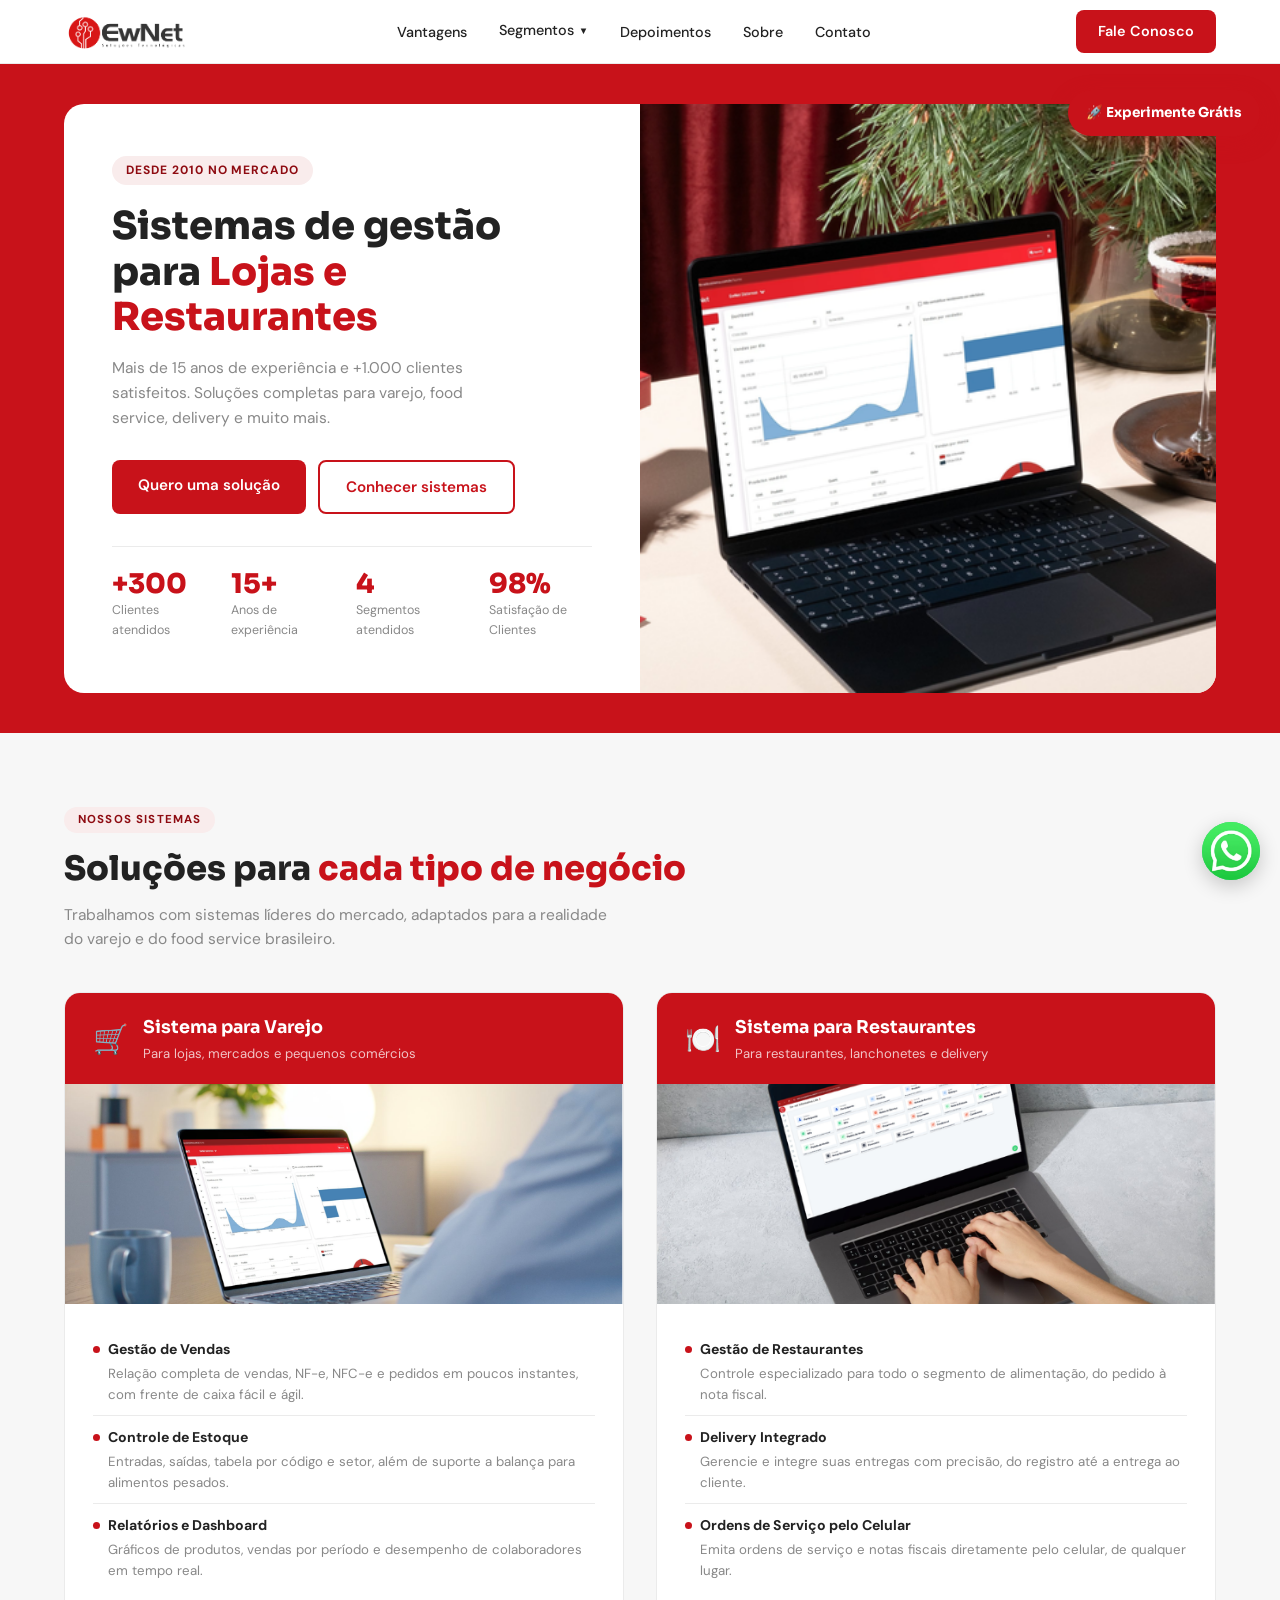
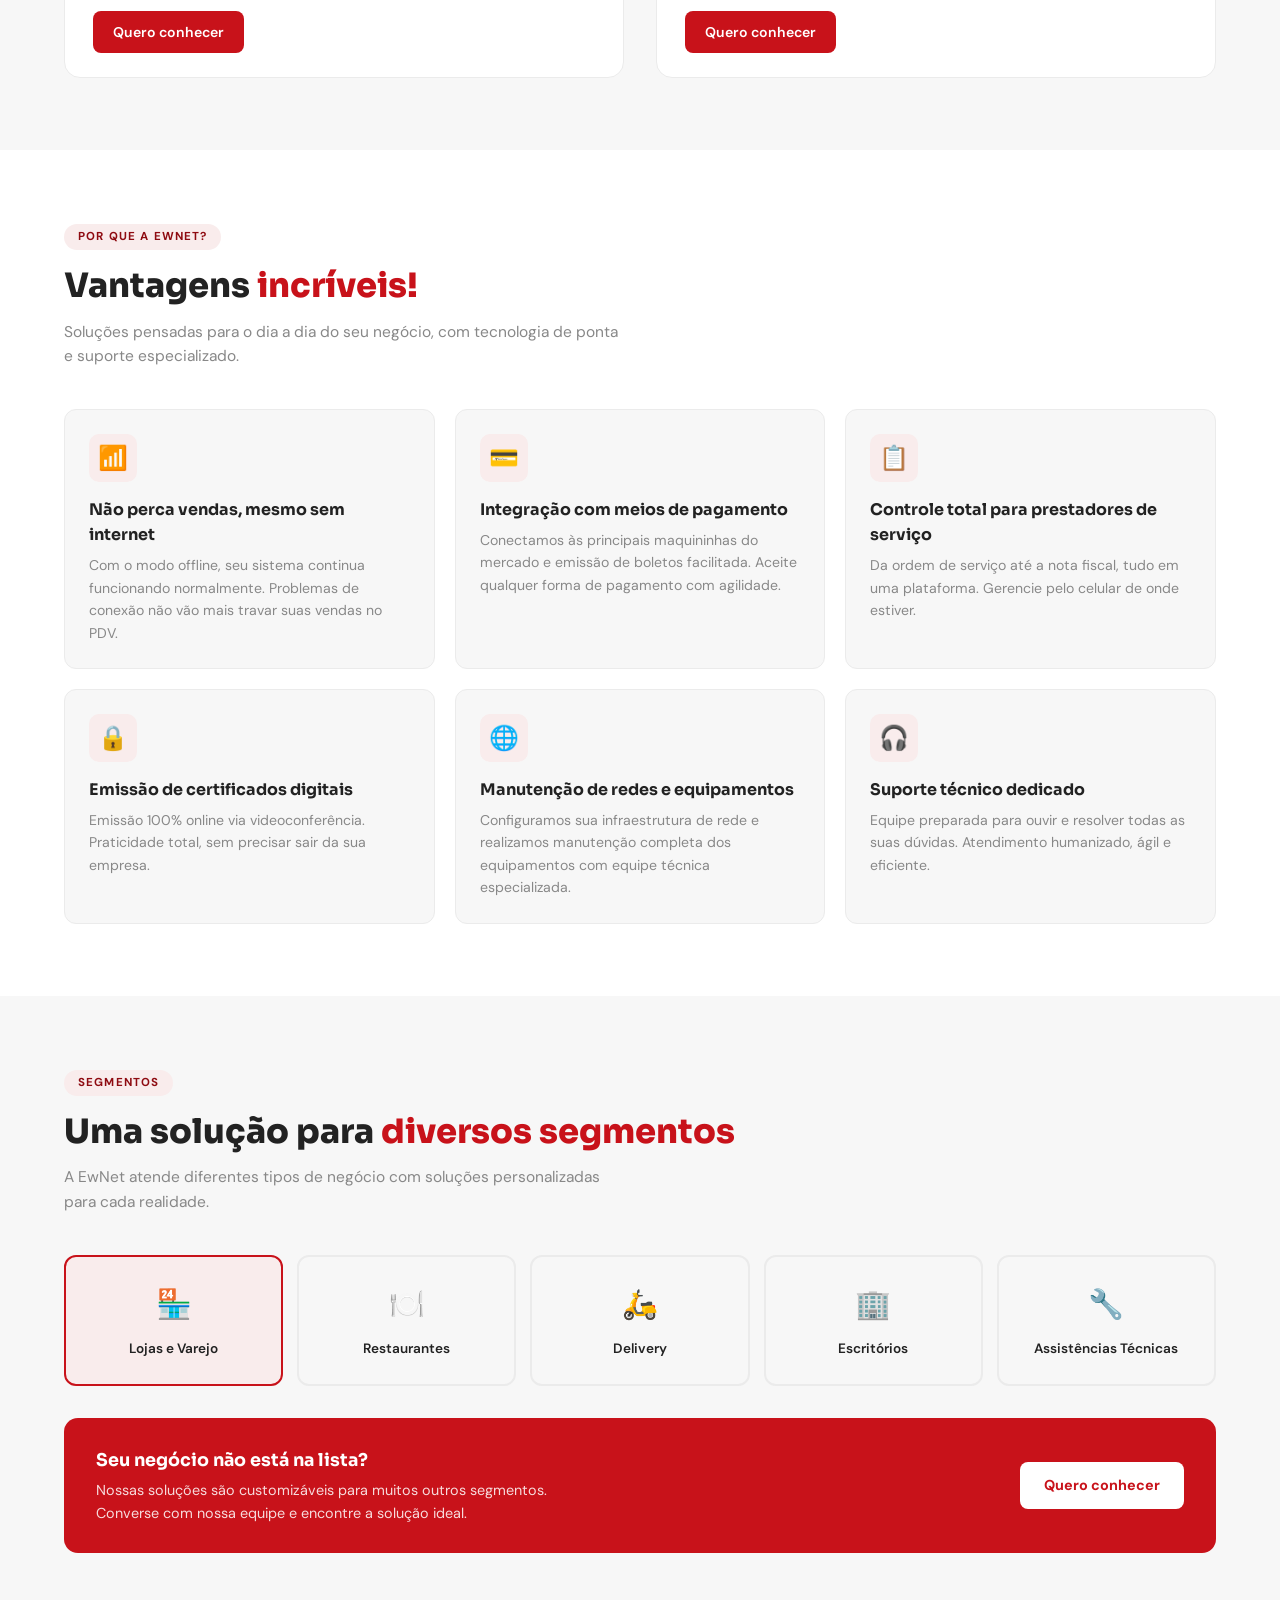
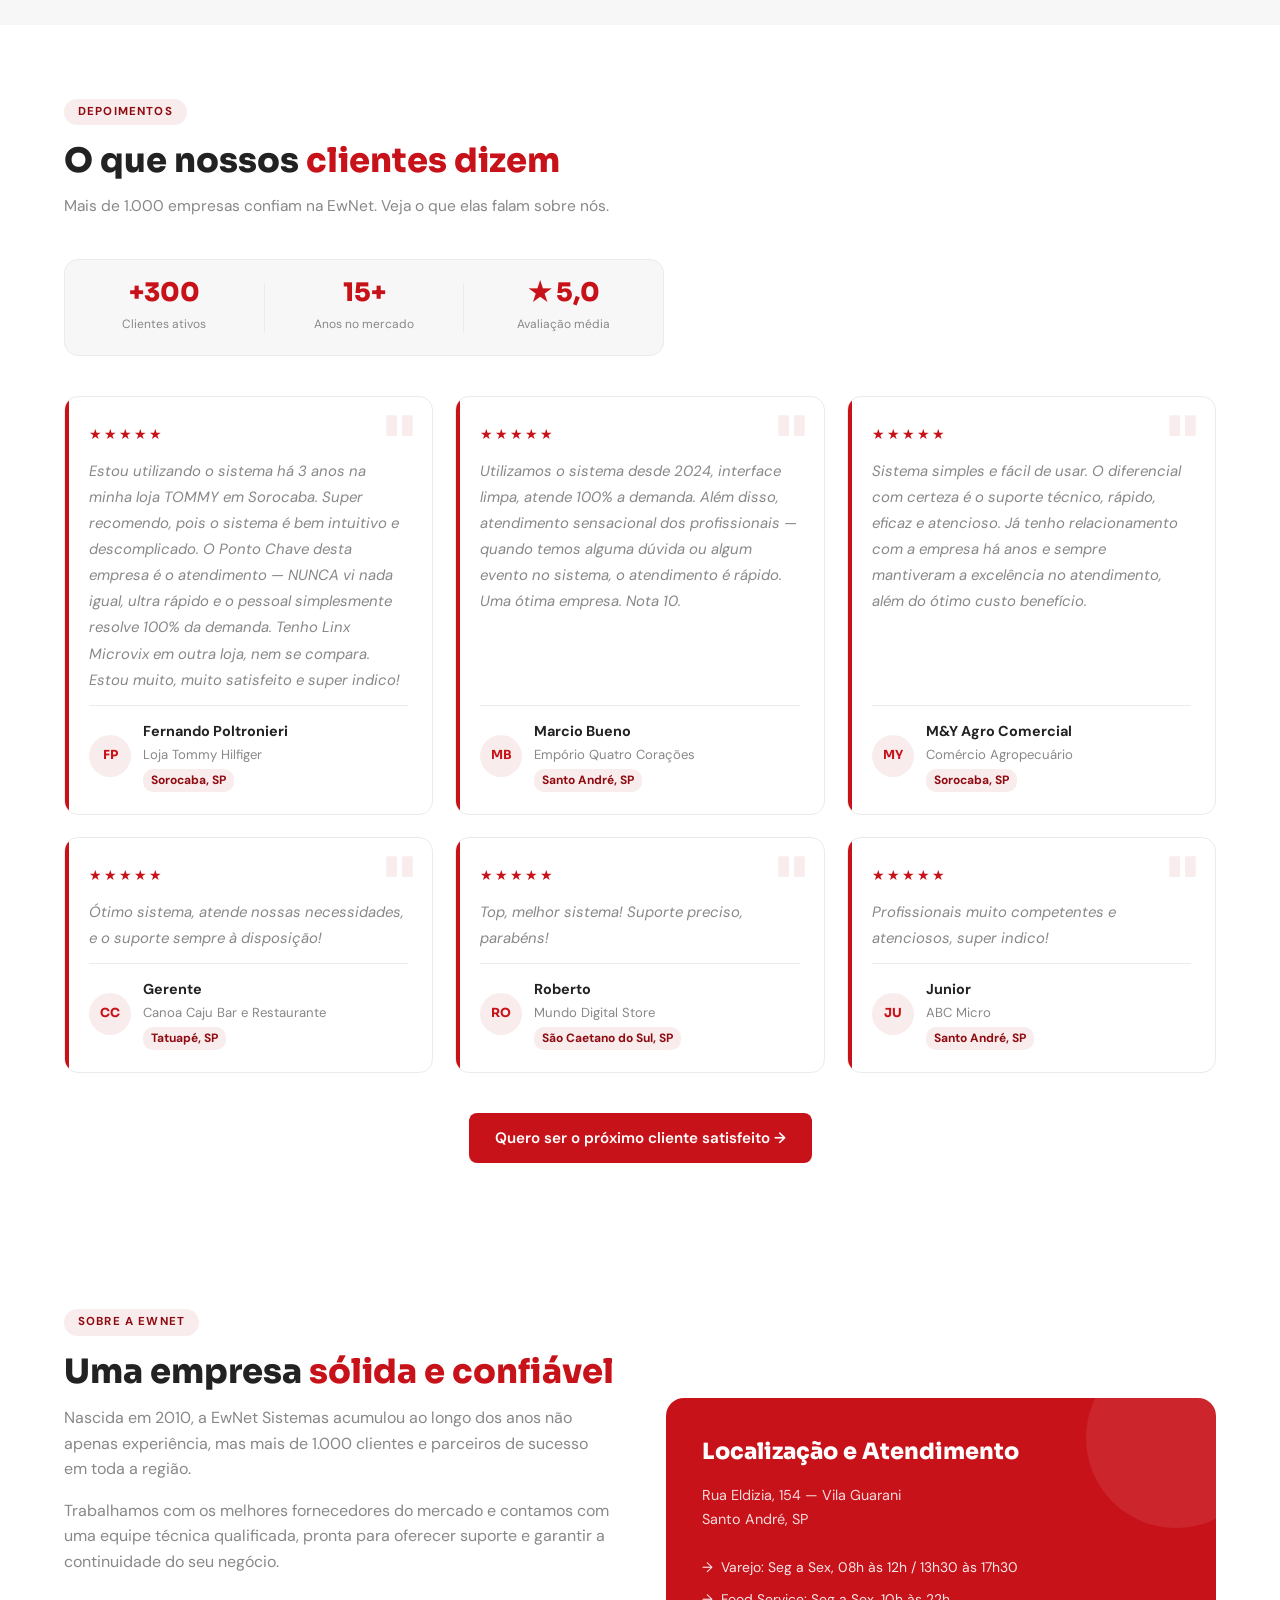
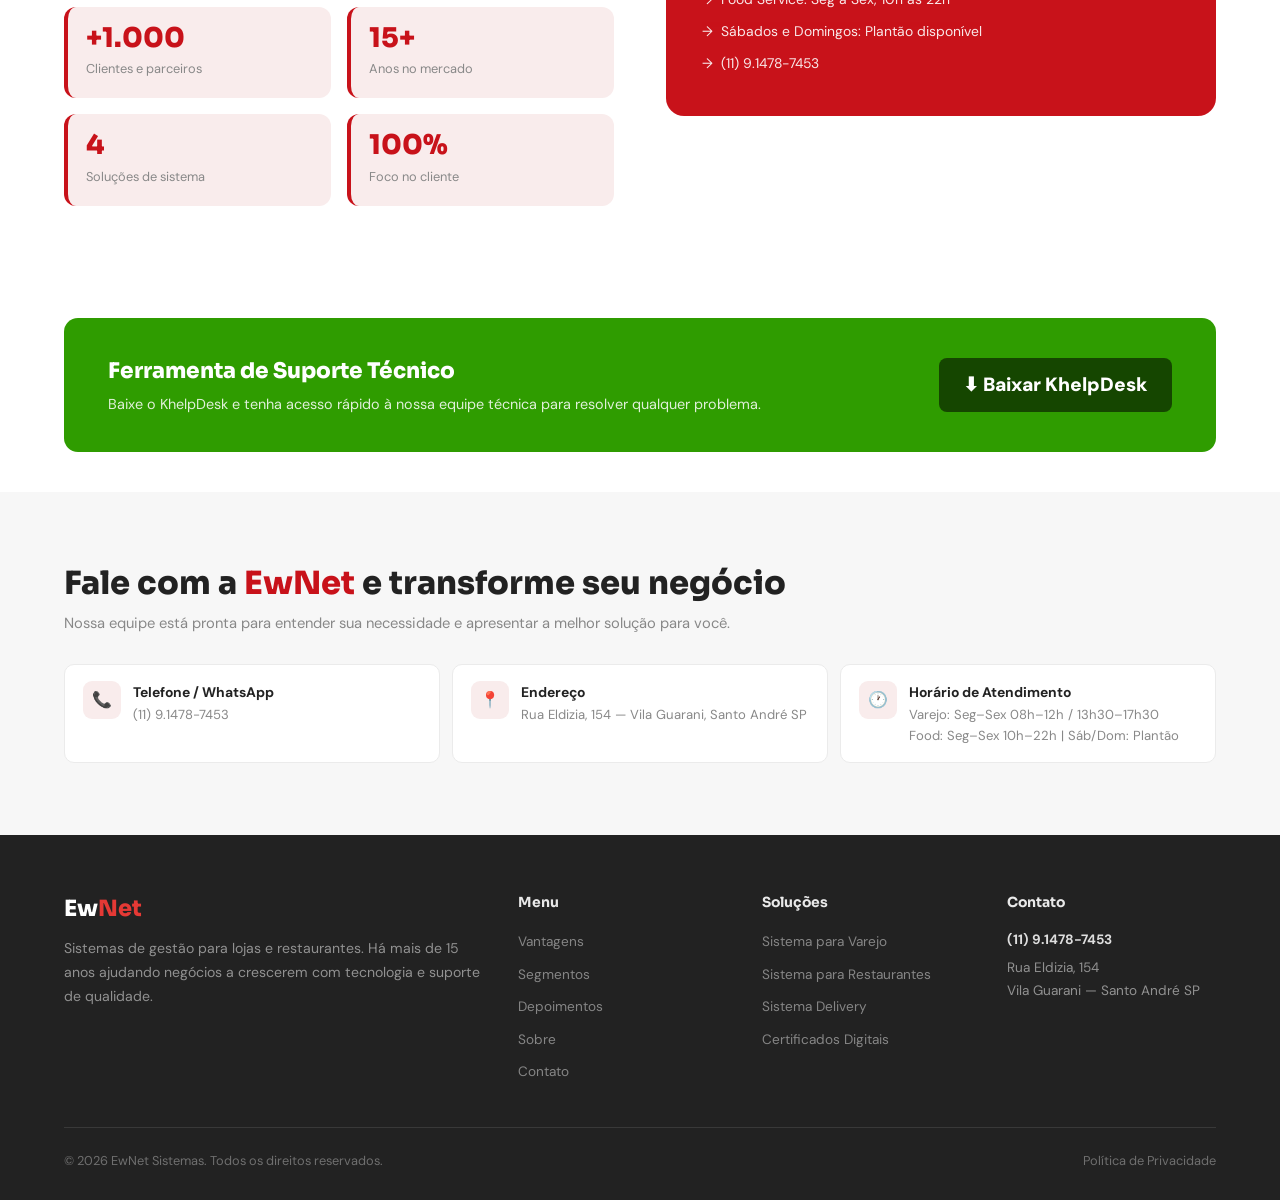
<file: index.html>
<!doctype html>
<html lang="pt-BR">
  <head>
    <meta charset="UTF-8" />
    <meta name="viewport" content="width=device-width, initial-scale=1.0" />
    <title>EwNet Sistemas</title>
    <link
      href="https://fonts.googleapis.com/css2?family=Sora:wght@400;600;700;800&family=DM+Sans:wght@400;500&display=swap"
      rel="stylesheet"
    />
    <link rel="stylesheet" href="./css/base.css" />
    <link rel="stylesheet" href="./css/components.css" />
    <link rel="stylesheet" href="./css/sections.css" />
    <link rel="stylesheet" href="./css/responsive.css" />

    <link
      rel="shortcut icon"
      href="./assets/icons/logo.ico"
      type="image/x-icon"
    />
  </head>
  <body>
    <!-- Botão Experimente Grátis -->
    <a
      href="https://www.velosistema.com.br/experimente-gratis/ewnet"
      class="btn-experimente"
      target="_blank"
      aria-label="Experimente grátis"
    >
      🚀 Experimente Grátis
    </a>

    <!-- Header/Navbar -->
    <nav>
      <a href="./index.html" class="nav-logo">
        <img
          src="./assets/images/logo/NewLogoColorido.png"
          alt="Logo EwNet"
          onerror="this.style.display = 'none'"
        />
      </a>
      <ul class="nav-links">
        <li><a href="#vantagens">Vantagens</a></li>
        <li class="dropdown">
          <a href="#segmentos" class="dropdown-toggle"
            >Segmentos <span class="arrow">▼</span></a
          >
          <ul class="dropdown-menu">
            <li><a href="./pages/varejo.html">Varejo</a></li>
            <li><a href="./pages/restaurante.html">Restaurante</a></li>
            <li><a href="./pages/delivery.html">Delivery</a></li>
            <li><a href="./pages/certificado.html">Certificado Digital</a></li>
          </ul>
        </li>
        <li><a href="#depoimentos">Depoimentos</a></li>
        <li><a href="#sobre">Sobre</a></li>
        <li><a href="#contato">Contato</a></li>
      </ul>
      <a href="#contato" class="nav-cta">Fale Conosco</a>
      <button class="hamburger" aria-label="Menu">
        <span></span><span></span><span></span>
      </button>
    </nav>

    <!-- Hero Inicial -->
    <div class="hero-section">
      <div class="hero-card">
        <div class="hero-text">
          <span class="hero-badge animate">Desde 2010 no mercado</span>
          <h1 class="animate delay-1">
            Sistemas de gestão para <em>Lojas e Restaurantes</em>
          </h1>
          <p class="animate delay-2">
            Mais de 15 anos de experiência e +1.000 clientes satisfeitos.
            Soluções completas para varejo, food service, delivery e muito mais.
          </p>
          <div class="hero-ctas animate delay-3">
            <a href="#contato" class="btn-primary">Quero uma solução</a>
            <a href="#sistemas" class="btn-outline">Conhecer sistemas</a>
          </div>
          <div class="hero-stats">
            <div>
              <strong class="hero-stat-num">+300</strong>
              <span class="hero-stat-label">Clientes atendidos</span>
            </div>
            <div>
              <strong class="hero-stat-num">15+</strong>
              <span class="hero-stat-label">Anos de experiência</span>
            </div>
            <div>
              <strong class="hero-stat-num">4</strong>
              <span class="hero-stat-label">Segmentos atendidos</span>
            </div>
            <div>
              <strong class="hero-stat-num">98%</strong>
              <span class="hero-stat-label">Satisfação de Clientes</span>
            </div>
          </div>
        </div>
        <div class="hero-img">
          <img
            src="assets/images/mockups/mockup1.png"
            alt="EwNet Sistemas em uso"
          />
        </div>
      </div>
    </div>

    <!-- Sessão de Principais Sistemas -->
    <section class="sistemas-section" id="sistemas">
      <div class="section-inner">
        <span class="section-label">Nossos Sistemas</span>
        <h2 class="section-title">
          Soluções para <em>cada tipo de negócio</em>
        </h2>
        <p class="section-sub">
          Trabalhamos com sistemas líderes do mercado, adaptados para a
          realidade do varejo e do food service brasileiro.
        </p>

        <div class="sistemas-grid">
          <!-- Varejo -->
          <div class="sistema-bloco">
            <div class="sistema-header">
              <span class="sys-icon">🛒</span>
              <div>
                <h3>Sistema para Varejo</h3>
                <p>Para lojas, mercados e pequenos comércios</p>
              </div>
            </div>
            <div class="sistema-img-wrap">
              <img
                src="assets/images/mockups/mockup2.png"
                alt="Sistema de módulos de varejo"
              />
            </div>
            <div class="sistema-body">
              <div class="sistema-recurso">
                <h4>Gestão de Vendas</h4>
                <p>
                  Relação completa de vendas, NF-e, NFC-e e pedidos em poucos
                  instantes, com frente de caixa fácil e ágil.
                </p>
              </div>
              <div class="sistema-recurso">
                <h4>Controle de Estoque</h4>
                <p>
                  Entradas, saídas, tabela por código e setor, além de suporte a
                  balança para alimentos pesados.
                </p>
              </div>
              <div class="sistema-recurso">
                <h4>Relatórios e Dashboard</h4>
                <p>
                  Gráficos de produtos, vendas por período e desempenho de
                  colaboradores em tempo real.
                </p>
              </div>
              <a href="./pages/varejo.html" class="btn-primary">Quero conhecer</a>
            </div>
          </div>
          <!-- Restaurante -->
          <div class="sistema-bloco">
            <div class="sistema-header">
              <span class="sys-icon">🍽️</span>
              <div>
                <h3>Sistema para Restaurantes</h3>
                <p>Para restaurantes, lanchonetes e delivery</p>
              </div>
            </div>
            <div class="sistema-img-wrap">
              <img
                src="assets/images/mockups/mockup3.png"
                alt="Sistema food service em uso"
              />
            </div>
            <div class="sistema-body">
              <div class="sistema-recurso">
                <h4>Gestão de Restaurantes</h4>
                <p>
                  Controle especializado para todo o segmento de alimentação, do
                  pedido à nota fiscal.
                </p>
              </div>
              <div class="sistema-recurso">
                <h4>Delivery Integrado</h4>
                <p>
                  Gerencie e integre suas entregas com precisão, do registro até
                  a entrega ao cliente.
                </p>
              </div>
              <div class="sistema-recurso">
                <h4>Ordens de Serviço pelo Celular</h4>
                <p>
                  Emita ordens de serviço e notas fiscais diretamente pelo
                  celular, de qualquer lugar.
                </p>
              </div>
              <a href="pages/restaurante.html" class="btn-primary"
                >Quero conhecer</a
              >
            </div>
          </div>
        </div>
      </div>
    </section>

    <!-- Vantagens -->
    <section id="vantagens">
      <div class="section-inner">
        <span class="section-label">Por que a EwNet?</span>
        <h2 class="section-title">Vantagens <em>incríveis!</em></h2>
        <p class="section-sub">
          Soluções pensadas para o dia a dia do seu negócio, com tecnologia de
          ponta e suporte especializado.
        </p>
        <div class="vantagens-grid">
          <div class="vantagem-card">
            <div class="vantagem-icon">📶</div>
            <h3>Não perca vendas, mesmo sem internet</h3>
            <p>
              Com o modo offline, seu sistema continua funcionando normalmente.
              Problemas de conexão não vão mais travar suas vendas no PDV.
            </p>
          </div>
          <div class="vantagem-card">
            <div class="vantagem-icon">💳</div>
            <h3>Integração com meios de pagamento</h3>
            <p>
              Conectamos às principais maquininhas do mercado e emissão de
              boletos facilitada. Aceite qualquer forma de pagamento com
              agilidade.
            </p>
          </div>
          <div class="vantagem-card">
            <div class="vantagem-icon">📋</div>
            <h3>Controle total para prestadores de serviço</h3>
            <p>
              Da ordem de serviço até a nota fiscal, tudo em uma plataforma.
              Gerencie pelo celular de onde estiver.
            </p>
          </div>
          <div class="vantagem-card">
            <div class="vantagem-icon">🔒</div>
            <h3>Emissão de certificados digitais</h3>
            <p>
              Emissão 100% online via videoconferência. Praticidade total, sem
              precisar sair da sua empresa.
            </p>
          </div>
          <div class="vantagem-card">
            <div class="vantagem-icon">🌐</div>
            <h3>Manutenção de redes e equipamentos</h3>
            <p>
              Configuramos sua infraestrutura de rede e realizamos manutenção
              completa dos equipamentos com equipe técnica especializada.
            </p>
          </div>
          <div class="vantagem-card">
            <div class="vantagem-icon">🎧</div>
            <h3>Suporte técnico dedicado</h3>
            <p>
              Equipe preparada para ouvir e resolver todas as suas dúvidas.
              Atendimento humanizado, ágil e eficiente.
            </p>
          </div>
        </div>
      </div>
    </section>

    <!-- Segmentos -->
    <section id="segmentos" class="segmentos-section">
      <div class="section-inner">
        <span class="section-label">Segmentos</span>
        <h2 class="section-title">
          Uma solução para <em>diversos segmentos</em>
        </h2>
        <p class="section-sub">
          A EwNet atende diferentes tipos de negócio com soluções personalizadas
          para cada realidade.
        </p>
        <div class="seg-grid">
          <div class="seg-card active">
            <span class="seg-icon" href="./pages/varejo.html">🏪</span
            ><span>Lojas e Varejo</span>
          </div>
          <div class="seg-card">
            <span class="seg-icon">🍽️</span><span>Restaurantes</span>
          </div>
          <div class="seg-card">
            <span class="seg-icon">🛵</span><span>Delivery</span>
          </div>
          <div class="seg-card">
            <span class="seg-icon">🏢</span><span>Escritórios</span>
          </div>
          <div class="seg-card">
            <span class="seg-icon">🔧</span><span>Assistências Técnicas</span>
          </div>
        </div>
        <div class="seg-cta-box">
          <div>
            <strong>Seu negócio não está na lista?</strong>
            <p>
              Nossas soluções são customizáveis para muitos outros segmentos.
              Converse com nossa equipe e encontre a solução ideal.
            </p>
          </div>
          <a href="#contato" class="btn-white">Quero conhecer</a>
        </div>
      </div>
    </section>

    <!-- Depoimentos -->
    <section id="depoimentos">
      <div class="section-inner">
        <span class="section-label">Depoimentos</span>
        <h2 class="section-title">O que nossos <em>clientes dizem</em></h2>
        <p class="section-sub">
          Mais de 1.000 empresas confiam na EwNet. Veja o que elas falam sobre
          nós.
        </p>

        <div class="dep-stats-row">
          <div class="dep-stat-item">
            <strong class="dep-stat-num">+300</strong>
            <span class="dep-stat-lbl">Clientes ativos</span>
          </div>
          <div class="dep-stat-divider"></div>
          <div class="dep-stat-item">
            <strong class="dep-stat-num">15+</strong>
            <span class="dep-stat-lbl">Anos no mercado</span>
          </div>
          <div class="dep-stat-divider"></div>
          <div class="dep-stat-item">
            <strong class="dep-stat-num">★ 5,0</strong>
            <span class="dep-stat-lbl">Avaliação média</span>
          </div>
        </div>

        <div class="dep-grid">
          <div class="dep-card">
            <div class="dep-card-accent"></div>
            <div class="dep-quote-mark">"</div>
            <div class="dep-stars">
              <span class="dep-star">★</span><span class="dep-star">★</span>
              <span class="dep-star">★</span><span class="dep-star">★</span>
              <span class="dep-star">★</span>
            </div>
            <p class="dep-text">
              Estou utilizando o sistema há 3 anos na minha loja TOMMY em
              Sorocaba. Super recomendo, pois o sistema é bem intuitivo e
              descomplicado. O Ponto Chave desta empresa é o atendimento — NUNCA
              vi nada igual, ultra rápido e o pessoal simplesmente resolve 100%
              da demanda. Tenho Linx Microvix em outra loja, nem se compara.
              Estou muito, muito satisfeito e super indico!
            </p>
            <div class="dep-author">
              <div class="dep-avatar">FP</div>
              <div class="dep-author-info">
                <span class="dep-name">Fernando Poltronieri</span>
                <span class="dep-biz">Loja Tommy Hilfiger</span>
                <span class="dep-city">Sorocaba, SP</span>
              </div>
            </div>
          </div>

          <div class="dep-card">
            <div class="dep-card-accent"></div>
            <div class="dep-quote-mark">"</div>
            <div class="dep-stars">
              <span class="dep-star">★</span><span class="dep-star">★</span>
              <span class="dep-star">★</span><span class="dep-star">★</span>
              <span class="dep-star">★</span>
            </div>
            <p class="dep-text">
              Utilizamos o sistema desde 2024, interface limpa, atende 100% a
              demanda. Além disso, atendimento sensacional dos profissionais —
              quando temos alguma dúvida ou algum evento no sistema, o
              atendimento é rápido. Uma ótima empresa. Nota 10.
            </p>
            <div class="dep-author">
              <div class="dep-avatar">MB</div>
              <div class="dep-author-info">
                <span class="dep-name">Marcio Bueno</span>
                <span class="dep-biz">Empório Quatro Corações</span>
                <span class="dep-city">Santo André, SP</span>
              </div>
            </div>
          </div>

          <div class="dep-card">
            <div class="dep-card-accent"></div>
            <div class="dep-quote-mark">"</div>
            <div class="dep-stars">
              <span class="dep-star">★</span><span class="dep-star">★</span>
              <span class="dep-star">★</span><span class="dep-star">★</span>
              <span class="dep-star">★</span>
            </div>
            <p class="dep-text">
              Sistema simples e fácil de usar. O diferencial com certeza é o
              suporte técnico, rápido, eficaz e atencioso. Já tenho
              relacionamento com a empresa há anos e sempre mantiveram a
              excelência no atendimento, além do ótimo custo benefício.
            </p>
            <div class="dep-author">
              <div class="dep-avatar">MY</div>
              <div class="dep-author-info">
                <span class="dep-name">M&amp;Y Agro Comercial</span>
                <span class="dep-biz">Comércio Agropecuário</span>
                <span class="dep-city">Sorocaba, SP</span>
              </div>
            </div>
          </div>

          <div class="dep-card">
            <div class="dep-card-accent"></div>
            <div class="dep-quote-mark">"</div>
            <div class="dep-stars">
              <span class="dep-star">★</span><span class="dep-star">★</span>
              <span class="dep-star">★</span><span class="dep-star">★</span>
              <span class="dep-star">★</span>
            </div>
            <p class="dep-text">
              Ótimo sistema, atende nossas necessidades, e o suporte sempre à
              disposição!
            </p>
            <div class="dep-author">
              <div class="dep-avatar">CC</div>
              <div class="dep-author-info">
                <span class="dep-name">Gerente</span>
                <span class="dep-biz">Canoa Caju Bar e Restaurante</span>
                <span class="dep-city">Tatuapé, SP</span>
              </div>
            </div>
          </div>

          <div class="dep-card">
            <div class="dep-card-accent"></div>
            <div class="dep-quote-mark">"</div>
            <div class="dep-stars">
              <span class="dep-star">★</span><span class="dep-star">★</span>
              <span class="dep-star">★</span><span class="dep-star">★</span>
              <span class="dep-star">★</span>
            </div>
            <p class="dep-text">
              Top, melhor sistema! Suporte preciso, parabéns!
            </p>
            <div class="dep-author">
              <div class="dep-avatar">RO</div>
              <div class="dep-author-info">
                <span class="dep-name">Roberto</span>
                <span class="dep-biz">Mundo Digital Store</span>
                <span class="dep-city">São Caetano do Sul, SP</span>
              </div>
            </div>
          </div>

          <div class="dep-card">
            <div class="dep-card-accent"></div>
            <div class="dep-quote-mark">"</div>
            <div class="dep-stars">
              <span class="dep-star">★</span><span class="dep-star">★</span>
              <span class="dep-star">★</span><span class="dep-star">★</span>
              <span class="dep-star">★</span>
            </div>
            <p class="dep-text">
              Profissionais muito competentes e atenciosos, super indico!
            </p>
            <div class="dep-author">
              <div class="dep-avatar">JU</div>
              <div class="dep-author-info">
                <span class="dep-name">Junior</span>
                <span class="dep-biz">ABC Micro</span>
                <span class="dep-city">Santo André, SP</span>
              </div>
            </div>
          </div>
        </div>

        <div class="dep-cta">
          <a href="#contato" class="btn-primary"
            >Quero ser o próximo cliente satisfeito →</a
          >
        </div>
      </div>
    </section>

    <!-- Sobre a Empresa -->
    <section id="sobre">
      <div class="section-inner">
        <div class="sobre-inner">
          <div class="sobre-text">
            <span class="section-label">Sobre a EwNet</span>
            <h2 class="section-title">
              Uma empresa <em>sólida e confiável</em>
            </h2>
            <p>
              Nascida em 2010, a EwNet Sistemas acumulou ao longo dos anos não
              apenas experiência, mas mais de 1.000 clientes e parceiros de
              sucesso em toda a região.
            </p>
            <p>
              Trabalhamos com os melhores fornecedores do mercado e contamos com
              uma equipe técnica qualificada, pronta para oferecer suporte e
              garantir a continuidade do seu negócio.
            </p>
            <div class="sobre-nums">
              <div class="sobre-num-box">
                <strong>+1.000</strong><span>Clientes e parceiros</span>
              </div>
              <div class="sobre-num-box">
                <strong>15+</strong><span>Anos no mercado</span>
              </div>
              <div class="sobre-num-box">
                <strong>4</strong><span>Soluções de sistema</span>
              </div>
              <div class="sobre-num-box">
                <strong>100%</strong><span>Foco no cliente</span>
              </div>
            </div>
          </div>
          <div class="sobre-visual">
            <h3>Localização e Atendimento</h3>
            <p>Rua Eldizia, 154 — Vila Guarani<br />Santo André, SP</p>
            <ul class="sobre-list">
              <li>Varejo: Seg a Sex, 08h às 12h / 13h30 às 17h30</li>
              <li>Food Service: Seg a Sex, 10h às 22h</li>
              <li>Sábados e Domingos: Plantão disponível</li>
              <li>(11) 9.1478-7453</li>
            </ul>
          </div>
        </div>
      </div>
    </section>

    <!-- Link de Download - KhelpDesk -->
    <section class="suporte-section">
      <div class="suporte-banner">
        <div>
          <h3>Ferramenta de Suporte Técnico</h3>
          <p>
            Baixe o KhelpDesk e tenha acesso rápido à nossa equipe técnica para
            resolver qualquer problema.
          </p>
        </div>
        <a
          href="https://painel.khelpdesk.com/ws/public/api/v1/clients/download/khd695bb0f4559d5908068272978/exe/200"
          class="btn-green"
        >
          ⬇ Baixar KhelpDesk
        </a>
      </div>
    </section>

    <!-- Contato -->
    <section id="contato" class="contato-section">
      <div class="section-inner">
        <div class="contato-info">
          <h2>Fale com a <em>EwNet</em> e transforme seu negócio</h2>
          <p>
            Nossa equipe está pronta para entender sua necessidade e apresentar
            a melhor solução para você.
          </p>
          <div class="contato-cards">
            <div class="form-info-card">
              <div class="form-info-icon">📞</div>
              <div>
                <h4>Telefone / WhatsApp</h4>
                <p>(11) 9.1478-7453 &nbsp;</p>
              </div>
            </div>
            <div class="form-info-card">
              <div class="form-info-icon">📍</div>
              <div>
                <h4>Endereço</h4>
                <p>Rua Eldizia, 154 — Vila Guarani, Santo André SP</p>
              </div>
            </div>
            <div class="form-info-card">
              <div class="form-info-icon">🕐</div>
              <div>
                <h4>Horário de Atendimento</h4>
                <p>
                  Varejo: Seg–Sex 08h–12h / 13h30–17h30<br />Food: Seg–Sex
                  10h–22h | Sáb/Dom: Plantão
                </p>
              </div>
            </div>
          </div>
        </div>
      </div>
    </section>

    <!-- Rodapé -->
    <footer>
      <div class="footer-grid">
        <div>
          <span class="footer-logo">Ew<em>Net</em></span>
          <p>
            Sistemas de gestão para lojas e restaurantes. Há mais de 15 anos
            ajudando negócios a crescerem com tecnologia e suporte de qualidade.
          </p>
        </div>
        <div>
          <h4>Menu</h4>
          <ul>
            <li><a href="#vantagens">Vantagens</a></li>
            <li><a href="#segmentos">Segmentos</a></li>
            <li><a href="#depoimentos">Depoimentos</a></li>
            <li><a href="#sobre">Sobre</a></li>
            <li><a href="#contato">Contato</a></li>
          </ul>
        </div>
        <div>
          <h4>Soluções</h4>
          <ul>
            <li><a href="./pages/varejo.html">Sistema para Varejo</a></li>
            <li>
              <a href="pages/restaurante.html">Sistema para Restaurantes</a>
            </li>
            <li><a href="./pages/delivery.html">Sistema Delivery</a></li>
            <li><a href="./pages/certificado-digital.html">Certificados Digitais</a></li>
          </ul>
        </div>
        <div class="footer-contact">
          <h4>Contato</h4>
          <p><strong>(11) 9.1478-7453</strong></p>
          <p>Rua Eldizia, 154<br />Vila Guarani — Santo André SP</p>
        </div>
      </div>
      <div class="footer-bottom">
        <p>© 2026 EwNet Sistemas. Todos os direitos reservados.</p>
        <a href="#">Política de Privacidade</a>
      </div>
    </footer>

    <!-- Link de WhatsApp -->
    <a
      href="https://wa.me/5511914787453"
      class="whatsapp-float"
      target="_blank"
      aria-label="Fale conosco no WhatsApp"
    >
      <img src="./assets/images/logo/whatsapp.png" alt="" />
    </a>

    <script type="module" src="./js/main.js"></script>
  </body>
</html>
</file>
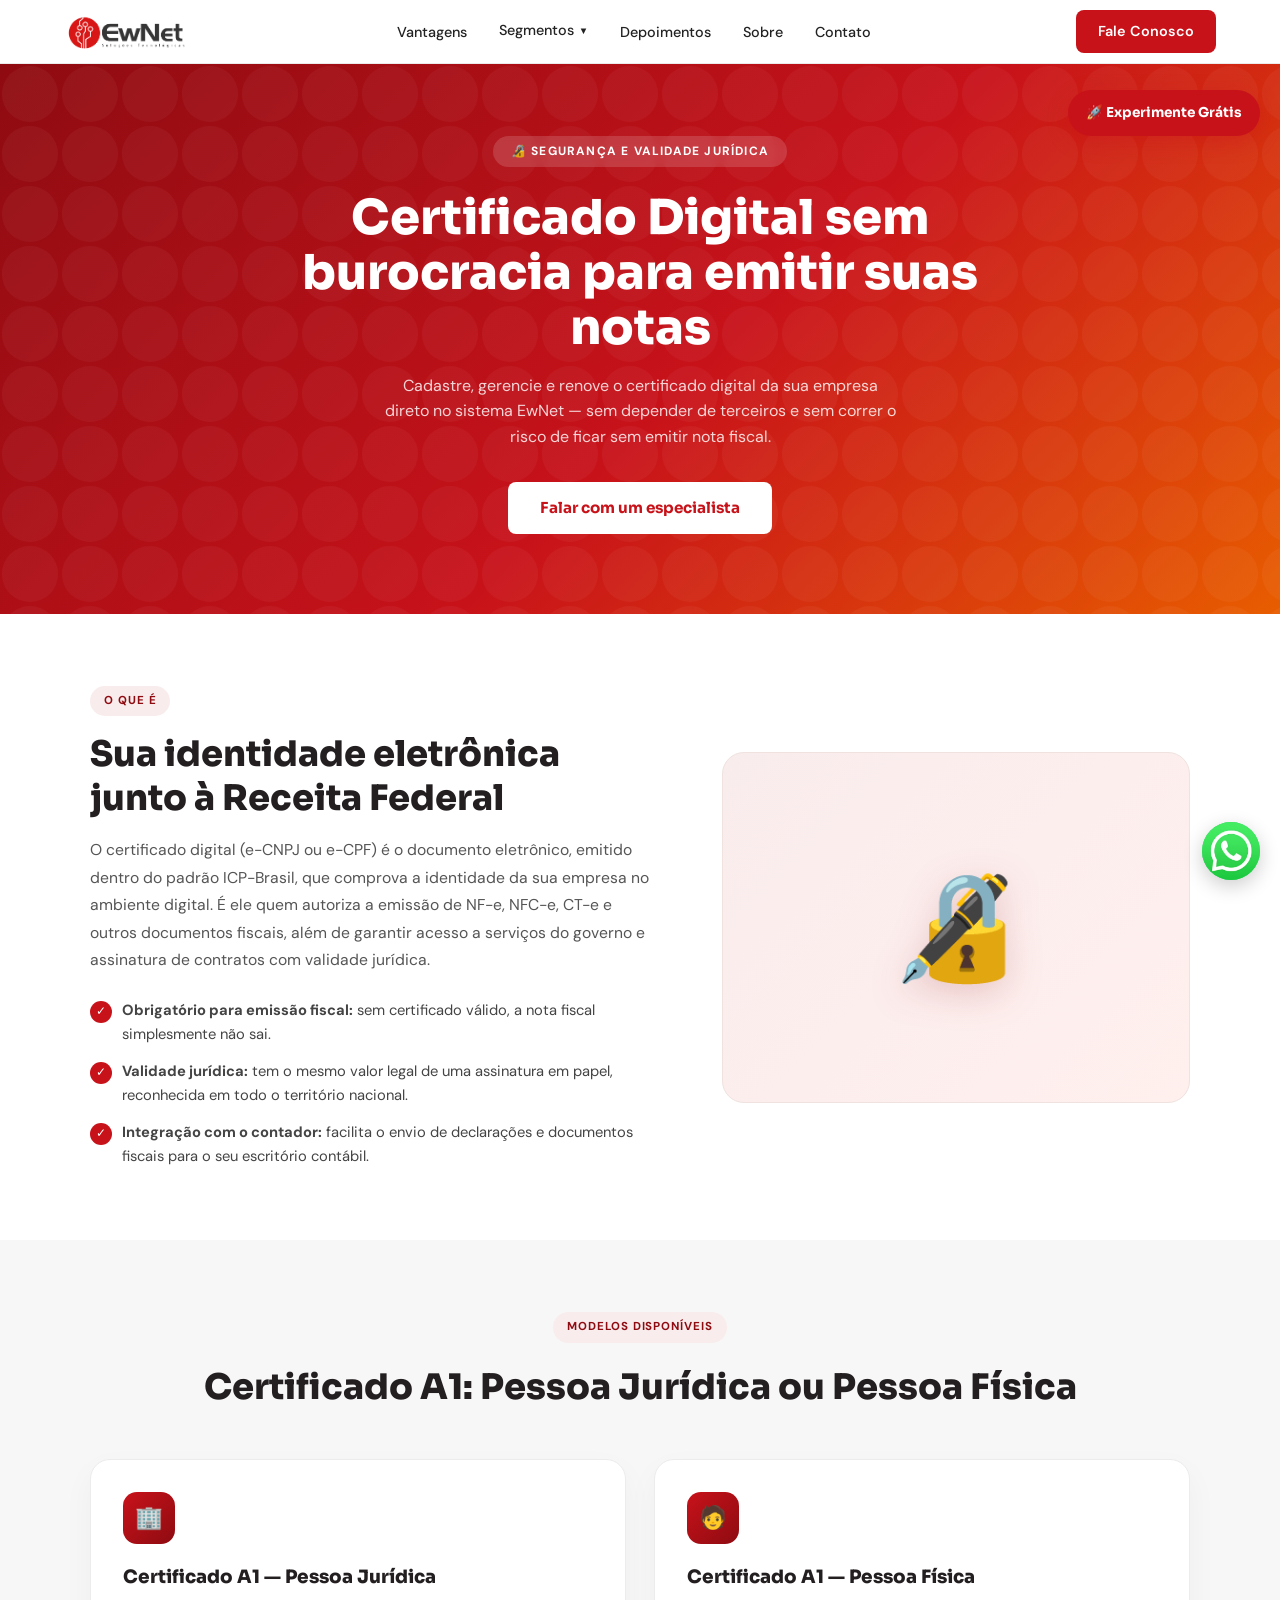
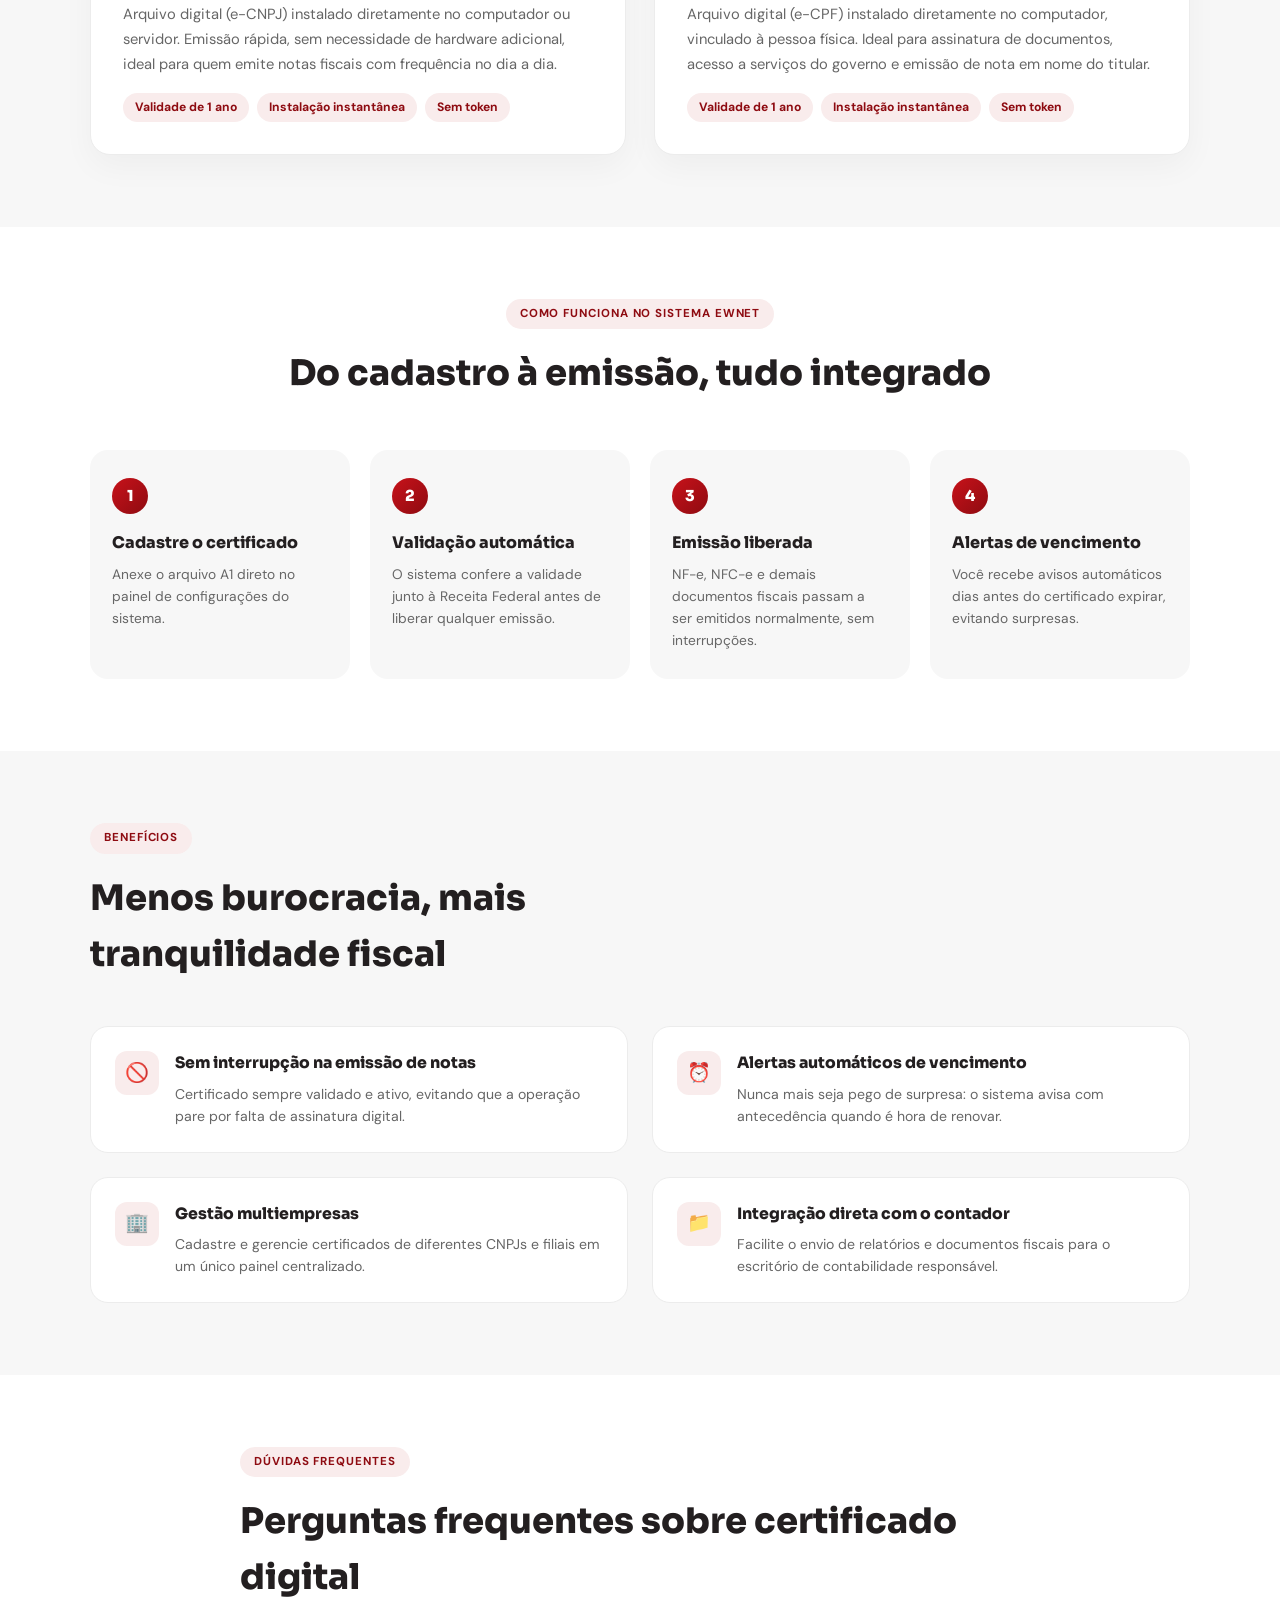
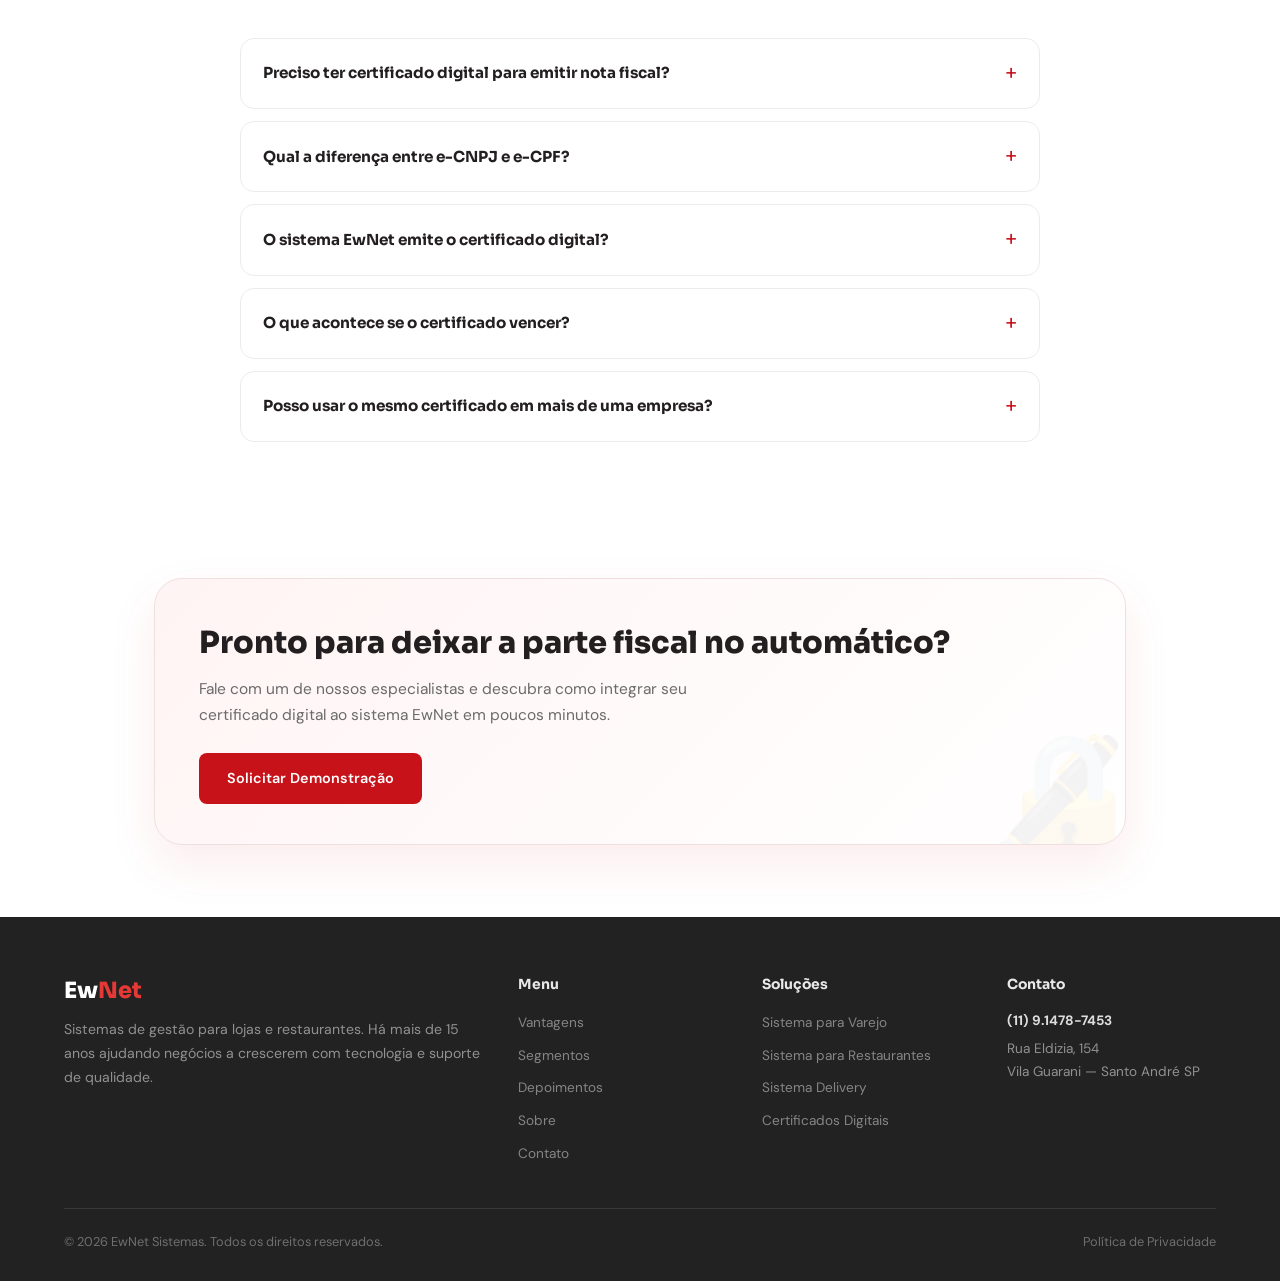
<file: pages/certificado.html>
<!doctype html>
<html lang="pt-BR">
  <head>
    <meta charset="UTF-8" />
    <meta name="viewport" content="width=device-width, initial-scale=1.0" />
    <title>EwNet Sistemas | Certificado Digital</title>

    <link rel="preconnect" href="https://fonts.googleapis.com" />
    <link rel="preconnect" href="https://fonts.gstatic.com" crossorigin />
    <link
      href="https://fonts.googleapis.com/css2?family=Sora:wght@400;600;700;800&family=DM+Sans:wght@400;500;600&display=swap"
      rel="stylesheet"
    />
    <link rel="stylesheet" href="../css/base.css" />
    <link rel="stylesheet" href="../css/components.css" />
    <link rel="stylesheet" href="../css/certificado.css" />
    <link rel="stylesheet" href="../css/responsive.css" />
  </head>
  <body>
    <!-- ── BOTÃO FIXO EXPERIMENTE ── -->
    <a
      href="https://www.velosistema.com.br/experimente-gratis/ewnet"
      class="btn-experimente"
      target="_blank"
      aria-label="Experimente grátis"
    >
      🚀 Experimente Grátis
    </a>

    <!-- ── NAV ── -->
    <nav>
      <a href="../index.html" class="nav-logo">
        <img
          src="../assets/images/logo/NewLogoColorido.png"
          alt="Logo EwNet"
          onerror="this.style.display = 'none'"
        />
      </a>
      <ul class="nav-links">
        <li><a href="../index.html#vantagens">Vantagens</a></li>
        <li class="dropdown">
          <a href="../index.html#segmentos" class="dropdown-toggle"
            >Segmentos <span class="arrow">▼</span></a
          >
          <ul class="dropdown-menu">
            <li><a href="./varejo.html">Varejo</a></li>
            <li><a href="./restaurante.html">Restaurante</a></li>
            <li><a href="./delivery.html">Delivery</a></li>
          </ul>
        </li>
        <li><a href="../index.html#depoimentos">Depoimentos</a></li>
        <li><a href="../index.html#sobre">Sobre</a></li>
        <li><a href="../index.html#contato">Contato</a></li>
      </ul>
      <a href="../index.html#contato" class="nav-cta">Fale Conosco</a>
      <button class="hamburger" aria-label="Menu">
        <span></span><span></span><span></span>
      </button>
    </nav>

    <!-- ── HERO ── -->
    <section class="hero-func">
      <div class="hero-func-inner">
        <div class="hero-func-badge">🔏 Segurança e validade jurídica</div>
        <h1>Certificado Digital sem burocracia para emitir suas notas</h1>
        <p>
          Cadastre, gerencie e renove o certificado digital da sua empresa
          direto no sistema EwNet — sem depender de terceiros e sem correr o
          risco de ficar sem emitir nota fiscal.
        </p>
        <a
          href="../index.html#contato"
          class="hero-func-cta"
        >
          Falar com um especialista
        </a>
      </div>
    </section>

    <!-- ── O QUE É ── -->
    <section class="cert-intro">
      <div class="cert-intro-inner">
        <div class="cert-intro-text">
          <span class="label-pill">O que é</span>
          <h2>Sua identidade eletrônica junto à Receita Federal</h2>
          <p>
            O certificado digital (e-CNPJ ou e-CPF) é o documento eletrônico,
            emitido dentro do padrão ICP-Brasil, que comprova a identidade da
            sua empresa no ambiente digital. É ele quem autoriza a emissão de
            NF-e, NFC-e, CT-e e outros documentos fiscais, além de garantir
            acesso a serviços do governo e assinatura de contratos com
            validade jurídica.
          </p>
          <ul class="cert-checklist">
            <li>
              <span class="check-dot">✓</span>
              <span
                ><strong>Obrigatório para emissão fiscal:</strong> sem
                certificado válido, a nota fiscal simplesmente não sai.</span
              >
            </li>
            <li>
              <span class="check-dot">✓</span>
              <span
                ><strong>Validade jurídica:</strong> tem o mesmo valor legal
                de uma assinatura em papel, reconhecida em todo o
                território nacional.</span
              >
            </li>
            <li>
              <span class="check-dot">✓</span>
              <span
                ><strong>Integração com o contador:</strong> facilita o envio
                de declarações e documentos fiscais para o seu
                escritório contábil.</span
              >
            </li>
          </ul>
        </div>
        <div class="cert-intro-visual">
          <div class="cert-intro-visual-icon" aria-hidden="true">🔏</div>
        </div>
      </div>
    </section>

    <!-- ── TIPOS DE CERTIFICADO ── -->
    <section class="cert-types">
      <div class="cert-types-inner">
        <span class="label-pill">Modelos disponíveis</span>
        <h2>Certificado A1: Pessoa Jurídica ou Pessoa Física</h2>
        <div class="cert-types-grid">
          <div class="cert-type-card">
            <div class="cert-type-icon">🏢</div>
            <h3>Certificado A1 — Pessoa Jurídica</h3>
            <p>
              Arquivo digital (e-CNPJ) instalado diretamente no computador ou
              servidor. Emissão rápida, sem necessidade de hardware
              adicional, ideal para quem emite notas fiscais com frequência
              no dia a dia.
            </p>
            <div class="cert-type-tags">
              <span>Validade de 1 ano</span>
              <span>Instalação instantânea</span>
              <span>Sem token</span>
            </div>
          </div>
          <div class="cert-type-card">
            <div class="cert-type-icon">🧑</div>
            <h3>Certificado A1 — Pessoa Física</h3>
            <p>
              Arquivo digital (e-CPF) instalado diretamente no computador,
              vinculado à pessoa física. Ideal para assinatura de
              documentos, acesso a serviços do governo e emissão de nota em
              nome do titular.
            </p>
            <div class="cert-type-tags">
              <span>Validade de 1 ano</span>
              <span>Instalação instantânea</span>
              <span>Sem token</span>
            </div>
          </div>
        </div>
      </div>
    </section>

    <!-- ── COMO FUNCIONA NO SISTEMA ── -->
    <section class="cert-workflow">
      <div class="cert-workflow-inner">
        <span class="label-pill">Como funciona no sistema EwNet</span>
        <h2>Do cadastro à emissão, tudo integrado</h2>
        <div class="cert-steps">
          <div class="cert-step">
            <div class="cert-step-number">1</div>
            <h4>Cadastre o certificado</h4>
            <p>
              Anexe o arquivo A1 direto no painel de configurações do
              sistema.
            </p>
          </div>
          <div class="cert-step">
            <div class="cert-step-number">2</div>
            <h4>Validação automática</h4>
            <p>
              O sistema confere a validade junto à Receita Federal antes de
              liberar qualquer emissão.
            </p>
          </div>
          <div class="cert-step">
            <div class="cert-step-number">3</div>
            <h4>Emissão liberada</h4>
            <p>
              NF-e, NFC-e e demais documentos fiscais passam a ser emitidos
              normalmente, sem interrupções.
            </p>
          </div>
          <div class="cert-step">
            <div class="cert-step-number">4</div>
            <h4>Alertas de vencimento</h4>
            <p>
              Você recebe avisos automáticos dias antes do certificado
              expirar, evitando surpresas.
            </p>
          </div>
        </div>
      </div>
    </section>

    <!-- ── BENEFÍCIOS ── -->
    <section class="cert-benefits">
      <div class="cert-benefits-inner">
        <span class="label-pill">Benefícios</span>
        <h2>Menos burocracia, mais tranquilidade fiscal</h2>
        <div class="cert-benefits-grid">
          <div class="cert-benefit-item">
            <div class="cert-benefit-icon">🚫</div>
            <div>
              <h4>Sem interrupção na emissão de notas</h4>
              <p>
                Certificado sempre validado e ativo, evitando que a operação
                pare por falta de assinatura digital.
              </p>
            </div>
          </div>
          <div class="cert-benefit-item">
            <div class="cert-benefit-icon">⏰</div>
            <div>
              <h4>Alertas automáticos de vencimento</h4>
              <p>
                Nunca mais seja pego de surpresa: o sistema avisa com
                antecedência quando é hora de renovar.
              </p>
            </div>
          </div>
          <div class="cert-benefit-item">
            <div class="cert-benefit-icon">🏢</div>
            <div>
              <h4>Gestão multiempresas</h4>
              <p>
                Cadastre e gerencie certificados de diferentes CNPJs e
                filiais em um único painel centralizado.
              </p>
            </div>
          </div>
          <div class="cert-benefit-item">
            <div class="cert-benefit-icon">📁</div>
            <div>
              <h4>Integração direta com o contador</h4>
              <p>
                Facilite o envio de relatórios e documentos fiscais para o
                escritório de contabilidade responsável.
              </p>
            </div>
          </div>
        </div>
      </div>
    </section>

    <!-- ── FAQ ── -->
    <section class="cert-faq">
      <div class="cert-faq-inner">
        <span class="label-pill">Dúvidas frequentes</span>
        <h2>Perguntas frequentes sobre certificado digital</h2>

        <details class="cert-faq-item">
          <summary>Preciso ter certificado digital para emitir nota fiscal?</summary>
          <p>
            Sim. A emissão de NF-e, NFC-e e outros documentos fiscais
            eletrônicos exige um certificado digital válido, dentro do
            padrão ICP-Brasil, vinculado ao CNPJ da empresa.
          </p>
        </details>

        <details class="cert-faq-item">
          <summary>Qual a diferença entre e-CNPJ e e-CPF?</summary>
          <p>
            O e-CNPJ é vinculado à pessoa jurídica e usado para as
            obrigações fiscais da empresa. Já o e-CPF é vinculado à pessoa
            física e costuma ser usado para assinatura de documentos e
            acesso a serviços em nome do titular.
          </p>
        </details>

        <details class="cert-faq-item">
          <summary>O sistema EwNet emite o certificado digital?</summary>
          <p>
            O EwNet não emite o certificado, mas integra o seu certificado
            A1 já existente (Pessoa Jurídica ou Pessoa Física) diretamente
            ao sistema, cuidando da validação, do cadastro e dos alertas de
            vencimento.
          </p>
        </details>

        <details class="cert-faq-item">
          <summary>O que acontece se o certificado vencer?</summary>
          <p>
            Com o certificado vencido, a emissão de documentos fiscais
            eletrônicos é bloqueada até que um novo certificado válido seja
            cadastrado. Por isso o sistema envia alertas automáticos antes
            do vencimento.
          </p>
        </details>

        <details class="cert-faq-item">
          <summary>Posso usar o mesmo certificado em mais de uma empresa?</summary>
          <p>
            O certificado é vinculado a um CNPJ ou CPF específico. Para
            múltiplas empresas, é necessário um certificado para cada CNPJ,
            todos gerenciáveis dentro do mesmo painel multiempresas.
          </p>
        </details>
      </div>
    </section>

    <!-- ── CTA FINAL ── -->
    <section class="cert-cta">
      <div class="cert-cta-box">
        <div>
          <h2>Pronto para deixar a parte fiscal no automático?</h2>
          <p>
            Fale com um de nossos especialistas e descubra como integrar seu
            certificado digital ao sistema EwNet em poucos minutos.
          </p>
        </div>
        <div class="cta-buttons">
          <a
            href="../index.html#contato"
            class="nav-cta"
            style="display: inline-block; padding: 14px 28px"
            >Solicitar Demonstração</a
          >
        </div>
      </div>
    </section>

    <!-- ── FOOTER ── -->
    <footer>
      <div class="footer-grid">
        <div>
          <span class="footer-logo">Ew<em>Net</em></span>
          <p>
            Sistemas de gestão para lojas e restaurantes. Há mais de 15 anos
            ajudando negócios a crescerem com tecnologia e suporte de qualidade.
          </p>
        </div>
        <div>
          <h4>Menu</h4>
          <ul>
            <li><a href="../index.html#vantagens">Vantagens</a></li>
            <li><a href="../index.html#segmentos">Segmentos</a></li>
            <li><a href="../index.html#depoimentos">Depoimentos</a></li>
            <li><a href="../index.html#sobre">Sobre</a></li>
            <li><a href="../index.html#contato">Contato</a></li>
          </ul>
        </div>
        <div>
          <h4>Soluções</h4>
          <ul>
            <li><a href="varejo.html">Sistema para Varejo</a></li>
            <li><a href="restaurante.html">Sistema para Restaurantes</a></li>
            <li><a href="delivery.html">Sistema Delivery</a></li>
            <li><a href="certificado-digital.html">Certificados Digitais</a></li>
          </ul>
        </div>
        <div class="footer-contact">
          <h4>Contato</h4>
          <p><strong>(11) 9.1478-7453</strong></p>
          <p>Rua Eldizia, 154<br />Vila Guarani — Santo André SP</p>
        </div>
      </div>
      <div class="footer-bottom">
        <p>© 2026 EwNet Sistemas. Todos os direitos reservados.</p>
        <a href="#">Política de Privacidade</a>
      </div>
    </footer>

    <!-- ── WHATSAPP FLUTUANTE ── -->
    <a
      href="https://wa.me/5511914787453"
      class="whatsapp-float"
      target="_blank"
      aria-label="Fale conosco no WhatsApp"
    >
      <img src="../assets/images/logo/whatsapp.png" alt="" />
    </a>

    <script type="module" src="../js/main.js"></script>
  </body>
</html>
</file>
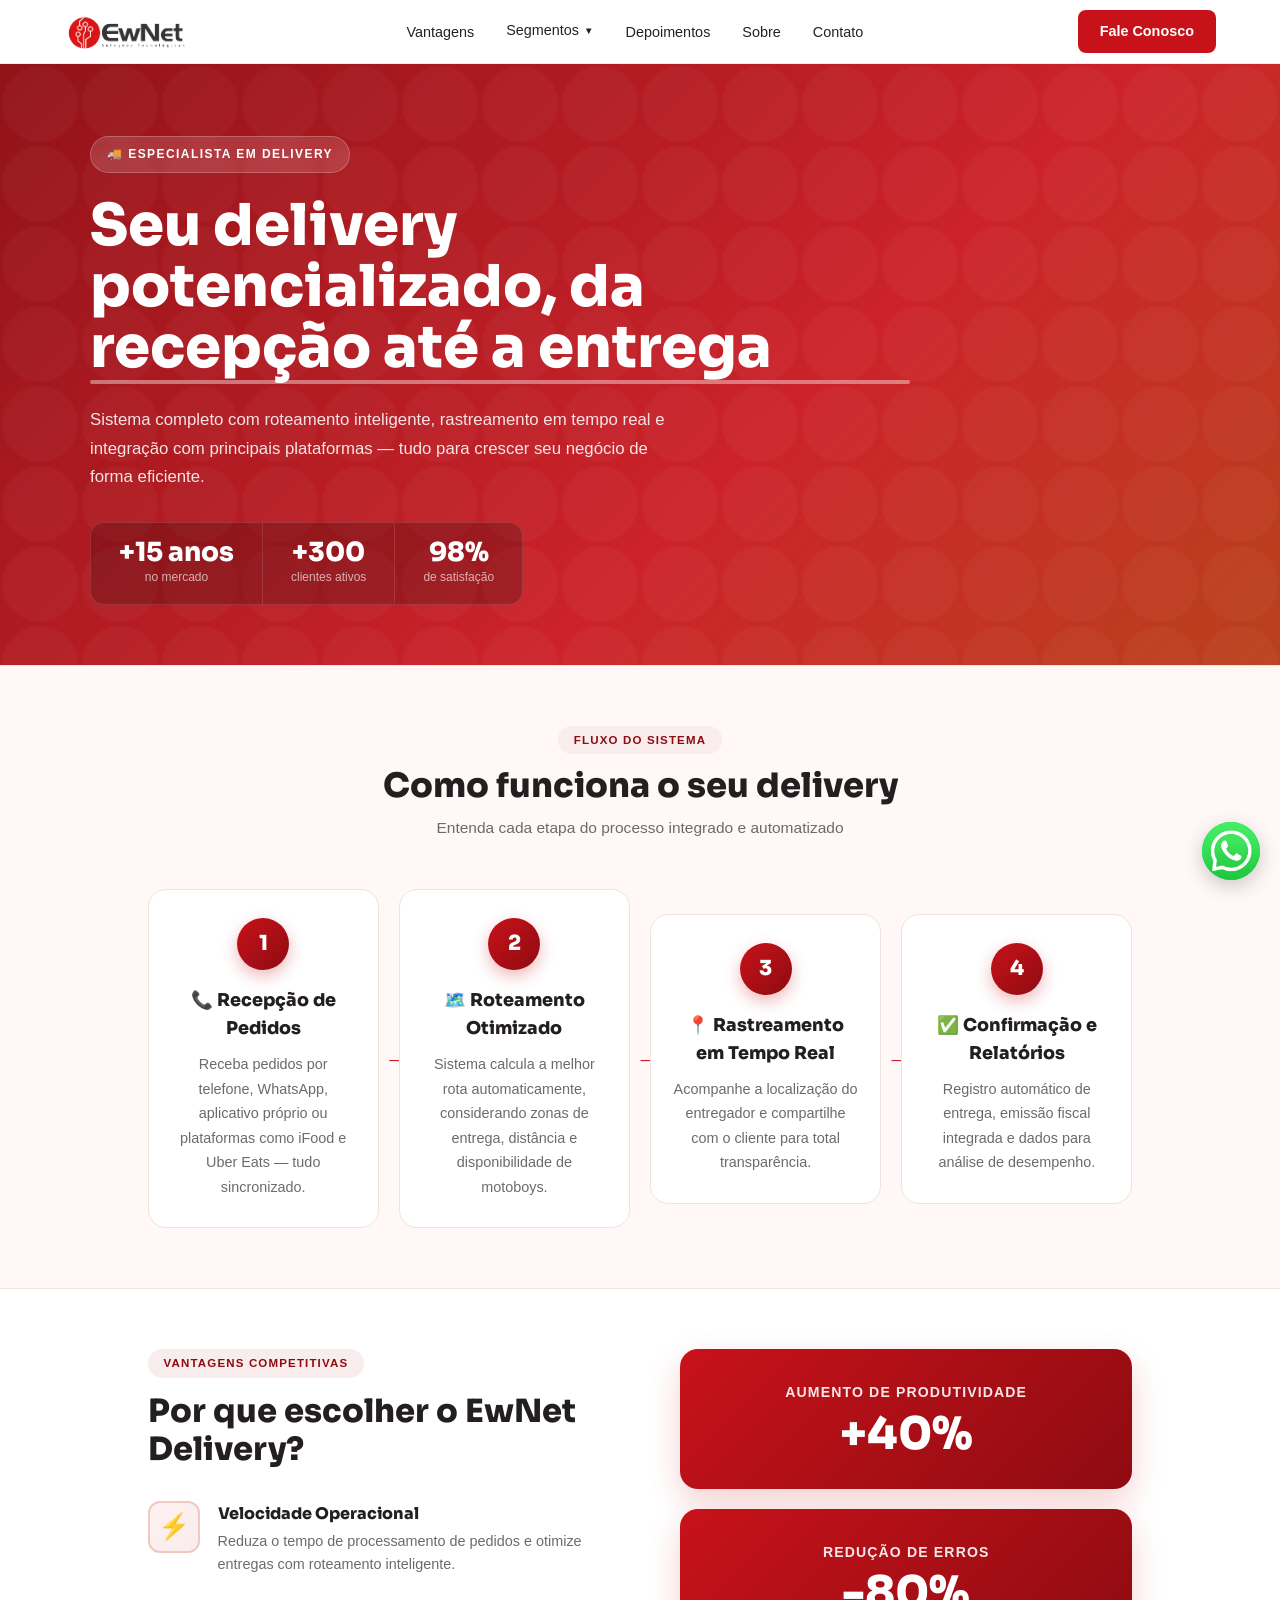
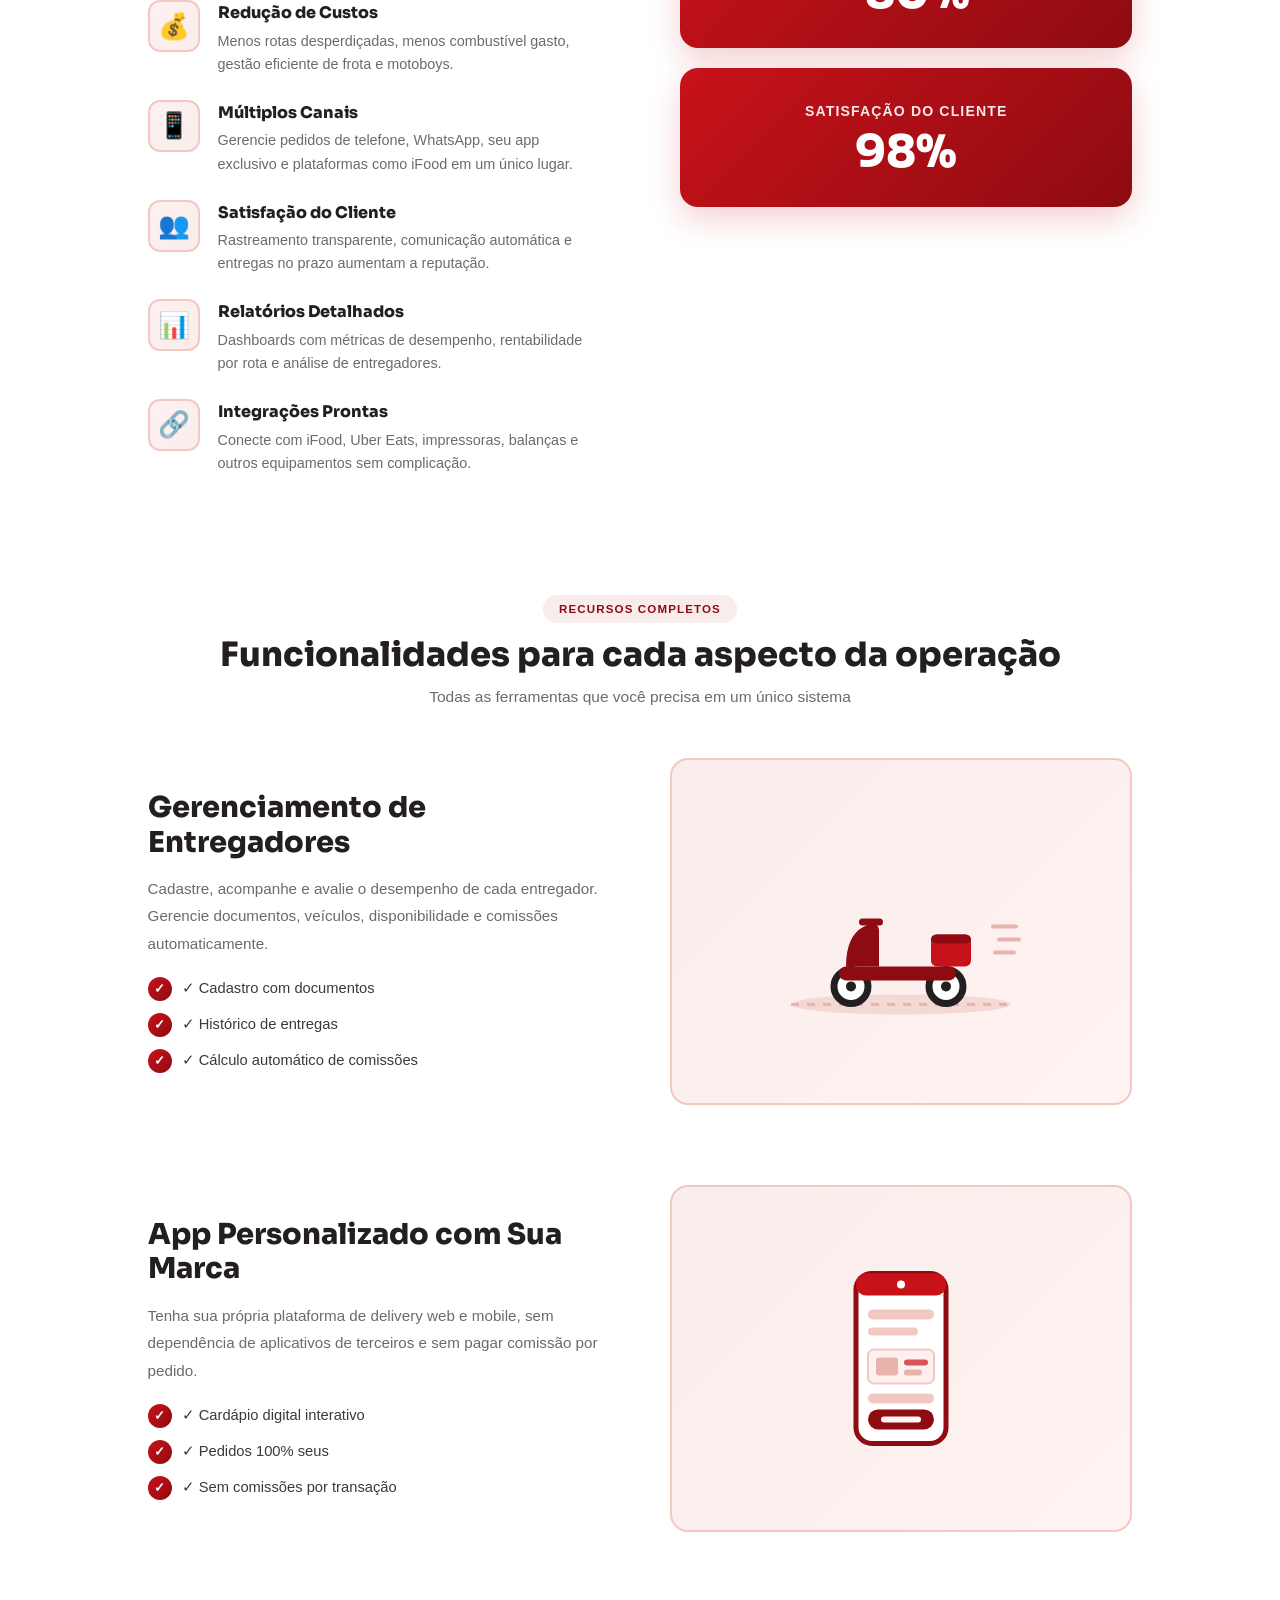
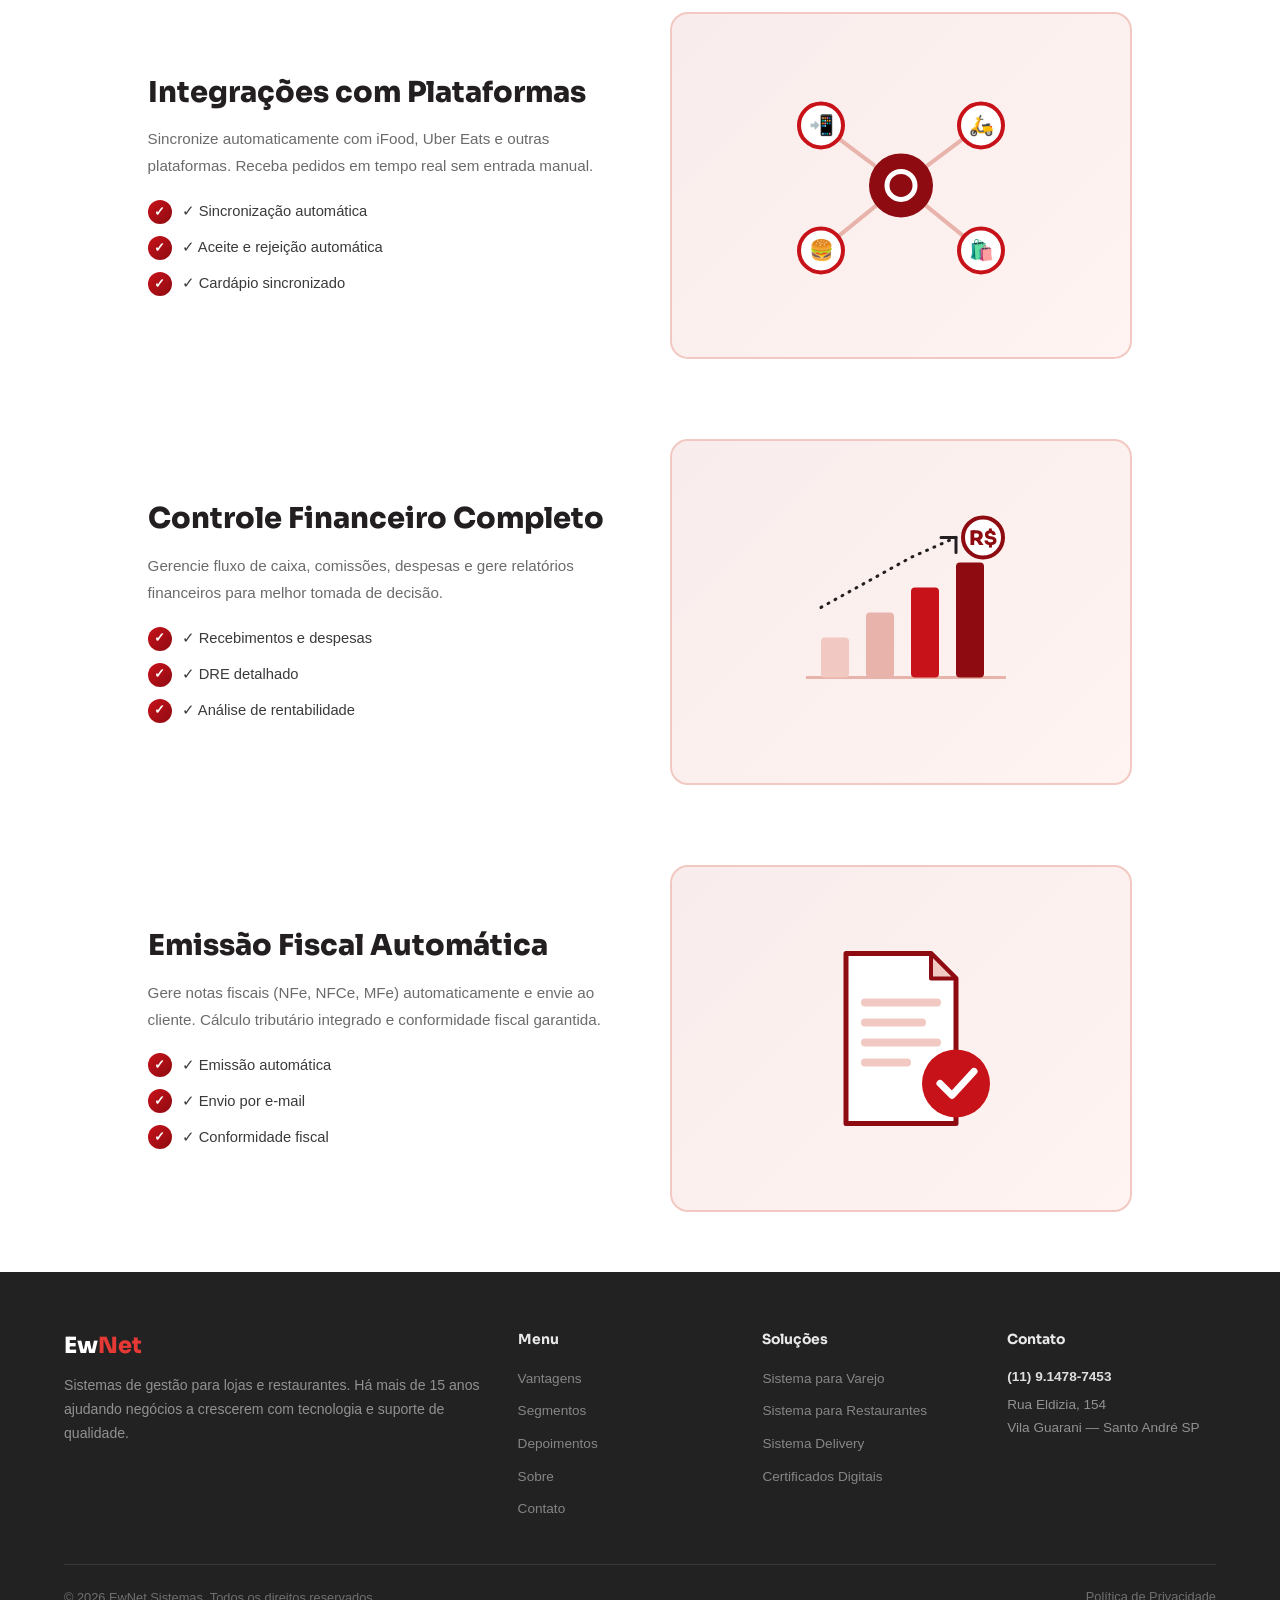
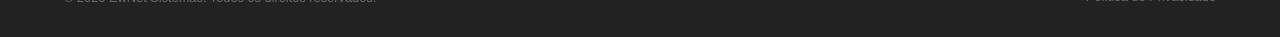
<file: pages/delivery.html>
<!doctype html>
<html lang="pt-BR">
  <head>
    <meta charset="UTF-8" />
    <meta name="viewport" content="width=device-width, initial-scale=1.0" />
    <title>EwNet Sistemas | Delivery</title>

    <link rel="preconnect" href="https://fonts.googleapis.com" />
    <link rel="preconnect" href="https://fonts.gstatic.com" crossorigin />
    <link
      href="https://fonts.googleapis.com/css2?family=Sora:wght@400;600;700;800&family=DM+Sans:wght@400;500;600&display=swap"
      rel="stylesheet"
    />
    <link rel="stylesheet" href="../css/base.css" />
    <link rel="stylesheet" href="../css/components.css" />
    <link rel="stylesheet" href="../css/restaurante.css" />
    <link rel="stylesheet" href="../css/delivery.css" />
    <link rel="stylesheet" href="../css/responsive.css" />
  </head>
  <body>
    <!-- ── NAV ── -->
    <nav>
      <a href="../index.html" class="nav-logo">
        <img
          src="../assets/images/logo/NewLogoColorido.png"
          alt="Logo EwNet"
          onerror="this.style.display = 'none'"
        />
      </a>
      <ul class="nav-links">
        <li><a href="../index.html#vantagens">Vantagens</a></li>
        <li class="dropdown">
          <a href="../index.html#segmentos" class="dropdown-toggle"
            >Segmentos <span class="arrow">▼</span></a
          >
          <ul class="dropdown-menu">
            <li><a href="./varejo.html">Varejo</a></li>
            <li><a href="./restaurante.html">Restaurante</a></li>
            <li><a href="./delivery.html">Delivery</a></li>
          </ul>
        </li>
        <li><a href="../index.html#depoimentos">Depoimentos</a></li>
        <li><a href="../index.html#sobre">Sobre</a></li>
        <li><a href="../index.html#contato">Contato</a></li>
      </ul>
      <a href="../index.html#contato" class="nav-cta">Fale Conosco</a>
      <button class="hamburger" aria-label="Menu">
        <span></span><span></span><span></span>
      </button>
    </nav>

    <main class="restaurant-shell">
      <!-- ── HERO ── -->
      <section class="restaurant-hero">
        <div class="restaurant-hero-inner">
          <span class="restaurant-badge">🚚 Especialista em Delivery</span>
          <h1>
            Seu delivery potencializado, <em>da recepção até a entrega</em>
          </h1>
          <p>
            Sistema completo com roteamento inteligente, rastreamento em tempo
            real e integração com principais plataformas — tudo para crescer seu
            negócio de forma eficiente.
          </p>
          <div class="hero-stats-row">
            <div class="hero-stat">
              <span class="hero-stat-num">+15 anos</span>
              <span class="hero-stat-label">no mercado</span>
            </div>
            <div class="hero-stat">
              <span class="hero-stat-num">+300</span>
              <span class="hero-stat-label">clientes ativos</span>
            </div>
            <div class="hero-stat">
              <span class="hero-stat-num">98%</span>
              <span class="hero-stat-label">de satisfação</span>
            </div>
          </div>
        </div>
      </section>

      <!-- ── COMO FUNCIONA ── -->
      <section class="delivery-how-it-works">
        <div class="container">
          <div class="section-header">
            <span class="label-pill">Fluxo do Sistema</span>
            <h2>Como funciona o seu delivery</h2>
            <p>Entenda cada etapa do processo integrado e automatizado</p>
          </div>

          <div class="workflow-steps">
            <div class="workflow-step">
              <div class="step-number">1</div>
              <div class="step-content">
                <h3>📞 Recepção de Pedidos</h3>
                <p>
                  Receba pedidos por telefone, WhatsApp, aplicativo próprio ou
                  plataformas como iFood e Uber Eats — tudo sincronizado.
                </p>
              </div>
            </div>

            <div class="workflow-arrow">→</div>

            <div class="workflow-step">
              <div class="step-number">2</div>
              <div class="step-content">
                <h3>🗺️ Roteamento Otimizado</h3>
                <p>
                  Sistema calcula a melhor rota automaticamente, considerando
                  zonas de entrega, distância e disponibilidade de motoboys.
                </p>
              </div>
            </div>

            <div class="workflow-arrow">→</div>

            <div class="workflow-step">
              <div class="step-number">3</div>
              <div class="step-content">
                <h3>📍 Rastreamento em Tempo Real</h3>
                <p>
                  Acompanhe a localização do entregador e compartilhe com o
                  cliente para total transparência.
                </p>
              </div>
            </div>

            <div class="workflow-arrow">→</div>

            <div class="workflow-step">
              <div class="step-number">4</div>
              <div class="step-content">
                <h3>✅ Confirmação e Relatórios</h3>
                <p>
                  Registro automático de entrega, emissão fiscal integrada e
                  dados para análise de desempenho.
                </p>
              </div>
            </div>
          </div>
        </div>
      </section>

      <!-- ── POR QUE ESCOLHER ── -->
      <section class="delivery-benefits">
        <div class="container">
          <div class="benefits-grid">
            <div class="benefits-content">
              <span class="label-pill">Vantagens Competitivas</span>
              <h2>Por que escolher o EwNet Delivery?</h2>

              <div class="benefits-list">
                <div class="benefit-item">
                  <div class="benefit-icon">⚡</div>
                  <div>
                    <h4>Velocidade Operacional</h4>
                    <p>
                      Reduza o tempo de processamento de pedidos e otimize
                      entregas com roteamento inteligente.
                    </p>
                  </div>
                </div>

                <div class="benefit-item">
                  <div class="benefit-icon">💰</div>
                  <div>
                    <h4>Redução de Custos</h4>
                    <p>
                      Menos rotas desperdiçadas, menos combustível gasto, gestão
                      eficiente de frota e motoboys.
                    </p>
                  </div>
                </div>

                <div class="benefit-item">
                  <div class="benefit-icon">📱</div>
                  <div>
                    <h4>Múltiplos Canais</h4>
                    <p>
                      Gerencie pedidos de telefone, WhatsApp, seu app exclusivo
                      e plataformas como iFood em um único lugar.
                    </p>
                  </div>
                </div>

                <div class="benefit-item">
                  <div class="benefit-icon">👥</div>
                  <div>
                    <h4>Satisfação do Cliente</h4>
                    <p>
                      Rastreamento transparente, comunicação automática e
                      entregas no prazo aumentam a reputação.
                    </p>
                  </div>
                </div>

                <div class="benefit-item">
                  <div class="benefit-icon">📊</div>
                  <div>
                    <h4>Relatórios Detalhados</h4>
                    <p>
                      Dashboards com métricas de desempenho, rentabilidade por
                      rota e análise de entregadores.
                    </p>
                  </div>
                </div>

                <div class="benefit-item">
                  <div class="benefit-icon">🔗</div>
                  <div>
                    <h4>Integrações Prontas</h4>
                    <p>
                      Conecte com iFood, Uber Eats, impressoras, balanças e
                      outros equipamentos sem complicação.
                    </p>
                  </div>
                </div>
              </div>
            </div>

            <div class="benefits-visual">
              <div class="benefit-box">
                <span class="benefit-highlight">Aumento de Produtividade</span>
                <p class="benefit-number">+40%</p>
              </div>
              <div class="benefit-box">
                <span class="benefit-highlight">Redução de Erros</span>
                <p class="benefit-number">-80%</p>
              </div>
              <div class="benefit-box">
                <span class="benefit-highlight">Satisfação do Cliente</span>
                <p class="benefit-number">98%</p>
              </div>
            </div>
          </div>
        </div>
      </section>

      <!-- ── FUNCIONALIDADES PRINCIPAIS ── -->
      <section class="delivery-features">
        <div class="container">
          <div class="section-header">
            <span class="label-pill">Recursos Completos</span>
            <h2>Funcionalidades para cada aspecto da operação</h2>
            <p>Todas as ferramentas que você precisa em um único sistema</p>
          </div>

          <!-- Feature 1 -->
          <div class="feature-block feature-block-left">
            <div class="feature-text">
              <h3>Gerenciamento de Entregadores</h3>
              <p>
                Cadastre, acompanhe e avalie o desempenho de cada entregador.
                Gerencie documentos, veículos, disponibilidade e comissões
                automaticamente.
              </p>
              <ul class="feature-list">
                <li>✓ Cadastro com documentos</li>
                <li>✓ Histórico de entregas</li>
                <li>✓ Cálculo automático de comissões</li>
              </ul>
            </div>
            <div class="feature-visual">
              <div class="placeholder-box">
                <svg viewBox="0 0 280 210" xmlns="http://www.w3.org/2000/svg">
                  <ellipse
                    cx="140"
                    cy="178"
                    rx="110"
                    ry="10"
                    fill="#f1c9c2"
                    opacity="0.6"
                  />
                  <path
                    d="M30 178 H250"
                    stroke="#e7b3aa"
                    stroke-width="3"
                    stroke-dasharray="8 8"
                  />

                  <line
                    x1="232"
                    y1="100"
                    x2="255"
                    y2="100"
                    stroke="#e7b3aa"
                    stroke-width="4"
                    stroke-linecap="round"
                  />
                  <line
                    x1="238"
                    y1="113"
                    x2="258"
                    y2="113"
                    stroke="#e7b3aa"
                    stroke-width="4"
                    stroke-linecap="round"
                  />
                  <line
                    x1="234"
                    y1="126"
                    x2="253"
                    y2="126"
                    stroke="#e7b3aa"
                    stroke-width="4"
                    stroke-linecap="round"
                  />

                  <circle
                    cx="90"
                    cy="160"
                    r="17"
                    fill="#fff"
                    stroke="#231f20"
                    stroke-width="7"
                  />
                  <circle cx="90" cy="160" r="5" fill="#231f20" />
                  <circle
                    cx="185"
                    cy="160"
                    r="17"
                    fill="#fff"
                    stroke="#231f20"
                    stroke-width="7"
                  />
                  <circle cx="185" cy="160" r="5" fill="#231f20" />

                  <rect
                    x="78"
                    y="140"
                    width="117"
                    height="14"
                    rx="7"
                    fill="#8e0b11"
                  />

                  <path
                    d="M85,140 C85,118 92,103 108,98 C113,96 118,98 118,104 L118,140 Z"
                    fill="#8e0b11"
                  />
                  <rect
                    x="98"
                    y="92"
                    width="24"
                    height="7"
                    rx="3.5"
                    fill="#8e0b11"
                  />

                  <rect
                    x="170"
                    y="108"
                    width="40"
                    height="32"
                    rx="6"
                    fill="#c8121a"
                  />
                  <rect
                    x="170"
                    y="108"
                    width="40"
                    height="9"
                    rx="6"
                    fill="#8e0b11"
                  />
                </svg>
              </div>
            </div>
          </div>

          <!-- Feature 2 -->
          <div class="feature-block feature-block-right">
            <div class="feature-visual">
              <div class="placeholder-box">
                <svg viewBox="0 0 280 210" xmlns="http://www.w3.org/2000/svg">
                  <rect
                    x="95"
                    y="20"
                    width="90"
                    height="170"
                    rx="16"
                    fill="#fff"
                    stroke="#8e0b11"
                    stroke-width="5"
                  />
                  <rect
                    x="95"
                    y="20"
                    width="90"
                    height="22"
                    rx="10"
                    fill="#c8121a"
                  />
                  <circle cx="140" cy="31" r="4" fill="#fff" />
                  <rect
                    x="107"
                    y="56"
                    width="66"
                    height="10"
                    rx="5"
                    fill="#f1c9c2"
                  />
                  <rect
                    x="107"
                    y="74"
                    width="50"
                    height="8"
                    rx="4"
                    fill="#f1c9c2"
                  />
                  <rect
                    x="107"
                    y="96"
                    width="66"
                    height="34"
                    rx="6"
                    fill="#fdf0ee"
                    stroke="#f1c9c2"
                    stroke-width="2"
                  />
                  <rect
                    x="115"
                    y="104"
                    width="22"
                    height="18"
                    rx="3"
                    fill="#e7b3aa"
                  />
                  <rect
                    x="143"
                    y="106"
                    width="24"
                    height="6"
                    rx="3"
                    fill="#c8121a"
                    opacity="0.7"
                  />
                  <rect
                    x="143"
                    y="116"
                    width="18"
                    height="6"
                    rx="3"
                    fill="#e7b3aa"
                  />
                  <rect
                    x="107"
                    y="140"
                    width="66"
                    height="10"
                    rx="5"
                    fill="#f1c9c2"
                  />
                  <rect
                    x="107"
                    y="156"
                    width="66"
                    height="20"
                    rx="10"
                    fill="#8e0b11"
                  />
                  <rect
                    x="120"
                    y="163"
                    width="40"
                    height="6"
                    rx="3"
                    fill="#fff4f2"
                  />
                </svg>
              </div>
            </div>
            <div class="feature-text">
              <h3>App Personalizado com Sua Marca</h3>
              <p>
                Tenha sua própria plataforma de delivery web e mobile, sem
                dependência de aplicativos de terceiros e sem pagar comissão por
                pedido.
              </p>
              <ul class="feature-list">
                <li>✓ Cardápio digital interativo</li>
                <li>✓ Pedidos 100% seus</li>
                <li>✓ Sem comissões por transação</li>
              </ul>
            </div>
          </div>

          <!-- Feature 3 -->
          <div class="feature-block feature-block-left">
            <div class="feature-text">
              <h3>Integrações com Plataformas</h3>
              <p>
                Sincronize automaticamente com iFood, Uber Eats e outras
                plataformas. Receba pedidos em tempo real sem entrada manual.
              </p>
              <ul class="feature-list">
                <li>✓ Sincronização automática</li>
                <li>✓ Aceite e rejeição automática</li>
                <li>✓ Cardápio sincronizado</li>
              </ul>
            </div>
            <div class="feature-visual">
              <div class="placeholder-box">
                <svg viewBox="0 0 280 210" xmlns="http://www.w3.org/2000/svg">
                  <line
                    x1="140"
                    y1="105"
                    x2="60"
                    y2="45"
                    stroke="#e7b3aa"
                    stroke-width="4"
                  />
                  <line
                    x1="140"
                    y1="105"
                    x2="220"
                    y2="45"
                    stroke="#e7b3aa"
                    stroke-width="4"
                  />
                  <line
                    x1="140"
                    y1="105"
                    x2="60"
                    y2="170"
                    stroke="#e7b3aa"
                    stroke-width="4"
                  />
                  <line
                    x1="140"
                    y1="105"
                    x2="220"
                    y2="170"
                    stroke="#e7b3aa"
                    stroke-width="4"
                  />
                  <circle cx="140" cy="105" r="32" fill="#8e0b11" />
                  <path
                    d="M126 105 a14 14 0 1 1 28 0 a14 14 0 1 1 -28 0"
                    fill="none"
                    stroke="#fff"
                    stroke-width="5"
                  />
                  <circle
                    cx="60"
                    cy="45"
                    r="22"
                    fill="#fff"
                    stroke="#c8121a"
                    stroke-width="4"
                  />
                  <text x="60" y="52" font-size="20" text-anchor="middle">
                    📲
                  </text>
                  <circle
                    cx="220"
                    cy="45"
                    r="22"
                    fill="#fff"
                    stroke="#c8121a"
                    stroke-width="4"
                  />
                  <text x="220" y="52" font-size="20" text-anchor="middle">
                    🛵
                  </text>
                  <circle
                    cx="60"
                    cy="170"
                    r="22"
                    fill="#fff"
                    stroke="#c8121a"
                    stroke-width="4"
                  />
                  <text x="60" y="177" font-size="20" text-anchor="middle">
                    🍔
                  </text>
                  <circle
                    cx="220"
                    cy="170"
                    r="22"
                    fill="#fff"
                    stroke="#c8121a"
                    stroke-width="4"
                  />
                  <text x="220" y="177" font-size="20" text-anchor="middle">
                    🛍️
                  </text>
                </svg>
              </div>
            </div>
          </div>

          <!-- Feature 4 -->
          <div class="feature-block feature-block-right">
            <div class="feature-visual">
              <div class="placeholder-box">
                <svg viewBox="0 0 280 210" xmlns="http://www.w3.org/2000/svg">
                  <line
                    x1="45"
                    y1="170"
                    x2="245"
                    y2="170"
                    stroke="#e7b3aa"
                    stroke-width="3"
                  />
                  <rect
                    x="60"
                    y="130"
                    width="28"
                    height="40"
                    rx="4"
                    fill="#f1c9c2"
                  />
                  <rect
                    x="105"
                    y="105"
                    width="28"
                    height="65"
                    rx="4"
                    fill="#e7b3aa"
                  />
                  <rect
                    x="150"
                    y="80"
                    width="28"
                    height="90"
                    rx="4"
                    fill="#c8121a"
                  />
                  <rect
                    x="195"
                    y="55"
                    width="28"
                    height="115"
                    rx="4"
                    fill="#8e0b11"
                  />
                  <path
                    d="M60 100 L105 75 L150 50 L195 30"
                    fill="none"
                    stroke="#231f20"
                    stroke-width="3"
                    stroke-linecap="round"
                    stroke-dasharray="1 7"
                  />
                  <path
                    d="M180 30 L195 30 L195 45"
                    fill="none"
                    stroke="#231f20"
                    stroke-width="3"
                    stroke-linecap="round"
                    stroke-linejoin="round"
                  />
                  <circle
                    cx="222"
                    cy="30"
                    r="20"
                    fill="#fff"
                    stroke="#8e0b11"
                    stroke-width="4"
                  />
                  <text
                    x="222"
                    y="38"
                    font-size="20"
                    font-weight="800"
                    text-anchor="middle"
                    fill="#8e0b11"
                    font-family="Sora, sans-serif"
                  >
                    R$
                  </text>
                </svg>
              </div>
            </div>
            <div class="feature-text">
              <h3>Controle Financeiro Completo</h3>
              <p>
                Gerencie fluxo de caixa, comissões, despesas e gere relatórios
                financeiros para melhor tomada de decisão.
              </p>
              <ul class="feature-list">
                <li>✓ Recebimentos e despesas</li>
                <li>✓ DRE detalhado</li>
                <li>✓ Análise de rentabilidade</li>
              </ul>
            </div>
          </div>

          <!-- Feature 5 -->
          <div class="feature-block feature-block-left">
            <div class="feature-text">
              <h3>Emissão Fiscal Automática</h3>
              <p>
                Gere notas fiscais (NFe, NFCe, MFe) automaticamente e envie ao
                cliente. Cálculo tributário integrado e conformidade fiscal
                garantida.
              </p>
              <ul class="feature-list">
                <li>✓ Emissão automática</li>
                <li>✓ Envio por e-mail</li>
                <li>✓ Conformidade fiscal</li>
              </ul>
            </div>
            <div class="feature-visual">
              <div class="placeholder-box">
                <svg viewBox="0 0 280 210" xmlns="http://www.w3.org/2000/svg">
                  <path
                    d="M85 20 H170 L195 45 V190 H85 Z"
                    fill="#fff"
                    stroke="#8e0b11"
                    stroke-width="5"
                    stroke-linejoin="round"
                  />
                  <path
                    d="M170 20 V45 H195 Z"
                    fill="#f1c9c2"
                    stroke="#8e0b11"
                    stroke-width="4"
                    stroke-linejoin="round"
                  />
                  <rect
                    x="100"
                    y="65"
                    width="80"
                    height="8"
                    rx="4"
                    fill="#f1c9c2"
                  />
                  <rect
                    x="100"
                    y="85"
                    width="65"
                    height="8"
                    rx="4"
                    fill="#f1c9c2"
                  />
                  <rect
                    x="100"
                    y="105"
                    width="80"
                    height="8"
                    rx="4"
                    fill="#f1c9c2"
                  />
                  <rect
                    x="100"
                    y="125"
                    width="50"
                    height="8"
                    rx="4"
                    fill="#f1c9c2"
                  />
                  <circle cx="195" cy="150" r="34" fill="#c8121a" />
                  <path
                    d="M179 150 L191 162 L213 138"
                    fill="none"
                    stroke="#fff"
                    stroke-width="7"
                    stroke-linecap="round"
                    stroke-linejoin="round"
                  />
                </svg>
              </div>
            </div>
          </div>
        </div>
      </section>
    </main>

    <!-- ── FOOTER ── -->
    <footer>
      <div class="footer-grid">
        <div>
          <span class="footer-logo">Ew<em>Net</em></span>
          <p>
            Sistemas de gestão para lojas e restaurantes. Há mais de 15 anos
            ajudando negócios a crescerem com tecnologia e suporte de qualidade.
          </p>
        </div>
        <div>
          <h4>Menu</h4>
          <ul>
            <li><a href="../index.html#vantagens">Vantagens</a></li>
            <li><a href="../index.html#segmentos">Segmentos</a></li>
            <li><a href="../index.html#depoimentos">Depoimentos</a></li>
            <li><a href="../index.html#sobre">Sobre</a></li>
            <li><a href="../index.html#contato">Contato</a></li>
          </ul>
        </div>
        <div>
          <h4>Soluções</h4>
          <ul>
            <li><a href="varejo.html">Sistema para Varejo</a></li>
            <li><a href="restaurante.html">Sistema para Restaurantes</a></li>
            <li><a href="delivery.html">Sistema Delivery</a></li>
            <li><a href="certificado-digital.html">Certificados Digitais</a></li>
          </ul>
        </div>
        <div class="footer-contact">
          <h4>Contato</h4>
          <p><strong>(11) 9.1478-7453</strong></p>
          <p>Rua Eldizia, 154<br />Vila Guarani — Santo André SP</p>
        </div>
      </div>
      <div class="footer-bottom">
        <p>© 2026 EwNet Sistemas. Todos os direitos reservados.</p>
        <a href="#">Política de Privacidade</a>
      </div>
    </footer>

    <!-- ── WHATSAPP FLUTUANTE ── -->
    <a
      href="https://wa.me/5511914787453"
      class="whatsapp-float"
      target="_blank"
      aria-label="Fale conosco no WhatsApp"
    >
      <img src="../assets/images/logo/whatsapp.png" alt="" />
    </a>

    <script type="module" src="../js/main.js"></script>
  </body>
</html>
</file>
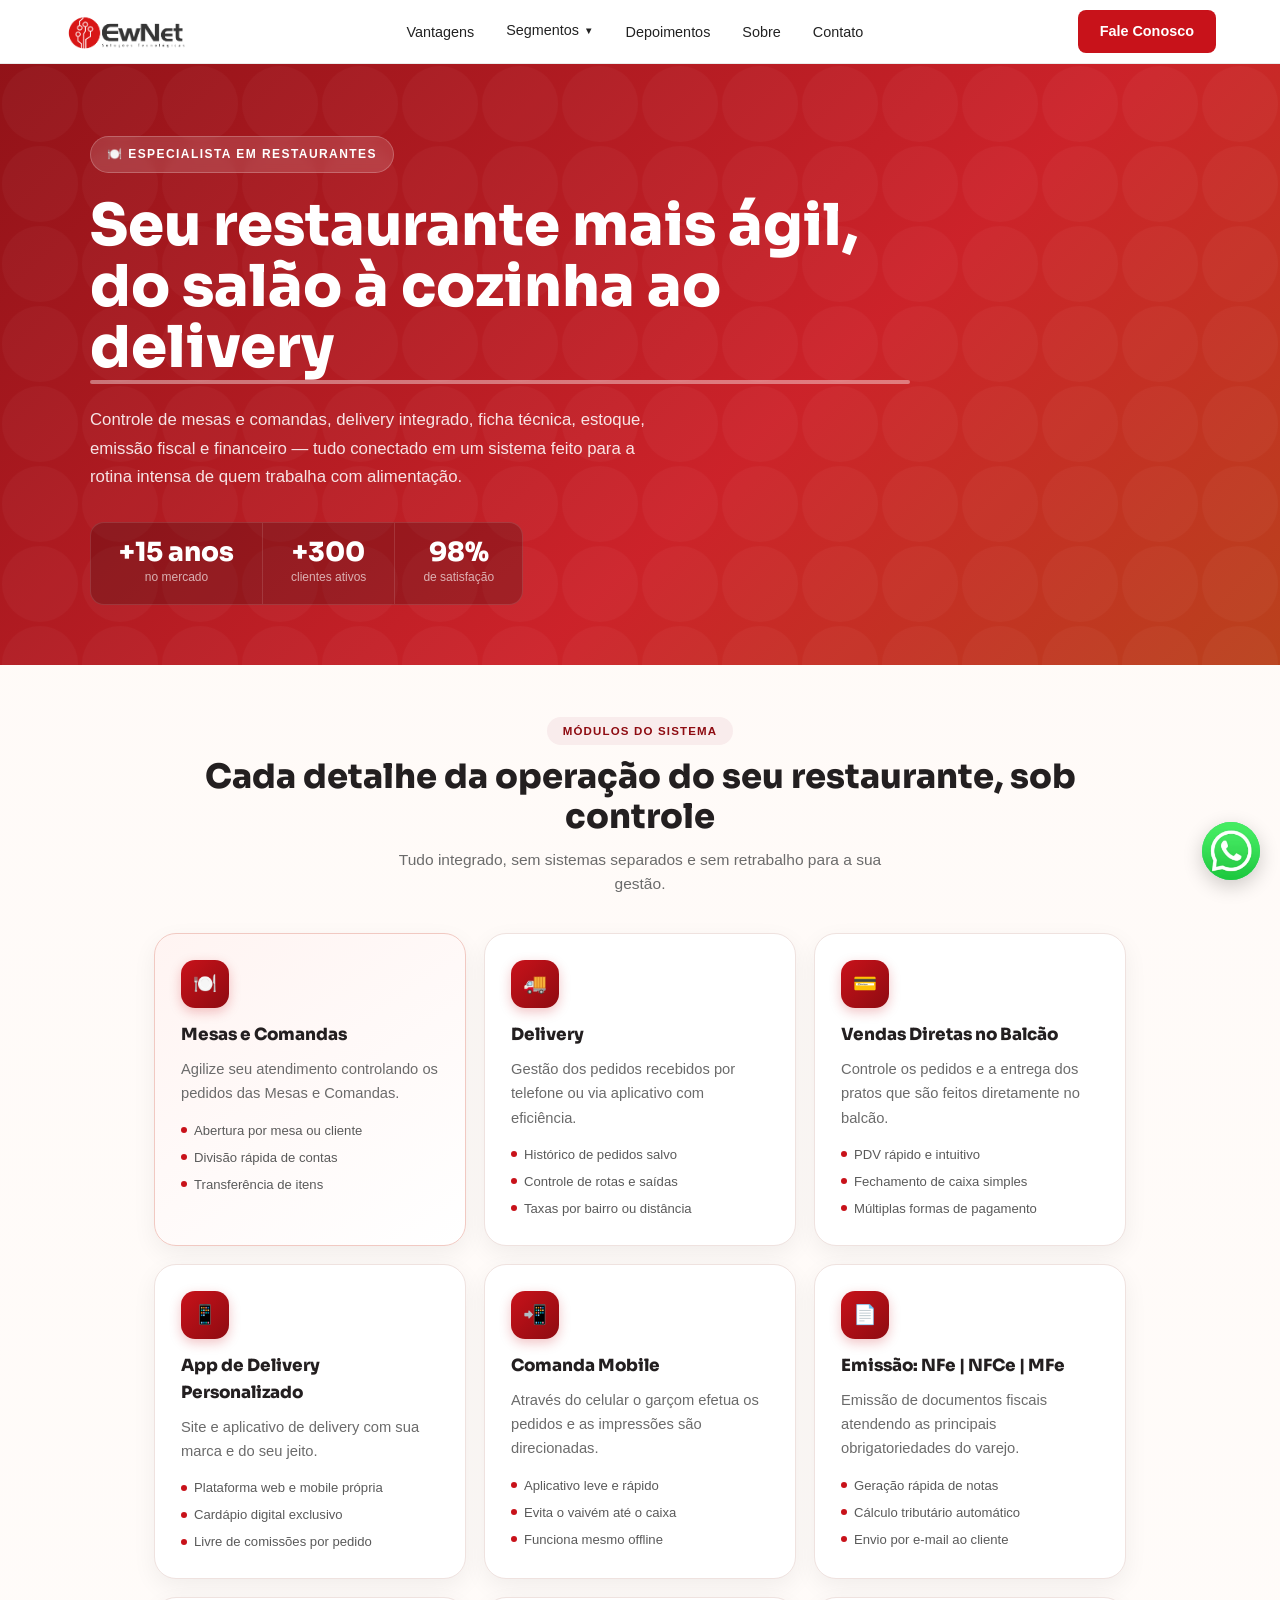
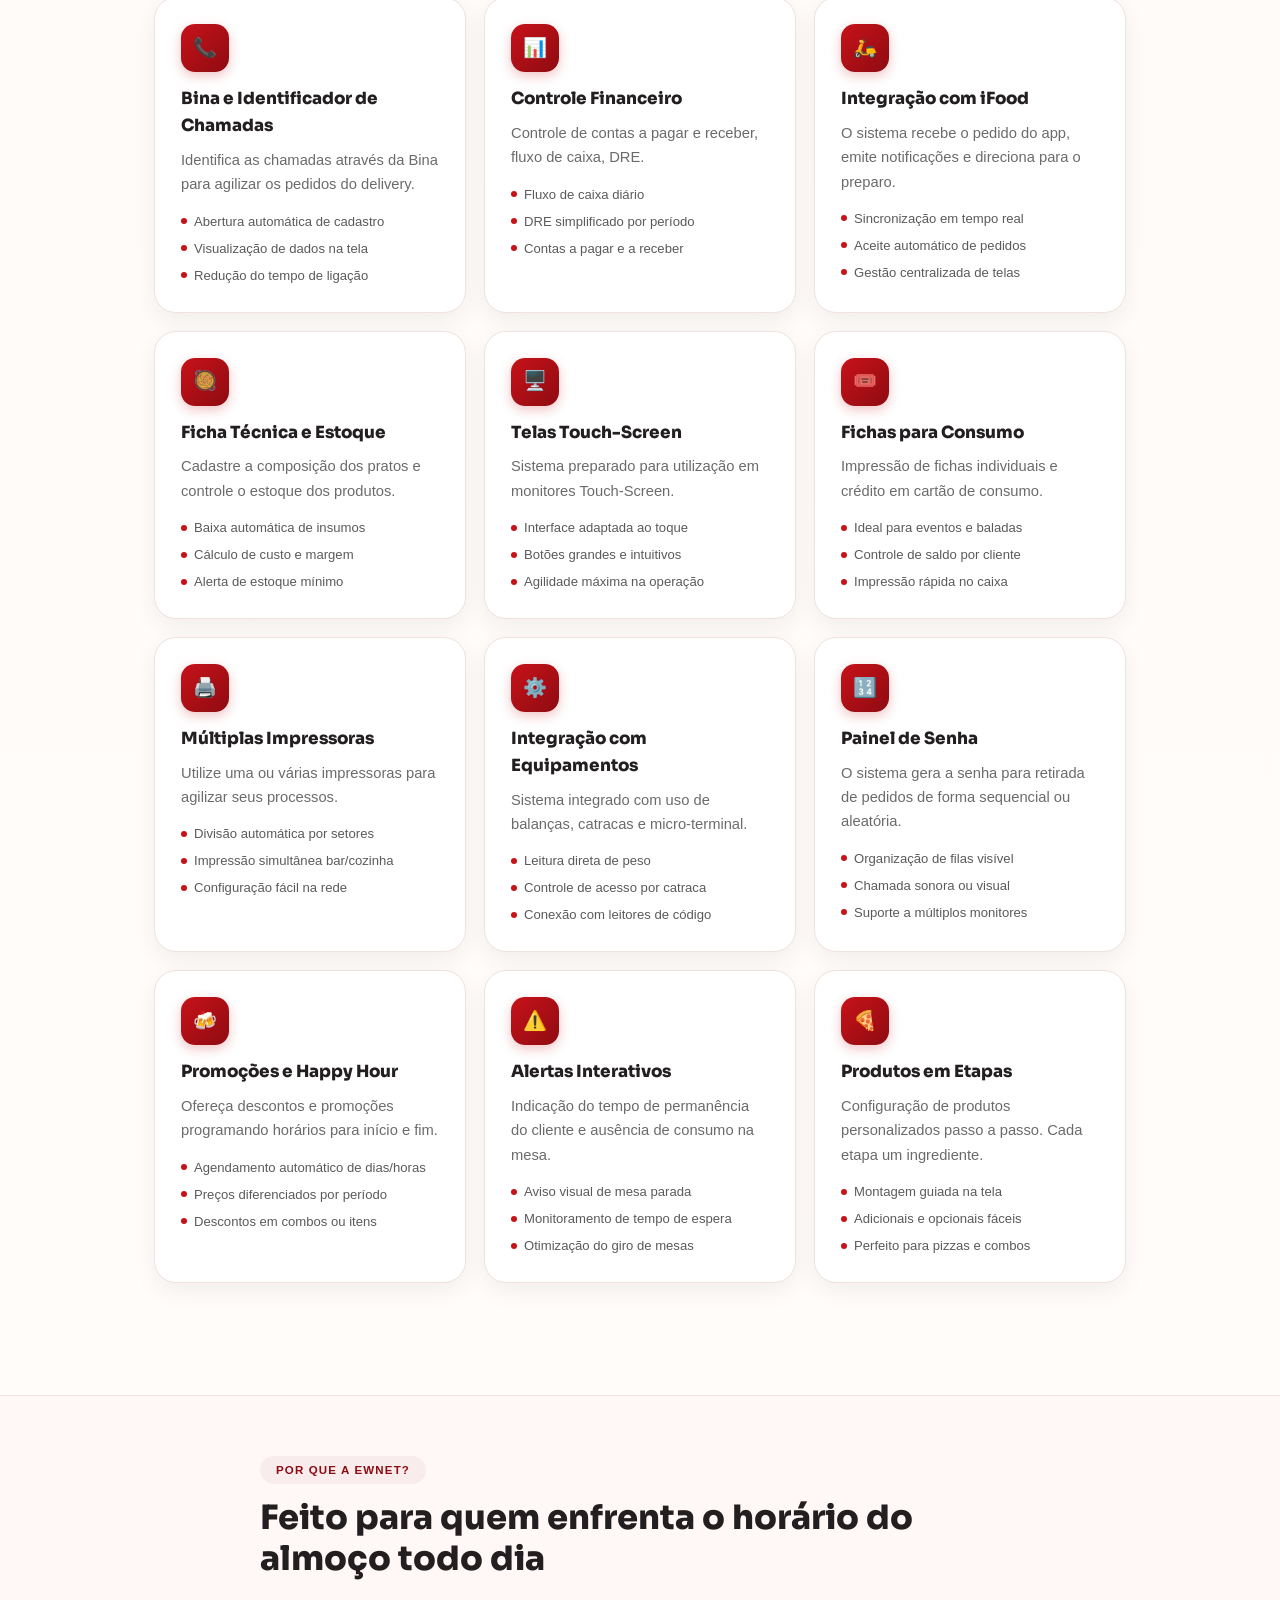
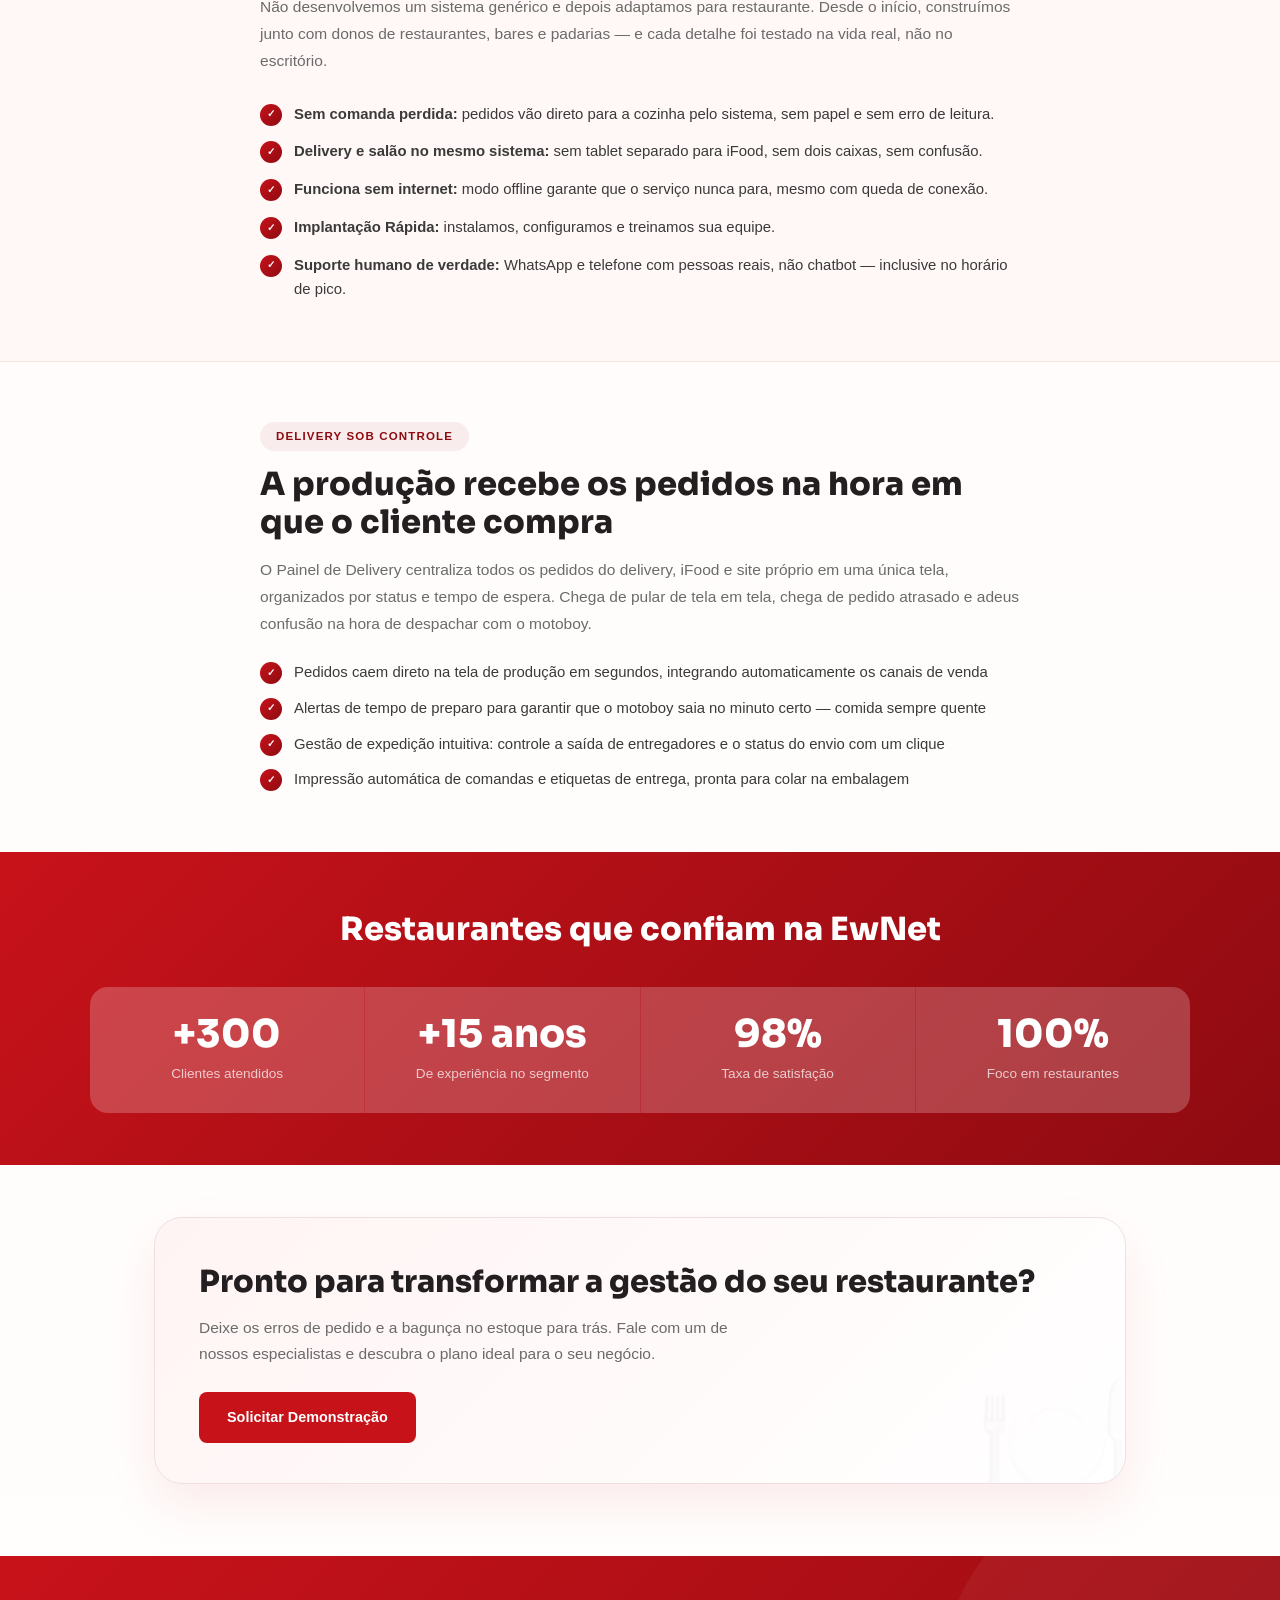
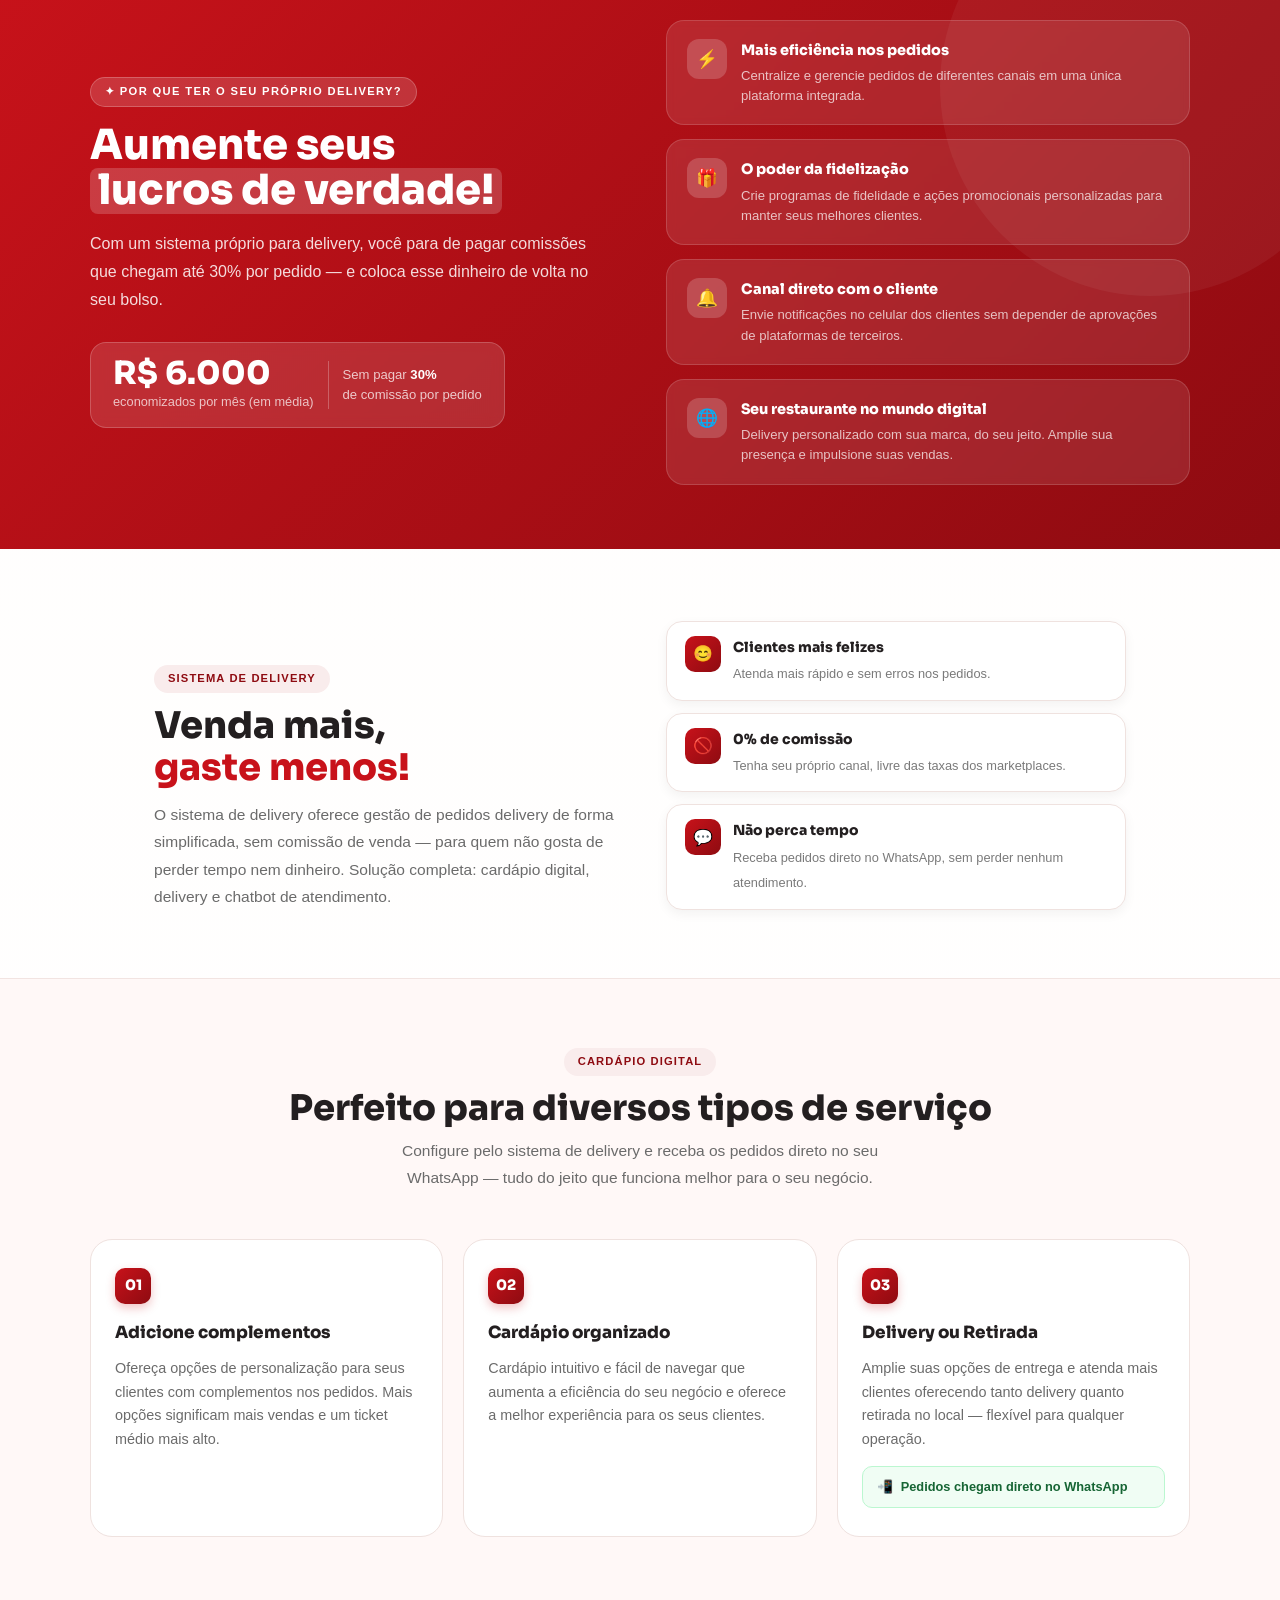
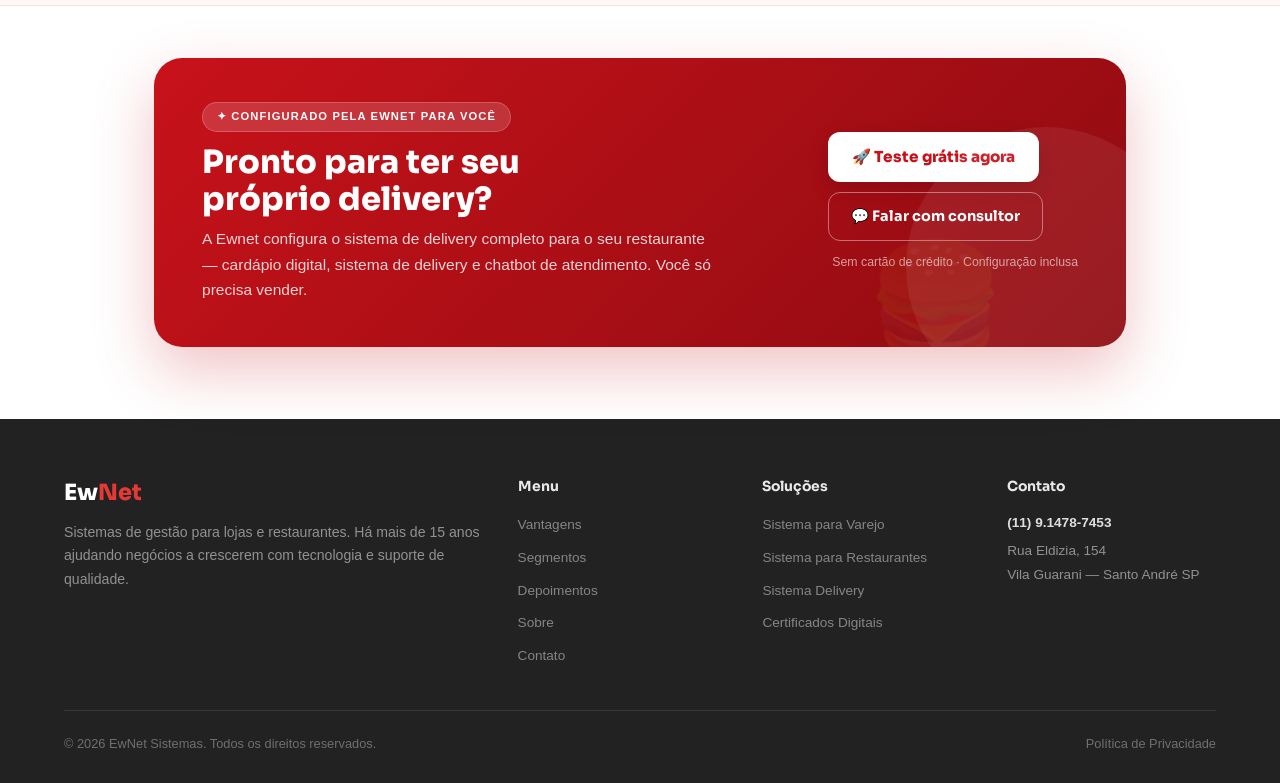
<file: pages/restaurante.html>
<!doctype html>
<html lang="pt-BR">
  <head>
    <meta charset="UTF-8" />
    <meta name="viewport" content="width=device-width, initial-scale=1.0" />
    <title>EwNet Sistemas | Restaurantes</title>

    <link rel="preconnect" href="https://fonts.googleapis.com" />
    <link rel="preconnect" href="https://fonts.gstatic.com" crossorigin />
    <link
      href="https://fonts.googleapis.com/css2?family=Sora:wght@400;600;700;800&family=DM+Sans:wght@400;500;600&display=swap"
      rel="stylesheet"
    />
    <link rel="stylesheet" href="../css/base.css" />
    <link rel="stylesheet" href="../css/components.css" />
    <link rel="stylesheet" href="../css/restaurante.css" />
    <link rel="stylesheet" href="../css/responsive.css" />
  </head>
  <body>

    <!-- ── NAV ── -->
    <nav>
      <a href="../index.html" class="nav-logo">
        <img
          src="../assets/images/logo/NewLogoColorido.png"
          alt="Logo EwNet"
          onerror="this.style.display = 'none'"
        />
      </a>
      <ul class="nav-links">
        <li><a href="../index.html#vantagens">Vantagens</a></li>
        <li class="dropdown">
          <a href="../index.html#segmentos" class="dropdown-toggle"
            >Segmentos <span class="arrow">▼</span></a
          >
          <ul class="dropdown-menu">
            <li><a href="./varejo.html">Varejo</a></li>
            <li><a href="./restaurante.html">Restaurante</a></li>
            <li><a href="./delivery.html">Delivery</a></li>
          </ul>
        </li>
        <li><a href="../index.html#depoimentos">Depoimentos</a></li>
        <li><a href="../index.html#sobre">Sobre</a></li>
        <li><a href="../index.html#contato">Contato</a></li>
      </ul>
      <a href="../index.html#contato" class="nav-cta">Fale Conosco</a>
      <button class="hamburger" aria-label="Menu">
        <span></span><span></span><span></span>
      </button>
    </nav>

    <main class="restaurant-shell">
      <!-- ── HERO ── -->
      <section class="restaurant-hero">
        <div class="restaurant-hero-inner">
          <span class="restaurant-badge">🍽️ Especialista em Restaurantes</span>
          <h1>
            Seu restaurante mais ágil, <em>do salão à cozinha ao delivery</em>
          </h1>
          <p>
            Controle de mesas e comandas, delivery integrado, ficha técnica,
            estoque, emissão fiscal e financeiro — tudo conectado em um sistema
            feito para a rotina intensa de quem trabalha com alimentação.
          </p>
          <div class="hero-stats-row">
            <div class="hero-stat">
              <span class="hero-stat-num">+15 anos</span>
              <span class="hero-stat-label">no mercado</span>
            </div>
            <div class="hero-stat">
              <span class="hero-stat-num">+300</span>
              <span class="hero-stat-label">clientes ativos</span>
            </div>
            <div class="hero-stat">
              <span class="hero-stat-num">98%</span>
              <span class="hero-stat-label">de satisfação</span>
            </div>
          </div>
        </div>
      </section>

      <!-- ── FUNCIONALIDADES ── -->
      <section class="rest-features-section">
        <div class="restaurant-features">
          <div class="restaurant-features-header">
            <span class="label-pill">Módulos do sistema</span>
            <h2>Cada detalhe da operação do seu restaurante, sob controle</h2>
            <p>
              Tudo integrado, sem sistemas separados e sem retrabalho para a sua
              gestão.
            </p>
          </div>

          <div class="restaurant-grid">
            <!-- 1. MESAS E COMANDAS -->
            <article class="restaurant-card highlight">
              <div class="card-icon-wrap">🍽️</div>
              <h3>Mesas e Comandas</h3>
              <p>
                Agilize seu atendimento controlando os pedidos das Mesas e
                Comandas.
              </p>
              <ul class="card-features">
                <li>Abertura por mesa ou cliente</li>
                <li>Divisão rápida de contas</li>
                <li>Transferência de itens</li>
              </ul>
            </article>

            <!-- 2. DELIVERY -->
            <article class="restaurant-card">
              <div class="card-icon-wrap">🚚</div>
              <h3>Delivery</h3>
              <p>
                Gestão dos pedidos recebidos por telefone ou via aplicativo com
                eficiência.
              </p>
              <ul class="card-features">
                <li>Histórico de pedidos salvo</li>
                <li>Controle de rotas e saídas</li>
                <li>Taxas por bairro ou distância</li>
              </ul>
            </article>

            <!-- 3. VENDAS DIRETAS NO BALCÃO -->
            <article class="restaurant-card">
              <div class="card-icon-wrap">💳</div>
              <h3>Vendas Diretas no Balcão</h3>
              <p>
                Controle os pedidos e a entrega dos pratos que são feitos
                diretamente no balcão.
              </p>
              <ul class="card-features">
                <li>PDV rápido e intuitivo</li>
                <li>Fechamento de caixa simples</li>
                <li>Múltiplas formas de pagamento</li>
              </ul>
            </article>

            <!-- 4. APP DE DELIVERY PERSONALIZADO -->
            <article class="restaurant-card">
              <div class="card-icon-wrap">📱</div>
              <h3>App de Delivery Personalizado</h3>
              <p>Site e aplicativo de delivery com sua marca e do seu jeito.</p>
              <ul class="card-features">
                <li>Plataforma web e mobile própria</li>
                <li>Cardápio digital exclusivo</li>
                <li>Livre de comissões por pedido</li>
              </ul>
            </article>

            <!-- 5. COMANDA MOBILE -->
            <article class="restaurant-card">
              <div class="card-icon-wrap">📲</div>
              <h3>Comanda Mobile</h3>
              <p>
                Através do celular o garçom efetua os pedidos e as impressões
                são direcionadas.
              </p>
              <ul class="card-features">
                <li>Aplicativo leve e rápido</li>
                <li>Evita o vaivém até o caixa</li>
                <li>Funciona mesmo offline</li>
              </ul>
            </article>

            <!-- 6. EMISSÃO FISCAL -->
            <article class="restaurant-card">
              <div class="card-icon-wrap">📄</div>
              <h3>Emissão: NFe | NFCe | MFe</h3>
              <p>
                Emissão de documentos fiscais atendendo as principais
                obrigatoriedades do varejo.
              </p>
              <ul class="card-features">
                <li>Geração rápida de notas</li>
                <li>Cálculo tributário automático</li>
                <li>Envio por e-mail ao cliente</li>
              </ul>
            </article>

            <!-- 7. BINA E IDENTIFICADOR -->
            <article class="restaurant-card">
              <div class="card-icon-wrap">📞</div>
              <h3>Bina e Identificador de Chamadas</h3>
              <p>
                Identifica as chamadas através da Bina para agilizar os pedidos
                do delivery.
              </p>
              <ul class="card-features">
                <li>Abertura automática de cadastro</li>
                <li>Visualização de dados na tela</li>
                <li>Redução do tempo de ligação</li>
              </ul>
            </article>

            <!-- 8. CONTROLE FINANCEIRO -->
            <article class="restaurant-card">
              <div class="card-icon-wrap">📊</div>
              <h3>Controle Financeiro</h3>
              <p>Controle de contas a pagar e receber, fluxo de caixa, DRE.</p>
              <ul class="card-features">
                <li>Fluxo de caixa diário</li>
                <li>DRE simplificado por período</li>
                <li>Contas a pagar e a receber</li>
              </ul>
            </article>

            <!-- 9. INTEGRAÇÃO COM IFOOD -->
            <article class="restaurant-card">
              <div class="card-icon-wrap">🛵</div>
              <h3>Integração com iFood</h3>
              <p>
                O sistema recebe o pedido do app, emite notificações e direciona
                para o preparo.
              </p>
              <ul class="card-features">
                <li>Sincronização em tempo real</li>
                <li>Aceite automático de pedidos</li>
                <li>Gestão centralizada de telas</li>
              </ul>
            </article>

            <!-- 10. FICHA TÉCNICA E ESTOQUE -->
            <article class="restaurant-card">
              <div class="card-icon-wrap">🥘</div>
              <h3>Ficha Técnica e Estoque</h3>
              <p>
                Cadastre a composição dos pratos e controle o estoque dos
                produtos.
              </p>
              <ul class="card-features">
                <li>Baixa automática de insumos</li>
                <li>Cálculo de custo e margem</li>
                <li>Alerta de estoque mínimo</li>
              </ul>
            </article>

            <!-- 11. TELAS TOUCH-SCREEN -->
            <article class="restaurant-card">
              <div class="card-icon-wrap">🖥️</div>
              <h3>Telas Touch-Screen</h3>
              <p>
                Sistema preparado para utilização em monitores Touch-Screen.
              </p>
              <ul class="card-features">
                <li>Interface adaptada ao toque</li>
                <li>Botões grandes e intuitivos</li>
                <li>Agilidade máxima na operação</li>
              </ul>
            </article>

            <!-- 12. FICHAS PARA CONSUMO -->
            <article class="restaurant-card">
              <div class="card-icon-wrap">🎟️</div>
              <h3>Fichas para Consumo</h3>
              <p>
                Impressão de fichas individuais e crédito em cartão de consumo.
              </p>
              <ul class="card-features">
                <li>Ideal para eventos e baladas</li>
                <li>Controle de saldo por cliente</li>
                <li>Impressão rápida no caixa</li>
              </ul>
            </article>

            <!-- 13. MÚLTIPLAS IMPRESSORAS -->
            <article class="restaurant-card">
              <div class="card-icon-wrap">🖨️</div>
              <h3>Múltiplas Impressoras</h3>
              <p>
                Utilize uma ou várias impressoras para agilizar seus processos.
              </p>
              <ul class="card-features">
                <li>Divisão automática por setores</li>
                <li>Impressão simultânea bar/cozinha</li>
                <li>Configuração fácil na rede</li>
              </ul>
            </article>

            <!-- 14. INTEGRAÇÃO COM EQUIPAMENTOS -->
            <article class="restaurant-card">
              <div class="card-icon-wrap">⚙️</div>
              <h3>Integração com Equipamentos</h3>
              <p>
                Sistema integrado com uso de balanças, catracas e
                micro-terminal.
              </p>
              <ul class="card-features">
                <li>Leitura direta de peso</li>
                <li>Controle de acesso por catraca</li>
                <li>Conexão com leitores de código</li>
              </ul>
            </article>

            <!-- 15. PAINEL DE SENHA -->
            <article class="restaurant-card">
              <div class="card-icon-wrap">🔢</div>
              <h3>Painel de Senha</h3>
              <p>
                O sistema gera a senha para retirada de pedidos de forma
                sequencial ou aleatória.
              </p>
              <ul class="card-features">
                <li>Organização de filas visível</li>
                <li>Chamada sonora ou visual</li>
                <li>Suporte a múltiplos monitores</li>
              </ul>
            </article>

            <!-- 16. PROMOÇÕES E HAPPY HOUR -->
            <article class="restaurant-card">
              <div class="card-icon-wrap">🍻</div>
              <h3>Promoções e Happy Hour</h3>
              <p>
                Ofereça descontos e promoções programando horários para início e
                fim.
              </p>
              <ul class="card-features">
                <li>Agendamento automático de dias/horas</li>
                <li>Preços diferenciados por período</li>
                <li>Descontos em combos ou itens</li>
              </ul>
            </article>

            <!-- 17. ALERTAS INTERATIVOS -->
            <article class="restaurant-card">
              <div class="card-icon-wrap">⚠️</div>
              <h3>Alertas Interativos</h3>
              <p>
                Indicação do tempo de permanência do cliente e ausência de
                consumo na mesa.
              </p>
              <ul class="card-features">
                <li>Aviso visual de mesa parada</li>
                <li>Monitoramento de tempo de espera</li>
                <li>Otimização do giro de mesas</li>
              </ul>
            </article>

            <!-- 18. PRODUTOS EM ETAPAS -->
            <article class="restaurant-card">
              <div class="card-icon-wrap">🍕</div>
              <h3>Produtos em Etapas</h3>
              <p>
                Configuração de produtos personalizados passo a passo. Cada
                etapa um ingrediente.
              </p>
              <ul class="card-features">
                <li>Montagem guiada na tela</li>
                <li>Adicionais e opcionais fáceis</li>
                <li>Perfeito para pizzas e combos</li>
              </ul>
            </article>
          </div>
        </div>
      </section>

      <!-- ── POR QUE A EWNET ── -->
      <section class="restaurant-why">
        <div class="restaurant-why-inner">
          <div class="why-text">
            <span class="label-pill">Por que a EwNet?</span>
            <h2>Feito para quem enfrenta o horário do almoço todo dia</h2>
            <p>
              Não desenvolvemos um sistema genérico e depois adaptamos para
              restaurante. Desde o início, construímos junto com donos de
              restaurantes, bares e padarias — e cada detalhe foi testado na
              vida real, não no escritório.
            </p>
            <ul class="why-checklist">
              <li>
                <span class="check-dot">✓</span>
                <span
                  ><strong>Sem comanda perdida:</strong> pedidos vão direto para
                  a cozinha pelo sistema, sem papel e sem erro de leitura.</span
                >
              </li>
              <li>
                <span class="check-dot">✓</span>
                <span
                  ><strong>Delivery e salão no mesmo sistema:</strong> sem
                  tablet separado para iFood, sem dois caixas, sem
                  confusão.</span
                >
              </li>
              <li>
                <span class="check-dot">✓</span>
                <span
                  ><strong>Funciona sem internet:</strong> modo offline garante
                  que o serviço nunca para, mesmo com queda de conexão.</span
                >
              </li>
              <li>
                <span class="check-dot">✓</span>
                <span
                  ><strong>Implantação Rápida:</strong> instalamos, configuramos
                  e treinamos sua equipe.</span
                >
              </li>
              <li>
                <span class="check-dot">✓</span>
                <span
                  ><strong>Suporte humano de verdade:</strong> WhatsApp e
                  telefone com pessoas reais, não chatbot — inclusive no horário
                  de pico.</span
                >
              </li>
            </ul>
          </div>
        </div>
      </section>

      <!-- ── COZINHA CONECTADA ── -->
      <section class="kitchen-section">
        <div class="kitchen-inner">
          <div class="kitchen-text">
            <span class="label-pill">Delivery sob controle</span>
            <h2>
              A produção recebe os pedidos na hora em que o cliente compra
            </h2>
            <p>
              O Painel de Delivery centraliza todos os pedidos do delivery,
              iFood e site próprio em uma única tela, organizados por status e
              tempo de espera. Chega de pular de tela em tela, chega de pedido
              atrasado e adeus confusão na hora de despachar com o motoboy.
            </p>

            <ul class="kitchen-list">
              <li>
                <span class="check-dot">✓</span>
                <span
                  >Pedidos caem direto na tela de produção em segundos,
                  integrando automaticamente os canais de venda</span
                >
              </li>
              <li>
                <span class="check-dot">✓</span>
                <span
                  >Alertas de tempo de preparo para garantir que o motoboy saia
                  no minuto certo — comida sempre quente</span
                >
              </li>
              <li>
                <span class="check-dot">✓</span>
                <span
                  >Gestão de expedição intuitiva: controle a saída de
                  entregadores e o status do envio com um clique</span
                >
              </li>
              <li>
                <span class="check-dot">✓</span>
                <span
                  >Impressão automática de comandas e etiquetas de entrega,
                  pronta para colar na embalagem</span
                >
              </li>
            </ul>
          </div>
        </div>
      </section>

      <!-- ── NÚMEROS ── -->
      <section class="restaurant-social">
        <div class="restaurant-social-inner">
          <h2>Restaurantes que confiam na EwNet</h2>
          <div class="social-stats-grid">
            <div class="social-stat">
              <strong>+300</strong>
              <span>Clientes atendidos</span>
            </div>
            <div class="social-stat">
              <strong>+15 anos</strong>
              <span>De experiência no segmento</span>
            </div>
            <div class="social-stat">
              <strong>98%</strong>
              <span>Taxa de satisfação</span>
            </div>
            <div class="social-stat">
              <strong>100%</strong>
              <span>Foco em restaurantes</span>
            </div>
          </div>
        </div>
      </section>

      <!-- ── CTA FINAL ── -->
      <section class="restaurant-cta">
        <div class="restaurant-cta-box">
          <div>
            <h2>Pronto para transformar a gestão do seu restaurante?</h2>
            <p>
              Deixe os erros de pedido e a bagunça no estoque para trás. Fale
              com um de nossos especialistas e descubra o plano ideal para o seu
              negócio.
            </p>
          </div>
          <div class="cta-buttons">
            <a
              href="../index.html#contato"
              class="nav-cta"
              style="display: inline-block; padding: 14px 28px"
              >Solicitar Demonstração</a
            >
          </div>
        </div>
      </section>

      <section class="sistema-delivery-profits">
        <div class="profits-inner">
          <div class="profits-text">
            <span class="eyebrow">✦ Por que ter o seu próprio delivery?</span>
            <h2>Aumente seus<br /><span>lucros de verdade!</span></h2>
            <p>
              Com um sistema próprio para delivery, você para de pagar comissões
              que chegam até 30% por pedido — e coloca esse dinheiro de volta no
              seu bolso.
            </p>
            <div class="profits-saving-badge">
              <div>
                <div class="amount">R$ 6.000</div>
                <div class="amount-label">economizados por mês (em média)</div>
              </div>
              <div class="profits-divider"></div>
              <div
                style="
                  font-size: 0.82rem;
                  color: rgba(255, 255, 255, 0.75);
                  line-height: 1.5;
                "
              >
                Sem pagar <strong style="color: #fff">30%</strong><br />de
                comissão por pedido
              </div>
            </div>
          </div>

          <div class="profits-cards">
            <div class="profit-card">
              <div class="profit-card-icon">⚡</div>
              <div>
                <h4>Mais eficiência nos pedidos</h4>
                <p>
                  Centralize e gerencie pedidos de diferentes canais em uma
                  única plataforma integrada.
                </p>
              </div>
            </div>
            <div class="profit-card">
              <div class="profit-card-icon">🎁</div>
              <div>
                <h4>O poder da fidelização</h4>
                <p>
                  Crie programas de fidelidade e ações promocionais
                  personalizadas para manter seus melhores clientes.
                </p>
              </div>
            </div>
            <div class="profit-card">
              <div class="profit-card-icon">🔔</div>
              <div>
                <h4>Canal direto com o cliente</h4>
                <p>
                  Envie notificações no celular dos clientes sem depender de
                  aprovações de plataformas de terceiros.
                </p>
              </div>
            </div>
            <div class="profit-card">
              <div class="profit-card-icon">🌐</div>
              <div>
                <h4>Seu restaurante no mundo digital</h4>
                <p>
                  Delivery personalizado com sua marca, do seu jeito. Amplie sua
                  presença e impulsione suas vendas. 
                </p>
              </div>
            </div>
          </div>
        </div>
      </section>

      <div class="sistema-delivery-intro">
        <div class="sistema-delivery-intro-header">
          <div>
            <span class="label-pill">Sistema de Delivery</span>
            <h2>Venda mais,<br /><em>gaste menos!</em></h2>
            <p>
              O sistema de delivery oferece gestão de pedidos delivery de forma
              simplificada, sem comissão de venda — para quem não gosta de
              perder tempo nem dinheiro. Solução completa: cardápio digital,
              delivery e chatbot de atendimento.
            </p>
          </div>
          <div class="intro-right-badges">
            <div class="intro-badge-row">
              <div class="intro-badge-icon">😊</div>
              <div>
                <strong>Clientes mais felizes</strong>
                <span>Atenda mais rápido e sem erros nos pedidos.</span>
              </div>
            </div>
            <div class="intro-badge-row">
              <div class="intro-badge-icon">🚫</div>
              <div>
                <strong>0% de comissão</strong>
                <span
                  >Tenha seu próprio canal, livre das taxas dos
                  marketplaces.</span
                >
              </div>
            </div>
            <div class="intro-badge-row">
              <div class="intro-badge-icon">💬</div>
              <div>
                <strong>Não perca tempo</strong>
                <span
                  >Receba pedidos direto no WhatsApp, sem perder nenhum
                  atendimento.</span
                >
              </div>
            </div>
          </div>
        </div>
      </div>

      <section class="sistema-delivery-cardapio">
        <div class="cardapio-inner">
          <div class="cardapio-header">
            <span class="label-pill">Cardápio Digital</span>
            <h2>Perfeito para diversos tipos de serviço</h2>
            <p>
              Configure pelo sistema de delivery e receba os pedidos direto no seu WhatsApp
              — tudo do jeito que funciona melhor para o seu negócio.
            </p>
          </div>

          <div class="cardapio-steps">
            <div class="cardapio-step">
              <div class="step-num-tag">01</div>
              <h3>Adicione complementos</h3>
              <p>
                Ofereça opções de personalização para seus clientes com
                complementos nos pedidos. Mais opções significam mais vendas e
                um ticket médio mais alto.
              </p>
            </div>

            <div class="cardapio-step">
              <div class="step-num-tag">02</div>
              <h3>Cardápio organizado</h3>
              <p>
                Cardápio intuitivo e fácil de navegar que aumenta a eficiência
                do seu negócio e oferece a melhor experiência para os seus
                clientes.
              </p>
            </div>

            <div class="cardapio-step">
              <div class="step-num-tag">03</div>
              <h3>Delivery ou Retirada</h3>
              <p>
                Amplie suas opções de entrega e atenda mais clientes oferecendo
                tanto delivery quanto retirada no local — flexível para qualquer
                operação.
              </p>
              <div class="step-whatsapp-note">
                <span>📲</span> Pedidos chegam direto no WhatsApp
              </div>
            </div>
          </div>
        </div>
      </section>

      <div class="sistema-delivery-cta-wrap">
        <div class="sistema-delivery-cta-box">
          <div class="cta-left">
            <span class="eyebrow">✦ Configurado pela Ewnet para você</span>
            <h2>Pronto para ter seu<br />próprio delivery?</h2>
            <p>
              A Ewnet configura o sistema de delivery completo para o seu restaurante —
              cardápio digital, sistema de delivery e chatbot de atendimento.
              Você só precisa vender.
            </p>
          </div>
          <div class="cta-actions">
            <a href="https://www.velosistema.com.br/experimente-gratis/ewnet" target="_blank" class="btn-primary-white">🚀 Teste grátis agora</a>
            <a href="https://wa.me/5511914787453" target="_blank" class="btn-ghost-white">💬 Falar com consultor</a>
            <span class="trial-note"
              >Sem cartão de crédito · Configuração inclusa</span
            >
          </div>
        </div>
      </div>
    </main>

    <!-- ── FOOTER ── -->
    <footer>
      <div class="footer-grid">
        <div>
          <span class="footer-logo">Ew<em>Net</em></span>
          <p>
            Sistemas de gestão para lojas e restaurantes. Há mais de 15 anos
            ajudando negócios a crescerem com tecnologia e suporte de qualidade.
          </p>
        </div>
        <div>
          <h4>Menu</h4>
          <ul>
            <li><a href="../index.html#vantagens">Vantagens</a></li>
            <li><a href="../index.html#segmentos">Segmentos</a></li>
            <li><a href="../index.html#depoimentos">Depoimentos</a></li>
            <li><a href="../index.html#sobre">Sobre</a></li>
            <li><a href="../index.html#contato">Contato</a></li>
          </ul>
        </div>
        <div>
          <h4>Soluções</h4>
          <ul>
            <li><a href="varejo.html">Sistema para Varejo</a></li>
            <li><a href="restaurante.html">Sistema para Restaurantes</a></li>
            <li><a href="delivery.html">Sistema Delivery</a></li>
            <li><a href="certificado-digital.html">Certificados Digitais</a></li>
          </ul>
        </div>
        <div class="footer-contact">
          <h4>Contato</h4>
          <p><strong>(11) 9.1478-7453</strong></p>
          <p>Rua Eldizia, 154<br />Vila Guarani — Santo André SP</p>
        </div>
      </div>
      <div class="footer-bottom">
        <p>© 2026 EwNet Sistemas. Todos os direitos reservados.</p>
        <a href="#">Política de Privacidade</a>
      </div>
    </footer>

    <!-- ── WHATSAPP FLUTUANTE ── -->
    <a
      href="https://wa.me/5511914787453"
      class="whatsapp-float"
      target="_blank"
      aria-label="Fale conosco no WhatsApp"
    >
      <img src="../assets/images/logo/whatsapp.png" alt="" />
    </a>

    <script type="module" src="../js/main.js"></script>
  </body>
</html>
</file>
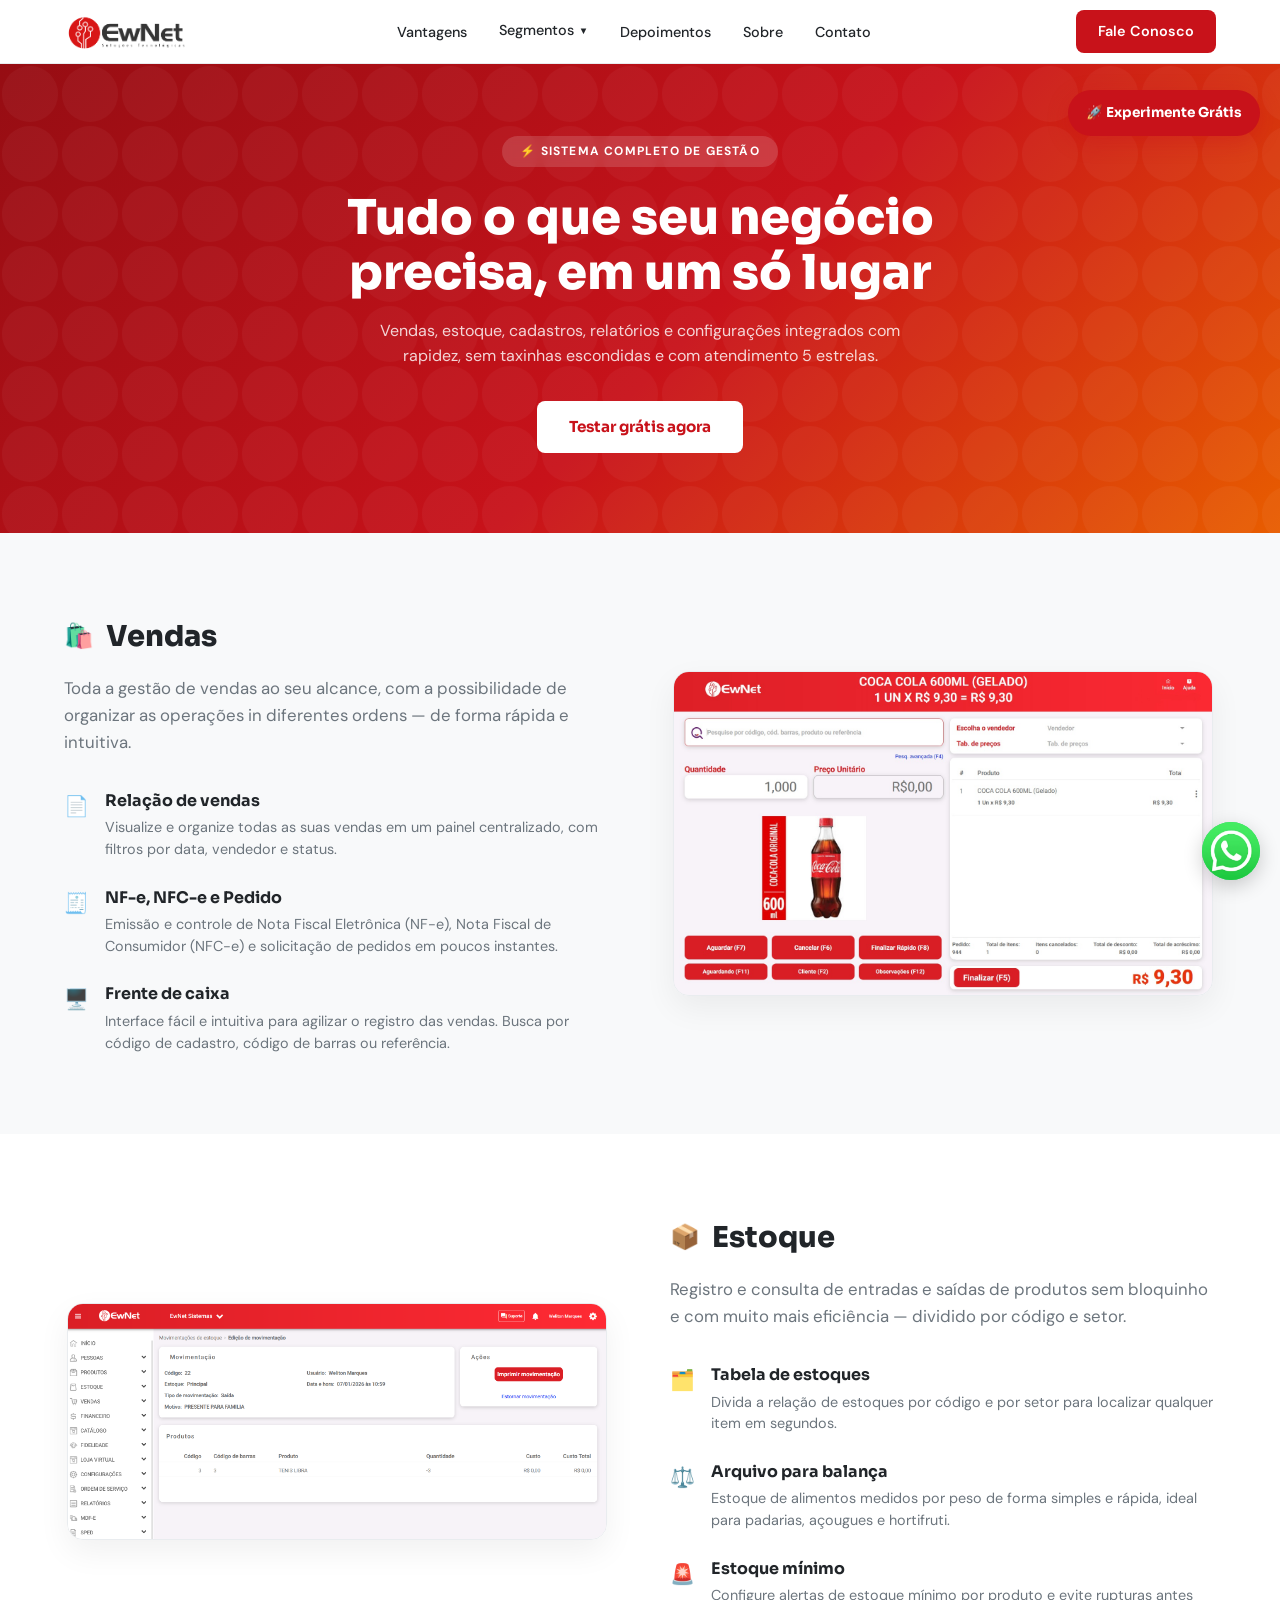
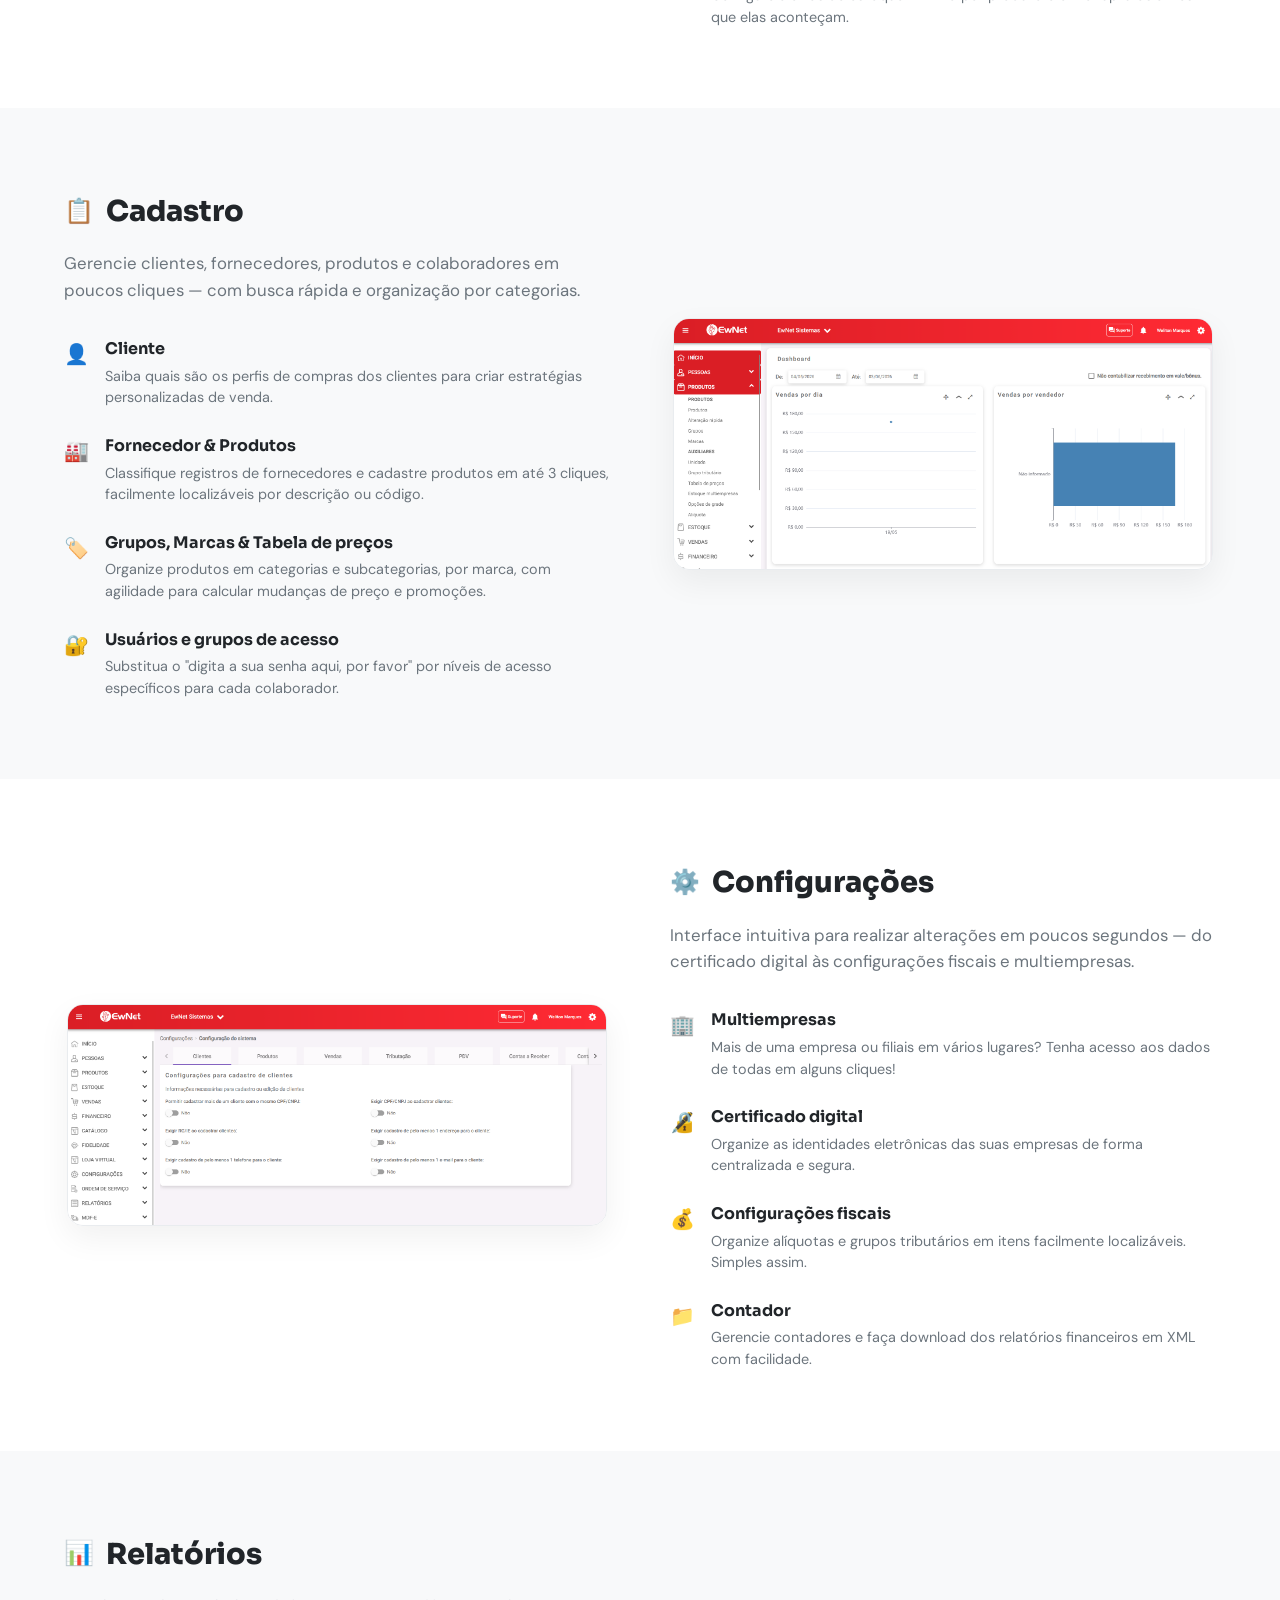
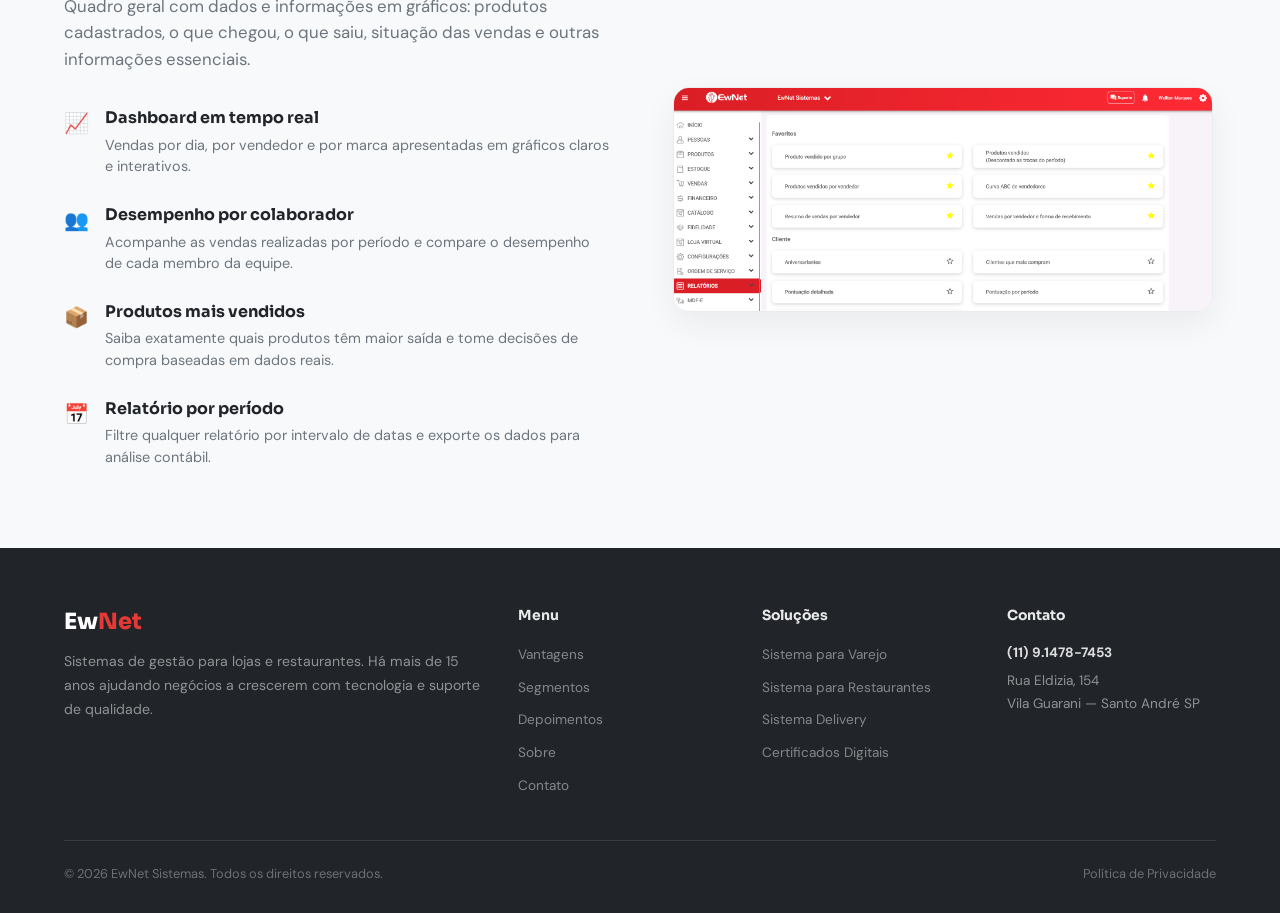
<file: pages/varejo.html>
<!doctype html>
<html lang="pt-BR">
  <head>
    <meta charset="UTF-8" />
    <meta name="viewport" content="width=device-width, initial-scale=1.0" />
    <title>EwNet Sistemas | Varejo</title>

    <link rel="preconnect" href="https://fonts.googleapis.com" />
    <link rel="preconnect" href="https://fonts.gstatic.com" crossorigin />
    <link
      href="https://fonts.googleapis.com/css2?family=Sora:wght@400;600;700;800&family=DM+Sans:wght@400;500;600&display=swap"
      rel="stylesheet"
    />
    <link rel="stylesheet" href="../css/base.css" />
    <link rel="stylesheet" href="../css/components.css" />
    <link rel="stylesheet" href="../css/varejo.css" />
    <link rel="stylesheet" href="../css/responsive.css" />
  </head>
  <body>
    <!-- ── BOTÃO FIXO EXPERIMENTE ── -->
    <a
      href="https://www.velosistema.com.br/experimente-gratis/ewnet"
      class="btn-experimente"
      target="_blank"
      aria-label="Experimente grátis"
    >
      🚀 Experimente Grátis
    </a>

    <!-- ── NAV ── -->
    <nav>
      <a href="../index.html" class="nav-logo">
        <img
          src="../assets/images/logo/NewLogoColorido.png"
          alt="Logo EwNet"
          onerror="this.style.display = 'none'"
        />
      </a>
      <ul class="nav-links">
        <li><a href="../index.html#vantagens">Vantagens</a></li>
        <li class="dropdown">
          <a href="../index.html#segmentos" class="dropdown-toggle"
            >Segmentos <span class="arrow">▼</span></a
          >
          <ul class="dropdown-menu">
            <li><a href="./varejo.html">Varejo</a></li>
            <li><a href="./restaurante.html">Restaurante</a></li>
            <li><a href="./delivery.html">Delivery</a></li>
          </ul>
        </li>
        <li><a href="../index.html#depoimentos">Depoimentos</a></li>
        <li><a href="../index.html#sobre">Sobre</a></li>
        <li><a href="../index.html#contato">Contato</a></li>
      </ul>
      <a href="../index.html#contato" class="nav-cta">Fale Conosco</a>
      <button class="hamburger" aria-label="Menu">
        <span></span><span></span><span></span>
      </button>
    </nav>
    
    <!-- ── HERO ── -->
    <section class="hero-func">
      <div class="hero-func-inner">
        <div class="hero-func-badge">⚡ Sistema completo de gestão</div>
        <h1>Tudo o que seu negócio precisa, em um só lugar</h1>
        <p>
          Vendas, estoque, cadastros, relatórios e configurações integrados com
          rapidez, sem taxinhas escondidas e com atendimento 5 estrelas.
        </p>
        <a
          href="https://www.velosistema.com.br/experimente-gratis/ewnet"
          class="hero-func-cta"
          target="_blank"
        >
          Testar grátis agora
        </a>
      </div>
    </section>

    <!-- ── VENDAS ── -->
    <section class="func-section anchor" id="vendas">
      <div class="func-inner">
        <div class="func-text">
          <div class="module-eyebrow">
            <div class="module-icon-wrap">🛍️</div>
            <h2 class="module-name">Vendas</h2>
          </div>
          <p class="module-intro">
            Toda a gestão de vendas ao seu alcance, com a possibilidade de
            organizar as operações in diferentes ordens — de forma rápida e
            intuitiva.
          </p>
          <div class="feature-list">
            <div class="feature-item">
              <div class="feature-dot">📄</div>
              <div>
                <h4>Relação de vendas</h4>
                <p>
                  Visualize e organize todas as suas vendas em um painel
                  centralizado, com filtros por data, vendedor e status.
                </p>
              </div>
            </div>
            <div class="feature-item">
              <div class="feature-dot">🧾</div>
              <div>
                <h4>NF-e, NFC-e e Pedido</h4>
                <p>
                  Emissão e controle de Nota Fiscal Eletrônica (NF-e), Nota
                  Fiscal de Consumidor (NFC-e) e solicitação de pedidos em
                  poucos instantes.
                </p>
              </div>
            </div>
            <div class="feature-item">
              <div class="feature-dot">🖥️</div>
              <div>
                <h4>Frente de caixa</h4>
                <p>
                  Interface fácil e intuitiva para agilizar o registro das
                  vendas. Busca por código de cadastro, código de barras ou
                  referência.
                </p>
              </div>
            </div>
          </div>
        </div>

        <div class="screen-wrap">
          <img
            src="../assets/images/velo/vendas.jpg"
            alt="Tela do sistema de Vendas e Frente de Caixa Velo"
            class="func-screen-img"
          />
        </div>
      </div>
    </section>

    <!-- ── ESTOQUE ── -->
    <section class="func-section anchor" id="estoque">
      <div class="func-inner reverse">
        <div class="func-text">
          <div class="module-eyebrow">
            <div class="module-icon-wrap">📦</div>
            <h2 class="module-name">Estoque</h2>
          </div>
          <p class="module-intro">
            Registro e consulta de entradas e saídas de produtos sem bloquinho e
            com muito mais eficiência — dividido por código e setor.
          </p>
          <div class="feature-list">
            <div class="feature-item">
              <div class="feature-dot">🗂️</div>
              <div>
                <h4>Tabela de estoques</h4>
                <p>
                  Divida a relação de estoques por código e por setor para
                  localizar qualquer item em segundos.
                </p>
              </div>
            </div>
            <div class="feature-item">
              <div class="feature-dot">⚖️</div>
              <div>
                <h4>Arquivo para balança</h4>
                <p>
                  Estoque de alimentos medidos por peso de forma simples e
                  rápida, ideal para padarias, açougues e hortifruti.
                </p>
              </div>
            </div>
            <div class="feature-item">
              <div class="feature-dot">🚨</div>
              <div>
                <h4>Estoque mínimo</h4>
                <p>
                  Configure alertas de estoque mínimo por produto e evite
                  rupturas antes que elas aconteçam.
                </p>
              </div>
            </div>
          </div>
        </div>

        <div class="screen-wrap">
          <img
            src="../assets/images/velo/estoque.png"
            alt="Painel de Controle e Movimentação de Estoque"
            class="func-screen-img"
          />
        </div>
      </div>
    </section>

    <!-- ── CADASTRO ── -->
    <section class="func-section anchor" id="cadastro">
      <div class="func-inner">
        <div class="func-text">
          <div class="module-eyebrow">
            <div class="module-icon-wrap">📋</div>
            <h2 class="module-name">Cadastro</h2>
          </div>
          <p class="module-intro">
            Gerencie clientes, fornecedores, produtos e colaboradores em poucos
            cliques — com busca rápida e organização por categorias.
          </p>
          <div class="feature-list">
            <div class="feature-item">
              <div class="feature-dot">👤</div>
              <div>
                <h4>Cliente</h4>
                <p>
                  Saiba quais são os perfis de compras dos clientes para criar
                  estratégias personalizadas de venda.
                </p>
              </div>
            </div>
            <div class="feature-item">
              <div class="feature-dot">🏭</div>
              <div>
                <h4>Fornecedor &amp; Produtos</h4>
                <p>
                  Classifique registros de fornecedores e cadastre produtos em
                  até 3 cliques, facilmente localizáveis por descrição ou
                  código.
                </p>
              </div>
            </div>
            <div class="feature-item">
              <div class="feature-dot">🏷️</div>
              <div>
                <h4>Grupos, Marcas &amp; Tabela de preços</h4>
                <p>
                  Organize produtos em categorias e subcategorias, por marca,
                  com agilidade para calcular mudanças de preço e promoções.
                </p>
              </div>
            </div>
            <div class="feature-item">
              <div class="feature-dot">🔐</div>
              <div>
                <h4>Usuários e grupos de acesso</h4>
                <p>
                  Substitua o "digita a sua senha aqui, por favor" por níveis de
                  acesso específicos para cada colaborador.
                </p>
              </div>
            </div>
          </div>
        </div>

        <div class="screen-wrap">
          <img
            src="../assets/images/velo/cadastro.png"
            alt="Tela de Cadastro de Produtos e Clientes"
            class="func-screen-img"
          />
        </div>
      </div>
    </section>

    <!-- ── CONFIGURAÇÕES ── -->
    <section class="func-section anchor" id="configuracoes">
      <div class="func-inner reverse">
        <div class="func-text">
          <div class="module-eyebrow">
            <div class="module-icon-wrap">⚙️</div>
            <h2 class="module-name">Configurações</h2>
          </div>
          <p class="module-intro">
            Interface intuitiva para realizar alterações em poucos segundos — do
            certificado digital às configurações fiscais e multiempresas.
          </p>
          <div class="feature-list">
            <div class="feature-item">
              <div class="feature-dot">🏢</div>
              <div>
                <h4>Multiempresas</h4>
                <p>
                  Mais de uma empresa ou filiais em vários lugares? Tenha acesso
                  aos dados de todas em alguns cliques!
                </p>
              </div>
            </div>
            <div class="feature-item">
              <div class="feature-dot">🔏</div>
              <div>
                <h4>Certificado digital</h4>
                <p>
                  Organize as identidades eletrônicas das suas empresas de forma
                  centralizada e segura.
                </p>
              </div>
            </div>
            <div class="feature-item">
              <div class="feature-dot">💰</div>
              <div>
                <h4>Configurações fiscais</h4>
                <p>
                  Organize alíquotas e grupos tributários em itens facilmente
                  localizáveis. Simples assim.
                </p>
              </div>
            </div>
            <div class="feature-item">
              <div class="feature-dot">📁</div>
              <div>
                <h4>Contador</h4>
                <p>
                  Gerencie contadores e faça download dos relatórios financeiros
                  em XML com facilidade.
                </p>
              </div>
            </div>
          </div>
        </div>

        <div class="screen-wrap">
          <img
            src="../assets/images/velo/configuracoes.png"
            alt="Painel de Configurações Fiscais e do Sistema"
            class="func-screen-img"
          />
        </div>
      </div>
    </section>

    <!-- ── RELATÓRIOS ── -->
    <section class="func-section anchor" id="relatorios">
      <div class="func-inner">
        <div class="func-text">
          <div class="module-eyebrow">
            <div class="module-icon-wrap">📊</div>
            <h2 class="module-name">Relatórios</h2>
          </div>
          <p class="module-intro">
            Quadro geral com dados e informações em gráficos: produtos
            cadastrados, o que chegou, o que saiu, situação das vendas e outras
            informações essenciais.
          </p>
          <div class="feature-list">
            <div class="feature-item">
              <div class="feature-dot">📈</div>
              <div>
                <h4>Dashboard em tempo real</h4>
                <p>
                  Vendas por dia, por vendedor e por marca apresentadas em
                  gráficos claros e interativos.
                </p>
              </div>
            </div>
            <div class="feature-item">
              <div class="feature-dot">👥</div>
              <div>
                <h4>Desempenho por colaborador</h4>
                <p>
                  Acompanhe as vendas realizadas por período e compare o
                  desempenho de cada membro da equipe.
                </p>
              </div>
            </div>
            <div class="feature-item">
              <div class="feature-dot">📦</div>
              <div>
                <h4>Produtos mais vendidos</h4>
                <p>
                  Saiba exatamente quais produtos têm maior saída e tome
                  decisões de compra baseadas em dados reais.
                </p>
              </div>
            </div>
            <div class="feature-item">
              <div class="feature-dot">📅</div>
              <div>
                <h4>Relatório por período</h4>
                <p>
                  Filtre qualquer relatório por intervalo de datas e exporte os
                  dados para análise contábil.
                </p>
              </div>
            </div>
          </div>
        </div>

        <div class="screen-wrap">
          <img
            src="../assets/images/velo/relatorios.png"
            alt="Dashboard de Relatórios e Gráficos de Vendas"
            class="func-screen-img"
          />
        </div>
      </div>
    </section>

    <!-- ── FOOTER ── -->
    <footer>
      <div class="footer-grid">
        <div>
          <span class="footer-logo">Ew<em>Net</em></span>
          <p>
            Sistemas de gestão para lojas e restaurantes. Há mais de 15 anos
            ajudando negócios a crescerem com tecnologia e suporte de qualidade.
          </p>
        </div>
        <div>
          <h4>Menu</h4>
          <ul>
            <li><a href="../index.html#vantagens">Vantagens</a></li>
            <li><a href="../index.html#segmentos">Segmentos</a></li>
            <li><a href="../index.html#depoimentos">Depoimentos</a></li>
            <li><a href="../index.html#sobre">Sobre</a></li>
            <li><a href="../index.html#contato">Contato</a></li>
          </ul>
        </div>
        <div>
          <h4>Soluções</h4>
          <ul>
            <li><a href="varejo.html">Sistema para Varejo</a></li>
            <li><a href="restaurante.html">Sistema para Restaurantes</a></li>
            <li><a href="delivery.html">Sistema Delivery</a></li>
            <li><a href="certificado.html">Certificados Digitais</a></li>
          </ul>
        </div>
        <div class="footer-contact">
          <h4>Contato</h4>
          <p><strong>(11) 9.1478-7453</strong></p>
          <p>Rua Eldizia, 154<br />Vila Guarani — Santo André SP</p>
        </div>
      </div>
      <div class="footer-bottom">
        <p>© 2026 EwNet Sistemas. Todos os direitos reservados.</p>
        <a href="#">Política de Privacidade</a>
      </div>
    </footer>

    <!-- ── WHATSAPP FLUTUANTE ── -->
    <a
      href="https://wa.me/5511914787453"
      class="whatsapp-float"
      target="_blank"
      aria-label="Fale conosco no WhatsApp"
    >
      <img src="../assets/images/logo/whatsapp.png" alt="" />
    </a>

    <script type="module" src="../js/main.js"></script>
  </body>
</html>
</file>
<file: css/base.css>
/* =============================================================
   base.css — Reset, Variáveis e Estilos Globais
   ============================================================= */

/* ── RESET & BOX-MODEL ── */
*, *::before, *::after {
  box-sizing: border-box;
  margin: 0;
  padding: 0;
}

/* ── VARIÁVEIS ── */
:root {
  /* Cores */
  --red:        #c8121a;
  --red-dark:   #8e0b11;
  --red-light:  #f9ecec;
  --white:      #ffffff;
  --gray-100:   #f7f7f7;
  --gray-200:   #ebebeb;
  --gray-500:   #888888;
  --gray-800:   #222222;

  /* Tipografia */
  --font-head: "Sora", sans-serif;
  --font-body: "DM Sans", sans-serif;

  /* Layout */
  --max-width:   1200px;
  --section-pad: 72px 5%;
  --radius-sm:   8px;
  --radius-md:   12px;
  --radius-lg:   16px;
  --radius-xl:   20px;
}

/* ── BASE ── */
html { scroll-behavior: smooth; }

body {
  font-family: var(--font-body);
  color: var(--gray-800);
  background: var(--white);
  line-height: 1.6;
}

a   { text-decoration: none; }
img { display: block; max-width: 100%; }

section { padding: var(--section-pad); }

/* Container padrão */
.section-inner {
  max-width: var(--max-width);
  margin: 0 auto;
}

/* Labels e títulos de seção */
.section-label {
  display: inline-block;
  background: var(--red-light);
  color: var(--red-dark);
  font-size: 0.72rem;
  font-weight: 700;
  letter-spacing: 0.1em;
  text-transform: uppercase;
  padding: 4px 14px;
  border-radius: 20px;
  margin-bottom: 1rem;
}

.section-title {
  font-family: var(--font-head);
  font-size: clamp(1.5rem, 3vw, 2.1rem);
  font-weight: 800;
  line-height: 1.2;
  color: var(--gray-800);
  margin-bottom: 0.8rem;
}
.section-title em { font-style: normal; color: var(--red); }

.section-sub {
  font-size: 0.97rem;
  color: var(--gray-500);
  max-width: 560px;
  margin-bottom: 2.5rem;
}

/* Garante que o botão limpe os estilos padrões de botão do navegador */
.dropdown-toggle {
  background: none;
  border: none;
  font-family: inherit;
  font-size: inherit;
  color: inherit;
  cursor: pointer;
  display: flex;
  align-items: center;
  gap: 6px;
  padding: 0;
}

/* Rotação da setinha quando o dropdown estiver ativo */
.dropdown.active .arrow {
  transform: rotate(180deg);
  display: inline-block;
}

/* Comportamento Mobile do Dropdown */
@media (max-width: 900px) {
  .dropdown-menu {
    display: none;
    max-height: 0;
    overflow: hidden;
    transition: max-height 0.3s ease-out;
  }

  .dropdown.active .dropdown-menu {
    display: block;
    max-height: 300px; /* Altura suficiente para os links internos */
    padding-left: 15px; /* Identação interna no mobile */
  }
}

/* ── ANIMAÇÕES ── */
@keyframes fadeUp {
  from { opacity: 0; transform: translateY(20px); }
  to   { opacity: 1; transform: translateY(0); }
}
@keyframes bounceIn {
  0%   { opacity: 0; transform: translateY(30px) scale(0.85); }
  70%  { transform: translateY(-6px) scale(1.03); }
  100% { opacity: 1; transform: translateY(0) scale(1); }
}

.animate   { animation: fadeUp 0.5s ease both; }
.delay-1   { animation-delay: 0.1s; }
.delay-2   { animation-delay: 0.2s; }
.delay-3   { animation-delay: 0.3s; }
</file>
<file: css/components.css>
/* =============================================================
   components.css — Botões, Nav, Hero, Footer e Flutuantes
   ============================================================= */

/* ── BOTÕES ── */
.btn-primary {
  display: inline-block;
  background: var(--red);
  color: var(--white);
  padding: 13px 26px;
  border-radius: var(--radius-sm);
  font-family: var(--font-body);
  font-size: 0.95rem;
  font-weight: 600;
  border: none;
  cursor: pointer;
  transition: background 0.2s;
}
.btn-primary:hover { background: var(--red-dark); }

.btn-outline {
  display: inline-block;
  background: transparent;
  color: var(--red);
  padding: 13px 26px;
  border-radius: var(--radius-sm);
  font-family: var(--font-body);
  font-size: 0.95rem;
  font-weight: 600;
  border: 2px solid var(--red);
  transition: background 0.2s;
}
.btn-outline:hover { background: var(--red-light); }

.btn-white {
  display: inline-block;
  background: var(--white);
  color: var(--red);
  padding: 12px 24px;
  border-radius: var(--radius-sm);
  font-family: var(--font-body);
  font-size: 0.9rem;
  font-weight: 700;
  border: none;
  cursor: pointer;
  white-space: nowrap;
  transition: background 0.2s;
}
.btn-white:hover { background: var(--red-light); }

.btn-green {
  display: inline-block;
  background: rgb(21, 70, 0);
  color: white;
  padding: 12px 24px;
  border-radius: var(--radius-sm);
  font-family: var(--font-body);
  font-size: 1.2rem;
  font-weight: 900;
  border: none;
  cursor: pointer;
  white-space: nowrap;
  transition: background 0.2s;
}

/* ── BOTÃO FIXO EXPERIMENTE GRÁTIS ── */
.btn-experimente {
  position: fixed;
  top: 90px;
  right: 20px;
  background: var(--red);
  color: var(--white);
  font-family: var(--font-head);
  font-size: 0.85rem;
  font-weight: 700;
  padding: 12px 18px;
  border-radius: 50px;
  box-shadow: 0 6px 20px rgba(200, 18, 26, 0.35);
  z-index: 998;
  display: flex;
  align-items: center;
  gap: 7px;
  white-space: nowrap;
  transition: transform 0.2s, box-shadow 0.2s, background 0.2s;
  animation: bounceIn 0.6s ease both;
}
.btn-experimente:hover {
  background: var(--red-dark);
  transform: translateY(-3px) scale(1.04);
  box-shadow: 0 10px 28px rgba(200, 18, 26, 0.45);
}

/* ── NAV ── */
nav {
  position: sticky;
  top: 0;
  z-index: 100;
  background: var(--white);
  border-bottom: 1px solid var(--gray-200);
  padding: 0 5%;
  display: flex;
  align-items: center;
  justify-content: space-between;
  height: 64px;
}
.nav-logo {
  display: flex;
  align-items: center;
  gap: 10px;
}
.nav-logo img {
  width: 128px;
  object-fit: contain;
}
.nav-links {
  display: flex;
  gap: 2rem;
  list-style: none;
}
.nav-links a {
  font-size: 0.9rem;
  font-weight: 500;
  color: var(--gray-800);
  transition: color 0.2s;
}
.nav-links a:hover { color: var(--red); }
.nav-cta {
  background: var(--red);
  color: var(--white);
  border-radius: var(--radius-sm);
  padding: 10px 22px;
  font-size: 0.9rem;
  font-weight: 600;
  transition: background 0.2s;
}
.nav-cta:hover { background: var(--red-dark); }

.hamburger {
  display: none;
  flex-direction: column;
  gap: 5px;
  cursor: pointer;
  background: none;
  border: none;
}
.hamburger span {
  display: block;
  width: 24px;
  height: 2px;
  background: var(--gray-800);
  border-radius: 2px;
  transition: transform 0.25s ease, opacity 0.25s ease;
}
.hamburger.active span:nth-child(1) {
  transform: translateY(7px) rotate(45deg);
}
.hamburger.active span:nth-child(2) {
  opacity: 0;
}
.hamburger.active span:nth-child(3) {
  transform: translateY(-7px) rotate(-45deg);
}

/* Dropdown (Desktop) */
.dropdown {
  position: relative;
}
.dropdown-toggle {
  display: flex;
  align-items: center;
  gap: 5px;
}
.dropdown .arrow {
  font-size: 0.6rem;
  transition: transform 0.2s;
}
.dropdown-menu {
  position: absolute;
  top: 100%;
  left: 0;
  background: var(--white);
  border: 1px solid var(--gray-200);
  border-radius: var(--radius-sm);
  box-shadow: 0 4px 12px rgba(0, 0, 0, 0.1);
  padding: 10px 0;
  list-style: none;
  min-width: 180px;
  display: none;
  z-index: 110;
}

.dropdown-menu li {
  padding: 0px 20px;
  display: block;
  color: var(--gray-800);
  white-space: nowrap;
}

.dropdown-menu li a {
  padding: 8px 20px;
  display: block;
  color: var(--gray-800);
  white-space: nowrap;
}
.dropdown-menu li a:hover {
  background: var(--gray-200);
  color: var(--red);
}
@media (min-width: 769px) {
  .dropdown:hover .dropdown-menu {
    display: block;
  }
  .dropdown:hover .arrow {
    transform: rotate(180deg);
  }
}
@media (max-width: 768px) {
  .dropdown-menu {
    position: static;
    box-shadow: none;
    border: 1px solid var(--gray-200);
    border-radius: 10px;
    padding: 6px 0;
    margin-top: 4px;
    background: var(--white);
  }
  .dropdown.active .dropdown-menu {
    display: block;
  }
  .dropdown.active .arrow {
    transform: rotate(180deg);
  }
}

/* ── HERO PRINCIPAL ── */
.hero-section {
  background: var(--red);
  padding: 40px 5%;
}
.hero-card {
  background: var(--white);
  border-radius: var(--radius-xl);
  max-width: var(--max-width);
  margin: 0 auto;
  display: grid;
  grid-template-columns: 1fr 1fr;
  overflow: hidden;
  min-height: 400px;
}
.hero-text {
  padding: 52px 48px;
  display: flex;
  flex-direction: column;
  justify-content: center;
}
.hero-badge {
  display: inline-block;
  background: var(--red-light);
  color: var(--red-dark);
  font-size: 0.75rem;
  font-weight: 700;
  letter-spacing: 0.08em;
  text-transform: uppercase;
  padding: 5px 14px;
  border-radius: 20px;
  margin-bottom: 1.2rem;
  width: fit-content;
}
.hero-text h1 {
  font-family: var(--font-head);
  font-size: clamp(1.7rem, 3vw, 2.6rem);
  font-weight: 800;
  line-height: 1.18;
  color: var(--gray-800);
  margin-bottom: 1rem;
}
.hero-text h1 em { font-style: normal; color: var(--red); }
.hero-text > p {
  font-size: 0.97rem;
  color: var(--gray-500);
  margin-bottom: 1.8rem;
  max-width: 400px;
}
.hero-ctas {
  display: flex;
  gap: 12px;
  flex-wrap: wrap;
  margin-bottom: 2rem;
}
.hero-stats {
  display: flex;
  gap: 2rem;
  padding-top: 1.5rem;
  border-top: 1px solid var(--gray-200);
}
.hero-stat-num {
  font-family: var(--font-head);
  font-size: 1.7rem;
  font-weight: 800;
  color: var(--red);
  display: block;
  line-height: 1;
}
.hero-stat-label {
  font-size: 0.78rem;
  color: var(--gray-500);
  display: block;
  margin-top: 3px;
}
.hero-img {
  position: relative;
  overflow: hidden;
  background: var(--red-light);
}
.hero-img img {
  width: 100%;
  height: 100%;
  object-fit: cover;
  object-position: center;
}

/* Hero Funcionalidades (varejo.html) */
.hero-func {
  background: linear-gradient(135deg, var(--red-dark) 0%, var(--red) 55%, #e85d00 100%);
  padding: 72px 5% 80px;
  position: relative;
  overflow: hidden;
  text-align: center;
}
.hero-func::before {
  content: "";
  position: absolute;
  inset: 0;
  background: url("data:image/svg+xml,%3Csvg width='60' height='60' viewBox='0 0 60 60' xmlns='http://www.w3.org/2000/svg'%3E%3Cg fill='none' fill-rule='evenodd'%3E%3Cg fill='%23ffffff' fill-opacity='0.04'%3E%3Ccircle cx='30' cy='30' r='28'/%3E%3C/g%3E%3C/g%3E%3C/svg%3E") repeat;
  pointer-events: none;
}
.hero-func-inner {
  position: relative;
  z-index: 1;
  max-width: 720px;
  margin: 0 auto;
}
.hero-func-badge {
  display: inline-flex;
  align-items: center;
  gap: 8px;
  background: rgba(255, 255, 255, 0.15);
  color: #fff;
  font-size: 0.75rem;
  font-weight: 700;
  letter-spacing: 0.1em;
  text-transform: uppercase;
  padding: 6px 18px;
  border-radius: 20px;
  margin-bottom: 1.4rem;
  backdrop-filter: blur(4px);
}
.hero-func h1 {
  font-family: var(--font-head);
  font-size: clamp(1.9rem, 4vw, 3rem);
  font-weight: 800;
  color: #fff;
  line-height: 1.15;
  margin-bottom: 1.1rem;
}
.hero-func p {
  font-size: 1rem;
  color: rgba(255, 255, 255, 0.82);
  max-width: 520px;
  margin: 0 auto 2rem;
}
.hero-func-cta {
  display: inline-block;
  background: #fff;
  color: var(--red);
  font-family: var(--font-head);
  font-weight: 700;
  font-size: 0.95rem;
  padding: 14px 32px;
  border-radius: var(--radius-sm);
  transition: transform 0.2s, box-shadow 0.2s;
}
.hero-func-cta:hover {
  transform: translateY(-2px);
  box-shadow: 0 8px 24px rgba(0, 0, 0, 0.2);
}

/* ── FOOTER ── */
footer {
  background: var(--gray-800);
  color: var(--white);
  padding: 56px 5% 28px;
}
.footer-grid {
  display: grid;
  grid-template-columns: 2fr 1fr 1fr 1fr;
  gap: 36px;
  max-width: var(--max-width);
  margin: 0 auto 36px;
}
.footer-logo {
  font-family: var(--font-head);
  font-size: 1.4rem;
  font-weight: 800;
  color: var(--white);
  margin-bottom: 10px;
  display: block;
}
.footer-logo em { font-style: normal; color: #e53935; }
footer p {
  font-size: 0.88rem;
  color: rgba(255, 255, 255, 0.5);
  line-height: 1.7;
}
footer h4 {
  font-family: var(--font-head);
  font-size: 0.87rem;
  font-weight: 700;
  color: rgba(255, 255, 255, 0.9);
  margin-bottom: 0.9rem;
}
footer ul { list-style: none; }
footer ul li { margin-bottom: 7px; }
footer ul a {
  font-size: 0.85rem;
  color: rgba(255, 255, 255, 0.45);
  transition: color 0.2s;
}
footer ul a:hover { color: var(--white); }
.footer-contact p {
  font-size: 0.85rem;
  color: rgba(255, 255, 255, 0.5);
  margin-bottom: 5px;
}
.footer-contact strong { color: rgba(255, 255, 255, 0.85); }
.footer-bottom {
  border-top: 1px solid rgba(255, 255, 255, 0.1);
  padding-top: 22px;
  max-width: var(--max-width);
  margin: 0 auto;
  display: flex;
  align-items: center;
  justify-content: space-between;
  flex-wrap: wrap;
  gap: 10px;
}
.footer-bottom p,
.footer-bottom a { font-size: 0.8rem; color: rgba(255, 255, 255, 0.35); }
.footer-bottom a:hover { color: rgba(255, 255, 255, 0.7); }

/* ── WHATSAPP FLUTUANTE ── */
.whatsapp-float {
  position: fixed;
  bottom: 20px;
  right: 20px;
  width: 58px;
  height: 58px;
  background: #25D366;
  border-radius: 50%;
  display: flex;
  align-items: center;
  justify-content: center;
  box-shadow: 0 6px 20px rgba(0, 0, 0, 0.2);
  z-index: 999;
  transition: transform 0.2s, box-shadow 0.2s;
  overflow: hidden;
}
</file>
<file: css/sections.css>
/* =============================================================
   sections.css — Seções da Página Principal (index.html)
   ============================================================= */

/* ── SISTEMAS ── */
.sistemas-section { background: var(--gray-100); }

.sistemas-grid {
  display: grid;
  grid-template-columns: 1fr 1fr;
  gap: 32px;
  align-items: start;
}
.sistema-bloco {
  background: var(--white);
  border-radius: var(--radius-lg);
  border: 1px solid var(--gray-200);
  overflow: hidden;
}
.sistema-header {
  background: var(--red);
  padding: 20px 28px;
  display: flex;
  align-items: center;
  gap: 14px;
}
.sistema-header .sys-icon { font-size: 1.8rem; }
.sistema-header h3 {
  font-family: var(--font-head);
  font-size: 1.1rem;
  font-weight: 700;
  color: var(--white);
  margin-bottom: 2px;
}
.sistema-header p {
  font-size: 0.82rem;
  color: rgba(255, 255, 255, 0.75);
}
.sistema-img-wrap {
  overflow: hidden;
  max-height: 220px;
}
.sistema-img-wrap img {
  width: 100%;
  height: 220px;
  object-fit: cover;
  object-position: center;
}
.sistema-body { padding: 24px 28px; }
.sistema-recurso {
  padding: 10px 0;
  border-bottom: 1px solid var(--gray-200);
}
.sistema-recurso:last-of-type { border-bottom: none; }
.sistema-recurso h4 {
  font-size: 0.88rem;
  font-weight: 700;
  color: var(--gray-800);
  margin-bottom: 2px;
  display: flex;
  align-items: center;
  gap: 8px;
}
.sistema-recurso h4::before {
  content: "";
  display: inline-block;
  width: 7px;
  height: 7px;
  border-radius: 50%;
  background: var(--red);
  flex-shrink: 0;
}
.sistema-recurso p {
  font-size: 0.83rem;
  color: var(--gray-500);
  padding-left: 15px;
}
.sistema-body .btn-primary {
  font-size: 0.88rem;
  padding: 10px 20px;
  margin-top: 1.2rem;
}

/* ── VANTAGENS ── */
.vantagens-grid {
  display: grid;
  grid-template-columns: repeat(auto-fit, minmax(280px, 1fr));
  gap: 20px;
}
.vantagem-card {
  background: var(--gray-100);
  border-radius: var(--radius-md);
  padding: 24px;
  border: 1px solid var(--gray-200);
  transition: box-shadow 0.2s, border-color 0.2s, background 0.2s;
}
.vantagem-card:hover {
  box-shadow: 0 6px 24px rgba(200, 18, 26, 0.1);
  border-color: var(--red);
  background: var(--white);
}
.vantagem-icon {
  width: 48px;
  height: 48px;
  background: var(--red-light);
  border-radius: 10px;
  display: flex;
  align-items: center;
  justify-content: center;
  font-size: 1.5rem;
  margin-bottom: 0.9rem;
}
.vantagem-card h3 {
  font-family: var(--font-head);
  font-size: 1rem;
  font-weight: 700;
  color: var(--gray-800);
  margin-bottom: 0.4rem;
}
.vantagem-card p {
  font-size: 0.88rem;
  color: var(--gray-500);
}

/* ── SEGMENTOS ── */
.segmentos-section { background: var(--gray-100); }

.seg-grid {
  display: grid;
  grid-template-columns: repeat(auto-fit, minmax(140px, 1fr));
  gap: 14px;
  margin-bottom: 2rem;
}
.seg-card {
  border: 2px solid var(--gray-200);
  border-radius: var(--radius-md);
  padding: 24px 14px;
  text-align: center;
  cursor: pointer;
  transition: all 0.2s;
}
.seg-card:hover,
.seg-card.active {
  border-color: var(--red);
  background: var(--red-light);
}
.seg-card .seg-icon {
  font-size: 1.8rem;
  display: block;
  margin-bottom: 8px;
}
.seg-card span {
  font-size: 0.85rem;
  font-weight: 600;
  color: var(--gray-800);
}
.seg-cta-box {
  background: var(--red);
  border-radius: 14px;
  padding: 28px 32px;
  display: flex;
  align-items: center;
  justify-content: space-between;
  flex-wrap: wrap;
  gap: 16px;
}
.seg-cta-box strong {
  display: block;
  color: var(--white);
  font-family: var(--font-head);
  font-size: 1.1rem;
  font-weight: 700;
  margin-bottom: 4px;
}
.seg-cta-box p {
  color: rgba(255, 255, 255, 0.85);
  font-size: 0.9rem;
  max-width: 460px;
}

/* ── DEPOIMENTOS ── */
.dep-stats-row {
  display: flex;
  align-items: center;
  margin-bottom: 40px;
  background: var(--gray-100);
  border: 1px solid var(--gray-200);
  border-radius: 14px;
  overflow: hidden;
  max-width: 600px;
}
.dep-stat-item {
  flex: 1;
  text-align: center;
  padding: 20px 16px;
}
.dep-stat-num {
  font-family: var(--font-head);
  font-size: 1.6rem;
  font-weight: 800;
  color: var(--red);
  display: block;
  line-height: 1;
  margin-bottom: 4px;
}
.dep-stat-lbl {
  font-size: 0.75rem;
  color: var(--gray-500);
}
.dep-stat-divider {
  width: 1px;
  height: 48px;
  background: var(--gray-200);
  flex-shrink: 0;
}
.dep-grid {
  display: grid;
  grid-template-columns: repeat(3, 1fr);
  gap: 22px;
}
.dep-card {
  background: var(--white);
  border: 1px solid var(--gray-200);
  border-radius: 14px;
  padding: 26px 24px 22px;
  display: flex;
  flex-direction: column;
  gap: 12px;
  position: relative;
  overflow: hidden;
  transition: border-color 0.2s, box-shadow 0.2s;
}
.dep-card:hover {
  border-color: var(--red);
  box-shadow: 0 6px 28px rgba(200, 18, 26, 0.08);
}
.dep-card-accent {
  position: absolute;
  top: 0;
  left: 0;
  width: 4px;
  height: 100%;
  background: var(--red);
  border-radius: 4px 0 0 4px;
}
.dep-quote-mark {
  font-family: var(--font-head);
  font-size: 4rem;
  font-weight: 800;
  color: var(--red-light);
  line-height: 1;
  position: absolute;
  top: 12px;
  right: 16px;
  user-select: none;
}
.dep-stars { display: flex; gap: 2px; }
.dep-star  { color: var(--red); font-size: 0.9rem; }
.dep-text {
  font-size: 0.93rem;
  color: var(--gray-500);
  line-height: 1.75;
  font-style: italic;
  flex: 1;
}
.dep-author {
  display: flex;
  align-items: center;
  gap: 12px;
  padding-top: 14px;
  border-top: 1px solid var(--gray-200);
  margin-top: auto;
}
.dep-avatar {
  width: 42px;
  height: 42px;
  min-width: 42px;
  border-radius: 50%;
  background: var(--red-light);
  display: flex;
  align-items: center;
  justify-content: center;
  font-family: var(--font-head);
  font-size: 0.78rem;
  font-weight: 700;
  color: var(--red);
}
.dep-author-info {
  display: flex;
  flex-direction: column;
  gap: 1px;
}
.dep-name { font-size: 0.9rem; font-weight: 700; color: var(--gray-800); }
.dep-biz  { font-size: 0.82rem; color: var(--gray-500); }
.dep-city {
  display: inline-block;
  font-size: 0.75rem;
  font-weight: 700;
  color: var(--red-dark);
  background: var(--red-light);
  padding: 2px 8px;
  border-radius: 10px;
  margin-top: 3px;
  width: fit-content;
}
.dep-cta { text-align: center; margin-top: 40px; }

/* ── SOBRE ── */
.sobre-inner {
  display: grid;
  grid-template-columns: 1fr 1fr;
  gap: 52px;
  align-items: center;
}
.sobre-text p { color: var(--gray-500); margin-bottom: 1rem; }
.sobre-nums {
  display: grid;
  grid-template-columns: 1fr 1fr;
  gap: 16px;
  margin-top: 2rem;
}
.sobre-num-box {
  background: var(--red-light);
  border-radius: var(--radius-md);
  padding: 18px;
  border-left: 4px solid var(--red);
}
.sobre-num-box strong {
  display: block;
  font-family: var(--font-head);
  font-size: 1.7rem;
  font-weight: 800;
  color: var(--red);
  line-height: 1;
  margin-bottom: 3px;
}
.sobre-num-box span { font-size: 0.8rem; color: var(--gray-500); }
.sobre-visual {
  background: var(--red);
  border-radius: 18px;
  padding: 36px;
  color: var(--white);
  position: relative;
  overflow: hidden;
}
.sobre-visual::before {
  content: "";
  position: absolute;
  top: -50px;
  right: -50px;
  width: 180px;
  height: 180px;
  background: rgba(255, 255, 255, 0.08);
  border-radius: 50%;
}
.sobre-visual h3 {
  font-family: var(--font-head);
  font-size: 1.4rem;
  font-weight: 800;
  margin-bottom: 0.8rem;
  position: relative;
  z-index: 1;
}
.sobre-visual p {
  font-size: 0.9rem;
  opacity: 0.85;
  position: relative;
  z-index: 1;
  line-height: 1.7;
}
.sobre-list {
  list-style: none;
  margin-top: 1.2rem;
  position: relative;
  z-index: 1;
}
.sobre-list li {
  padding: 5px 0;
  font-size: 0.87rem;
  opacity: 0.9;
  display: flex;
  gap: 8px;
}
.sobre-list li::before { content: "→"; flex-shrink: 0; }

/* ── SUPORTE ── */
.suporte-section { padding: 40px 5%; }
.suporte-banner {
  background: rgb(47, 156, 0);
  border-radius: 14px;
  padding: 36px 44px;
  display: flex;
  align-items: center;
  justify-content: space-between;
  gap: 20px;
  flex-wrap: wrap;
  max-width: var(--max-width);
  margin: 0 auto;
}
.suporte-banner h3 {
  font-family: var(--font-head);
  font-size: 1.35rem;
  font-weight: 800;
  color: var(--white);
  margin-bottom: 4px;
}
.suporte-banner p { color: rgba(255, 255, 255, 0.85); font-size: 0.9rem; }

/* ── CONTATO ── */
.contato-section { background: var(--gray-100); }
.contato-info h2 {
  font-family: var(--font-head);
  font-size: clamp(1.5rem, 3vw, 2rem);
  font-weight: 800;
  color: var(--gray-800);
  margin-bottom: 0.6rem;
  line-height: 1.2;
}
.contato-info h2 em { font-style: normal; color: var(--red); }
.contato-info > p {
  font-size: 0.92rem;
  color: var(--gray-500);
  margin-bottom: 1.8rem;
}
.contato-cards {
  display: grid;
  grid-template-columns: repeat(auto-fit, minmax(240px, 1fr));
  gap: 12px;
}
.form-info-card {
  background: var(--white);
  border-radius: 10px;
  border: 1px solid var(--gray-200);
  padding: 16px 18px;
  display: flex;
  gap: 12px;
  align-items: flex-start;
}
.form-info-icon {
  width: 38px;
  height: 38px;
  min-width: 38px;
  background: var(--red-light);
  border-radius: 9px;
  display: flex;
  align-items: center;
  justify-content: center;
  font-size: 1rem;
}
.form-info-card h4 { font-size: 0.87rem; font-weight: 700; margin-bottom: 1px; }
.form-info-card p  { font-size: 0.82rem; color: var(--gray-500); }
</file>
<file: css/responsive.css>
/* =============================================================
   responsive.css — Media Queries e Breakpoints
   ============================================================= */

/* ── BOTÃO EXPERIMENTE ── */
@media (max-width: 600px) {
  .btn-experimente {
    top: 86px;
    right: 16px;
    font-size: 0.8rem;
    padding: 10px 15px;
  }
}

/* ── DESKTOP: hover dropdown ── */
@media (min-width: 769px) {
  .dropdown:hover .dropdown-menu { display: block; }
  .dropdown:hover .arrow { transform: rotate(180deg); }
}

/* ── TABLET / MOBILE NAV ── */
@media (max-width: 768px) {
  .dropdown-menu {
    position: static;
    box-shadow: none;
    border: 1px solid var(--gray-200);
    border-radius: 10px;
    padding: 6px 0;
    margin-top: 4px;
    background: var(--white);
  }
  .dropdown.active .dropdown-menu { display: block; }
  .dropdown.active .arrow { transform: rotate(180deg); }
}

/* ── LARGE TABLET (≤ 1024px) ── */
@media (max-width: 1024px) {
  .dep-grid { grid-template-columns: repeat(2, 1fr); }
}

/* ── TABLET (≤ 900px) ── */
@media (max-width: 1024px) {
  /* Nav */
  .nav-links,
  .nav-cta  { display: none; }
  .hamburger { display: flex; }

  nav.menu-open {
    position: sticky;
    top: 0;
    left: 0;
    right: 0;
    height: auto;
    align-items: center;
    justify-content: space-between;
    flex-wrap: wrap;
    padding: 12px 14px 14px;
    border: 1px solid var(--gray-200);
    border-radius: 16px;
    background: var(--white);
    box-shadow: 0 14px 30px rgba(0, 0, 0, 0.12);
    z-index: 120;
  }
  nav.menu-open .hamburger    { margin-left: auto; align-self: center; }
  nav.menu-open .nav-logo     { z-index: 2; }
  nav.menu-open .nav-links {
    display: flex;
    flex-direction: column;
    width: 100%;
    gap: 0.35rem;
    padding-top: 0.75rem;
    border-top: 1px solid var(--gray-200);
    background: var(--white);
  }
  nav.menu-open .nav-links a  { display: block; padding: 0.35rem 0; }
  nav.menu-open .nav-cta      { display: inline-flex; margin-left: auto; margin-top: 0.25rem; }

  /* Layouts em grid → coluna única */
  .hero-card,
  .sistemas-grid,
  .sobre-inner    { grid-template-columns: 1fr; }
  .hero-img       { min-height: 240px; }

  /* Módulos varejo */
  .func-inner {
    grid-template-columns: 1fr;
    gap: 32px;
  }
  .func-inner.reverse > *:first-child,
  .func-inner.reverse > *:last-child { order: initial; }
  .screen-wrap         { max-width: 100%; }
  .screen-wrap img     { border-radius: 14px; }

  /* Restaurante */
  .restaurant-grid   { grid-template-columns: 1fr 1fr; }
  .restaurant-why-inner { grid-template-columns: 1fr; gap: 36px; }
  .steps-row         { grid-template-columns: 1fr 1fr; }
  .steps-row::before { display: none; }
  .social-stats-grid { grid-template-columns: 1fr 1fr; }

  /* Footer e depoimentos */
  .footer-grid { grid-template-columns: 1fr 1fr; }
  .dep-grid    { grid-template-columns: repeat(2, 1fr); }
  .dep-stats-row { max-width: 100%; }
}

/* ── MOBILE (≤ 680px) ── */
@media (max-width: 680px) {
  .restaurant-grid    { grid-template-columns: 1fr; }
  .restaurant-cta-box { padding: 28px 24px; align-items: flex-start; }
  .steps-row          { grid-template-columns: 1fr 1fr; }
  .hero-stats-row     { flex-wrap: wrap; }
  .hero-stat          { flex: 1 1 40%; }
  .social-stats-grid  { grid-template-columns: 1fr 1fr; }
}

/* ── MOBILE (≤ 640px) ── */
@media (max-width: 640px) {
  .dep-grid      { grid-template-columns: 1fr; }
  .dep-stats-row { flex-direction: column; border-radius: 12px; }
  .dep-stat-divider { width: 80%; height: 1px; }
}

/* ── MOBILE (≤ 600px) ── */
@media (max-width: 600px) {
  section         { padding: 56px 5%; }
  .footer-grid    { grid-template-columns: 1fr; }
  .seg-grid       { grid-template-columns: 1fr 1fr; }
  .sobre-nums     { grid-template-columns: 1fr 1fr; }
  .hero-text      { padding: 32px 24px; }
  .hero-stats     { gap: 1.2rem; }
  .suporte-banner { padding: 28px 24px; flex-direction: column; align-items: flex-start; }
}

/* ── MOBILE XS (≤ 420px) ── */
@media (max-width: 420px) {
  .steps-row         { grid-template-columns: 1fr; }
  .social-stats-grid { grid-template-columns: 1fr 1fr; }
}
</file>
<file: css/certificado.css>
/* =============================================================
   certificado.css — Página Certificado Digital
   ============================================================= */

/* ── INTRO: O QUE É ── */
.cert-intro {
  padding: 72px 5%;
  background: #fff;
}
.cert-intro-inner {
  max-width: 1100px;
  margin: 0 auto;
  display: grid;
  grid-template-columns: 1.1fr 0.9fr;
  gap: 60px;
  align-items: center;
}
.cert-intro-text .label-pill {
  display: inline-block;
  background: var(--red-light);
  color: var(--red-dark);
  font-size: 0.72rem;
  font-weight: 700;
  letter-spacing: 0.08em;
  text-transform: uppercase;
  padding: 6px 14px;
  border-radius: 20px;
  margin-bottom: 1rem;
}
.cert-intro-text h2 {
  font-family: var(--font-head);
  font-size: clamp(1.6rem, 3.2vw, 2.2rem);
  font-weight: 800;
  color: #231f20;
  line-height: 1.25;
  margin-bottom: 1rem;
}
.cert-intro-text p {
  color: #555;
  font-size: 0.98rem;
  line-height: 1.75;
  margin-bottom: 1.6rem;
}
.cert-checklist {
  list-style: none;
  display: flex;
  flex-direction: column;
  gap: 14px;
}
.cert-checklist li {
  display: flex;
  align-items: flex-start;
  gap: 10px;
  font-size: 0.92rem;
  color: #444;
  line-height: 1.6;
}
.cert-checklist .check-dot {
  flex-shrink: 0;
  width: 22px;
  height: 22px;
  border-radius: 50%;
  background: var(--red);
  color: #fff;
  font-size: 0.72rem;
  display: flex;
  align-items: center;
  justify-content: center;
  margin-top: 2px;
}

.cert-intro-visual {
  border-radius: 22px;
  aspect-ratio: 4/3;
  background: linear-gradient(135deg, var(--red-light), #fff0ee);
  border: 1px solid #efe2df;
  display: flex;
  align-items: center;
  justify-content: center;
}
.cert-intro-visual-icon {
  font-size: 6.5rem;
  filter: drop-shadow(0 10px 18px rgba(142, 11, 17, 0.18));
}

/* ── TIPOS DE CERTIFICADO ── */
.cert-types {
  padding: 72px 5%;
  background: var(--gray-100);
}
.cert-types-inner {
  max-width: 1100px;
  margin: 0 auto;
  text-align: center;
}
.cert-types-inner > .label-pill {
  display: inline-block;
  background: var(--red-light);
  color: var(--red-dark);
  font-size: 0.72rem;
  font-weight: 700;
  letter-spacing: 0.08em;
  text-transform: uppercase;
  padding: 6px 14px;
  border-radius: 20px;
  margin-bottom: 1rem;
}
.cert-types-inner h2 {
  font-family: var(--font-head);
  font-size: clamp(1.6rem, 3.2vw, 2.2rem);
  font-weight: 800;
  color: #231f20;
  margin-bottom: 44px;
}
.cert-types-grid {
  display: grid;
  grid-template-columns: 1fr 1fr;
  gap: 28px;
  text-align: left;
}
.cert-type-card {
  background: #fff;
  border: 1px solid #ececec;
  border-radius: 20px;
  padding: 32px;
  box-shadow: 0 12px 32px rgba(0, 0, 0, 0.04);
}
.cert-type-card .cert-type-icon {
  width: 52px;
  height: 52px;
  border-radius: 14px;
  background: linear-gradient(135deg, var(--red), var(--red-dark));
  color: #fff;
  font-size: 1.4rem;
  display: flex;
  align-items: center;
  justify-content: center;
  margin-bottom: 18px;
}
.cert-type-card h3 {
  font-family: var(--font-head);
  font-size: 1.15rem;
  font-weight: 800;
  color: #231f20;
  margin-bottom: 10px;
}
.cert-type-card p {
  color: #666;
  font-size: 0.92rem;
  line-height: 1.7;
  margin-bottom: 16px;
}
.cert-type-tags {
  display: flex;
  flex-wrap: wrap;
  gap: 8px;
}
.cert-type-tags span {
  background: var(--red-light);
  color: var(--red-dark);
  font-size: 0.76rem;
  font-weight: 700;
  padding: 5px 12px;
  border-radius: 20px;
}

/* ── COMO FUNCIONA NO SISTEMA EWNET ── */
.cert-workflow {
  padding: 72px 5%;
  background: #fff;
}
.cert-workflow-inner {
  max-width: 1100px;
  margin: 0 auto;
  text-align: center;
}
.cert-workflow-inner > .label-pill {
  display: inline-block;
  background: var(--red-light);
  color: var(--red-dark);
  font-size: 0.72rem;
  font-weight: 700;
  letter-spacing: 0.08em;
  text-transform: uppercase;
  padding: 6px 14px;
  border-radius: 20px;
  margin-bottom: 1rem;
}
.cert-workflow-inner h2 {
  font-family: var(--font-head);
  font-size: clamp(1.6rem, 3.2vw, 2.2rem);
  font-weight: 800;
  color: #231f20;
  margin-bottom: 48px;
}
.cert-steps {
  display: grid;
  grid-template-columns: repeat(4, 1fr);
  gap: 20px;
}
.cert-step {
  background: var(--gray-100);
  border-radius: 18px;
  padding: 28px 22px;
  text-align: left;
  position: relative;
}
.cert-step-number {
  width: 36px;
  height: 36px;
  border-radius: 50%;
  background: linear-gradient(135deg, var(--red), var(--red-dark));
  color: #fff;
  font-family: var(--font-head);
  font-weight: 800;
  font-size: 0.95rem;
  display: flex;
  align-items: center;
  justify-content: center;
  margin-bottom: 16px;
}
.cert-step h4 {
  font-family: var(--font-head);
  font-size: 1rem;
  font-weight: 800;
  color: #231f20;
  margin-bottom: 8px;
}
.cert-step p {
  color: #666;
  font-size: 0.86rem;
  line-height: 1.6;
}

/* ── BENEFÍCIOS ── */
.cert-benefits {
  padding: 72px 5%;
  background: var(--gray-100);
}
.cert-benefits-inner {
  max-width: 1100px;
  margin: 0 auto;
}
.cert-benefits-inner > .label-pill {
  display: inline-block;
  background: var(--red-light);
  color: var(--red-dark);
  font-size: 0.72rem;
  font-weight: 700;
  letter-spacing: 0.08em;
  text-transform: uppercase;
  padding: 6px 14px;
  border-radius: 20px;
  margin-bottom: 1rem;
}
.cert-benefits-inner h2 {
  font-family: var(--font-head);
  font-size: clamp(1.6rem, 3.2vw, 2.2rem);
  font-weight: 800;
  color: #231f20;
  margin-bottom: 44px;
  max-width: 640px;
}
.cert-benefits-grid {
  display: grid;
  grid-template-columns: repeat(2, 1fr);
  gap: 24px;
}
.cert-benefit-item {
  display: flex;
  gap: 16px;
  background: #fff;
  border-radius: 18px;
  padding: 24px;
  border: 1px solid #ececec;
}
.cert-benefit-icon {
  flex-shrink: 0;
  width: 44px;
  height: 44px;
  border-radius: 12px;
  background: var(--red-light);
  display: flex;
  align-items: center;
  justify-content: center;
  font-size: 1.2rem;
}
.cert-benefit-item h4 {
  font-family: var(--font-head);
  font-size: 0.98rem;
  font-weight: 800;
  color: #231f20;
  margin-bottom: 6px;
}
.cert-benefit-item p {
  color: #666;
  font-size: 0.88rem;
  line-height: 1.6;
}

/* ── FAQ ── */
.cert-faq {
  padding: 72px 5%;
  background: #fff;
}
.cert-faq-inner {
  max-width: 800px;
  margin: 0 auto;
}
.cert-faq-inner > .label-pill {
  display: inline-block;
  background: var(--red-light);
  color: var(--red-dark);
  font-size: 0.72rem;
  font-weight: 700;
  letter-spacing: 0.08em;
  text-transform: uppercase;
  padding: 6px 14px;
  border-radius: 20px;
  margin-bottom: 1rem;
}
.cert-faq-inner h2 {
  font-family: var(--font-head);
  font-size: clamp(1.6rem, 3.2vw, 2.2rem);
  font-weight: 800;
  color: #231f20;
  margin-bottom: 32px;
}
.cert-faq-item {
  border: 1px solid #ececec;
  border-radius: 14px;
  margin-bottom: 12px;
  overflow: hidden;
}
.cert-faq-item summary {
  list-style: none;
  cursor: pointer;
  padding: 18px 22px;
  font-family: var(--font-head);
  font-weight: 700;
  font-size: 0.95rem;
  color: #231f20;
  display: flex;
  justify-content: space-between;
  align-items: center;
  gap: 12px;
}
.cert-faq-item summary::-webkit-details-marker { display: none; }
.cert-faq-item summary::after {
  content: "+";
  font-size: 1.3rem;
  color: var(--red);
  font-weight: 400;
  flex-shrink: 0;
  transition: transform 0.2s;
}
.cert-faq-item[open] summary::after { transform: rotate(45deg); }
.cert-faq-item[open] summary { border-bottom: 1px solid #ececec; }
.cert-faq-item p {
  padding: 16px 22px 20px;
  color: #666;
  font-size: 0.9rem;
  line-height: 1.7;
}

/* ── CTA FINAL ── */
.cert-cta {
  max-width: 1100px;
  margin: 0 auto;
  padding: 52px 5% 72px;
}
.cert-cta-box {
  background: linear-gradient(135deg, #fff4f4, #fff);
  border: 1px solid #efdfdf;
  border-radius: 28px;
  padding: 40px 44px;
  display: flex;
  flex-wrap: wrap;
  justify-content: space-between;
  gap: 24px;
  align-items: center;
  box-shadow: 0 20px 50px rgba(200, 18, 26, 0.08);
  position: relative;
  overflow: hidden;
}
.cert-cta-box::before {
  content: "🔏";
  position: absolute;
  right: -10px;
  bottom: -20px;
  font-size: 8rem;
  opacity: 0.06;
  line-height: 1;
  pointer-events: none;
}
.cert-cta-box h2 {
  font-family: var(--font-head);
  font-size: clamp(1.3rem, 3vw, 1.9rem);
  color: #231f20;
  margin-bottom: 8px;
  font-weight: 800;
}
.cert-cta-box p {
  color: #6b6b6b;
  max-width: 560px;
  font-size: 0.97rem;
  line-height: 1.7;
}

/* ── RESPONSIVO ── */
@media (max-width: 900px) {
  .cert-intro-inner { grid-template-columns: 1fr; }
  .cert-intro-visual { order: -1; }
  .cert-types-grid { grid-template-columns: 1fr; }
  .cert-steps { grid-template-columns: 1fr 1fr; }
  .cert-benefits-grid { grid-template-columns: 1fr; }
}
@media (max-width: 560px) {
  .cert-steps { grid-template-columns: 1fr; }
}
</file>
<file: css/restaurante.css>
/* =============================================================
   restaurante.css — Estilos exclusivos da página de Restaurantes
   ============================================================= */

/* ── SHELL ── */
.restaurant-shell {
  background: linear-gradient(180deg, #fffaf7 0%, #ffffff 100%);
  color: #2d2d2d;
}

/* ── HERO ── */
.restaurant-hero {
  padding: 72px 5% 60px;
  background:
    linear-gradient(
      135deg,
      rgba(142, 11, 17, 0.97) 0%,
      rgba(200, 18, 26, 0.93) 60%,
      rgba(180, 50, 10, 0.92) 100%
    ),
    url("https://images.unsplash.com/photo-1517248135467-4c7edcad34c4?auto=format&fit=crop&w=1400&q=80")
      center/cover no-repeat;
  color: #fff;
  position: relative;
  overflow: hidden;
}
.restaurant-hero::before {
  content: "";
  position: absolute;
  inset: 0;
  background: url("data:image/svg+xml,%3Csvg width='80' height='80' viewBox='0 0 80 80' xmlns='http://www.w3.org/2000/svg'%3E%3Cg fill='none'%3E%3Ccircle cx='40' cy='40' r='38' fill='%23ffffff' fill-opacity='0.03'/%3E%3C/g%3E%3C/svg%3E") repeat;
  pointer-events: none;
}
.restaurant-hero-inner {
  max-width: 1100px;
  margin: 0 auto;
  display: grid;
  gap: 22px;
  position: relative;
  z-index: 1;
}
.restaurant-badge {
  display: inline-flex;
  width: fit-content;
  align-items: center;
  gap: 8px;
  background: rgba(255, 255, 255, 0.14);
  border: 1px solid rgba(255, 255, 255, 0.22);
  padding: 8px 16px;
  border-radius: 999px;
  font-size: 0.75rem;
  font-weight: 700;
  text-transform: uppercase;
  letter-spacing: 0.12em;
  backdrop-filter: blur(4px);
}
.restaurant-hero h1 {
  font-family: "Sora", sans-serif;
  font-size: clamp(2rem, 5vw, 3.6rem);
  line-height: 1.06;
  max-width: 820px;
  font-weight: 800;
}
.restaurant-hero h1 em {
  font-style: normal;
  position: relative;
}
.restaurant-hero h1 em::after {
  content: "";
  display: block;
  height: 4px;
  background: rgba(255, 255, 255, 0.4);
  border-radius: 2px;
  margin-top: 2px;
}
.restaurant-hero > div > p {
  max-width: 580px;
  color: rgba(255, 255, 255, 0.88);
  font-size: 1.05rem;
  line-height: 1.7;
}

/* Hero Stats */
.hero-stats-row {
  display: flex;
  gap: 0;
  background: rgba(0, 0, 0, 0.2);
  border: 1px solid rgba(255, 255, 255, 0.12);
  border-radius: 14px;
  width: fit-content;
  overflow: hidden;
  margin-top: 8px;
}
.hero-stat {
  padding: 16px 28px;
  text-align: center;
  border-right: 1px solid rgba(255, 255, 255, 0.12);
}
.hero-stat:last-child { border-right: none; }
.hero-stat-num {
  display: block;
  font-family: "Sora", sans-serif;
  font-size: 1.65rem;
  font-weight: 800;
  color: #fff;
  line-height: 1;
}
.hero-stat-label {
  display: block;
  font-size: 0.75rem;
  color: rgba(255, 255, 255, 0.65);
  margin-top: 3px;
  white-space: nowrap;
}

/* ── CARDS DE FUNCIONALIDADES ── */
.restaurant-features {
  max-width: 1100px;
  margin: 0 auto;
  padding: 52px 5% 0;
}
.restaurant-features-header {
  text-align: center;
  margin-bottom: 36px;
}
.restaurant-features-header .label-pill {
  display: inline-block;
  background: #f9ecec;
  color: #8e0b11;
  font-size: 0.72rem;
  font-weight: 700;
  letter-spacing: 0.1em;
  text-transform: uppercase;
  padding: 5px 16px;
  border-radius: 20px;
  margin-bottom: 12px;
}
.restaurant-features-header h2 {
  font-family: "Sora", sans-serif;
  font-size: clamp(1.5rem, 3vw, 2.1rem);
  font-weight: 800;
  color: #231f20;
  line-height: 1.2;
  margin-bottom: 10px;
}
.restaurant-features-header p {
  color: #6b6b6b;
  max-width: 520px;
  margin: 0 auto;
  font-size: 0.97rem;
}

.restaurant-grid {
  display: grid;
  grid-template-columns: repeat(3, 1fr);
  gap: 18px;
}
.restaurant-card {
  background: #fff;
  border: 1px solid #efe2df;
  border-radius: 22px;
  padding: 26px;
  box-shadow: 0 8px 24px rgba(18, 18, 18, 0.06);
  transition: transform 0.2s, box-shadow 0.2s, border-color 0.2s;
}
.restaurant-card:hover {
  transform: translateY(-4px);
  box-shadow: 0 20px 40px rgba(200, 18, 26, 0.1);
  border-color: #f1c9c2;
}
.restaurant-card.highlight {
  background: linear-gradient(145deg, #fff4f2, #ffffff);
  border-color: #f1c9c2;
}
.card-icon-wrap {
  width: 48px;
  height: 48px;
  border-radius: 14px;
  display: grid;
  place-items: center;
  background: linear-gradient(135deg, #c8121a, #8e0b11);
  color: #fff;
  font-size: 1.2rem;
  margin-bottom: 14px;
  box-shadow: 0 4px 12px rgba(200, 18, 26, 0.25);
}
.restaurant-card h3 {
  font-family: "Sora", sans-serif;
  font-size: 1.05rem;
  font-weight: 800;
  margin-bottom: 8px;
  color: #231f20;
}
.restaurant-card p {
  color: #6b6b6b;
  font-size: 0.92rem;
  line-height: 1.65;
  margin-bottom: 14px;
}
.card-features {
  list-style: none;
  display: flex;
  flex-direction: column;
  gap: 6px;
}
.card-features li {
  font-size: 0.82rem;
  color: #5a5a5a;
  display: flex;
  align-items: center;
  gap: 7px;
}
.card-features li::before {
  content: "";
  display: inline-block;
  width: 6px;
  height: 6px;
  background: #c8121a;
  border-radius: 50%;
  flex-shrink: 0;
}

/* ── POR QUE A EWNET ── */
.restaurant-why {
  background: #fff8f7;
  border-top: 1px solid #f2e4e1;
  border-bottom: 1px solid #f2e4e1;
  padding: 60px 5%;
  margin-top: 52px;
}
.restaurant-why-inner {
  max-width: 760px;
  margin: 0 auto;
  display: grid;
  grid-template-columns: 1fr;
  gap: 60px;
  align-items: center;
}
.why-text .label-pill {
  display: inline-block;
  background: #f9ecec;
  color: #8e0b11;
  font-size: 0.72rem;
  font-weight: 700;
  letter-spacing: 0.1em;
  text-transform: uppercase;
  padding: 5px 16px;
  border-radius: 20px;
  margin-bottom: 14px;
}
.why-text h2 {
  font-family: "Sora", sans-serif;
  font-size: clamp(1.5rem, 3vw, 2.1rem);
  font-weight: 800;
  color: #231f20;
  line-height: 1.2;
  margin-bottom: 14px;
}
.why-text > p {
  color: #6b6b6b;
  font-size: 0.97rem;
  line-height: 1.75;
  margin-bottom: 28px;
}
.why-checklist {
  list-style: none;
  display: flex;
  flex-direction: column;
  gap: 14px;
}
.why-checklist li {
  display: flex;
  align-items: flex-start;
  gap: 12px;
  font-size: 0.93rem;
  color: #3a3a3a;
  line-height: 1.6;
}
.check-dot {
  width: 22px;
  height: 22px;
  min-width: 22px;
  border-radius: 50%;
  background: linear-gradient(135deg, #c8121a, #8e0b11);
  color: #fff;
  display: flex;
  align-items: center;
  justify-content: center;
  font-size: 0.65rem;
  font-weight: 700;
  margin-top: 1px;
}
/* ── COMO FUNCIONA ── */
.restaurant-steps {
  max-width: 1100px;
  margin: 0 auto;
  padding: 60px 5%;
}
.restaurant-steps-header {
  text-align: center;
  margin-bottom: 40px;
}
.restaurant-steps-header .label-pill {
  display: inline-block;
  background: #f9ecec;
  color: #8e0b11;
  font-size: 0.72rem;
  font-weight: 700;
  letter-spacing: 0.1em;
  text-transform: uppercase;
  padding: 5px 16px;
  border-radius: 20px;
  margin-bottom: 12px;
}
.restaurant-steps-header h2 {
  font-family: "Sora", sans-serif;
  font-size: clamp(1.5rem, 3vw, 2.1rem);
  font-weight: 800;
  color: #231f20;
}
.steps-row {
  display: grid;
  grid-template-columns: repeat(4, 1fr);
  gap: 14px;
  position: relative;
}
.steps-row::before {
  content: "";
  position: absolute;
  top: 28px;
  left: 10%;
  right: 10%;
  height: 2px;
  background: linear-gradient(90deg, #f1c9c2, #c8121a, #f1c9c2);
  z-index: 0;
}
.step-card {
  background: #fff;
  border: 1px solid #efe2df;
  border-radius: 18px;
  padding: 22px 18px 20px;
  text-align: center;
  position: relative;
  z-index: 1;
  transition: box-shadow 0.2s, border-color 0.2s;
}
.step-card:hover {
  border-color: #c8121a;
  box-shadow: 0 12px 28px rgba(200, 18, 26, 0.1);
}
.step-number {
  width: 44px;
  height: 44px;
  border-radius: 50%;
  background: linear-gradient(135deg, #c8121a, #8e0b11);
  color: #fff;
  font-family: "Sora", sans-serif;
  font-weight: 800;
  font-size: 1rem;
  display: flex;
  align-items: center;
  justify-content: center;
  margin: 0 auto 14px;
  box-shadow: 0 4px 12px rgba(200, 18, 26, 0.3);
}
.step-card h4 {
  font-family: "Sora", sans-serif;
  font-size: 0.95rem;
  font-weight: 800;
  color: #231f20;
  margin-bottom: 6px;
}
.step-card p { font-size: 0.83rem; color: #6b6b6b; line-height: 1.6; }

/* ── NÚMEROS / PROVA SOCIAL ── */
.restaurant-social {
  background: linear-gradient(135deg, #c8121a 0%, #8e0b11 100%);
  padding: 52px 5%;
}
.restaurant-social-inner {
  max-width: 1100px;
  margin: 0 auto;
  text-align: center;
}
.restaurant-social h2 {
  font-family: "Sora", sans-serif;
  font-size: clamp(1.5rem, 3vw, 2rem);
  font-weight: 800;
  color: #fff;
  margin-bottom: 32px;
}
.social-stats-grid {
  display: grid;
  grid-template-columns: repeat(4, 1fr);
  gap: 1px;
  background: rgba(255, 255, 255, 0.15);
  border-radius: 18px;
  overflow: hidden;
}
.social-stat {
  background: rgba(255, 255, 255, 0.08);
  padding: 28px 20px;
  text-align: center;
}
.social-stat strong {
  display: block;
  font-family: "Sora", sans-serif;
  font-size: 2.4rem;
  font-weight: 800;
  color: #fff;
  line-height: 1;
  margin-bottom: 6px;
}
.social-stat span { font-size: 0.85rem; color: rgba(255, 255, 255, 0.72); }

/* ── SEÇÃO COZINHA CONECTADA ── */
.rest-features-section { padding: 0 0 60px; }
.rest-steps-section    { padding: 0; }

.kitchen-section {
  padding: 60px 5%;
}
.kitchen-inner {
  max-width: 760px;
  margin: 0 auto;
  display: grid;
  grid-template-columns: 1fr;
  gap: 60px;
  align-items: center;
}
.kitchen-text .label-pill {
  display: inline-block;
  background: #f9ecec;
  color: #8e0b11;
  font-size: 0.72rem;
  font-weight: 700;
  letter-spacing: 0.1em;
  text-transform: uppercase;
  padding: 5px 16px;
  border-radius: 20px;
  margin-bottom: 14px;
}
.kitchen-text h2 {
  font-family: "Sora", sans-serif;
  font-size: clamp(1.4rem, 3vw, 2rem);
  font-weight: 800;
  color: #231f20;
  line-height: 1.2;
  margin-bottom: 14px;
}
.kitchen-text p {
  color: #6b6b6b;
  font-size: 0.97rem;
  line-height: 1.75;
  margin-bottom: 24px;
}
.kitchen-list {
  list-style: none;
  display: flex;
  flex-direction: column;
  gap: 12px;
}
.kitchen-list li {
  display: flex;
  align-items: flex-start;
  gap: 12px;
  font-size: 0.93rem;
  color: #3a3a3a;
  line-height: 1.6;
}

/* ── CTA FINAL ── */
.restaurant-cta {
  max-width: 1100px;
  margin: 0 auto;
  padding: 52px 5% 72px;
}
.restaurant-cta-box {
  background: linear-gradient(135deg, #fff4f4, #fff);
  border: 1px solid #efdfdf;
  border-radius: 28px;
  padding: 40px 44px;
  display: flex;
  flex-wrap: wrap;
  justify-content: space-between;
  gap: 24px;
  align-items: center;
  box-shadow: 0 20px 50px rgba(200, 18, 26, 0.08);
  position: relative;
  overflow: hidden;
}
.restaurant-cta-box::before {
  content: "🍽️";
  position: absolute;
  right: -10px;
  bottom: -20px;
  font-size: 8rem;
  opacity: 0.06;
  line-height: 1;
  pointer-events: none;
}
.restaurant-cta-box h2 {
  font-family: "Sora", sans-serif;
  font-size: clamp(1.3rem, 3vw, 1.9rem);
  color: #231f20;
  margin-bottom: 8px;
  font-weight: 800;
}
.restaurant-cta-box p {
  color: #6b6b6b;
  max-width: 560px;
  font-size: 0.97rem;
  line-height: 1.7;
}
.cta-buttons {
  display: flex;
  gap: 12px;
  flex-wrap: wrap;
  flex-shrink: 0;
}

    *, *::before, *::after { box-sizing: border-box; margin: 0; padding: 0; }
    body { font-family: "Inter", sans-serif; background: #fffaf7; color: #2d2d2d; }
 
    /* ── LUCROS HERO-STRIP ── */
    .sistema-delivery-profits {
      background: linear-gradient(135deg, #c8121a 0%, #8e0b11 100%);
      padding: 64px 5%;
      position: relative;
      overflow: hidden;
    }
    .sistema-delivery-profits::after {
      content: "";
      position: absolute;
      right: -80px; top: -80px;
      width: 420px; height: 420px;
      border-radius: 50%;
      background: rgba(255,255,255,0.05);
      pointer-events: none;
    }
    .profits-inner {
      max-width: 1100px;
      margin: 0 auto;
      display: grid;
      grid-template-columns: 1fr 1fr;
      gap: 52px;
      align-items: center;
    }
    .profits-text .eyebrow {
      display: inline-block;
      background: rgba(255,255,255,0.15);
      border: 1px solid rgba(255,255,255,0.22);
      color: #fff;
      font-size: 0.7rem;
      font-weight: 700;
      letter-spacing: 0.12em;
      text-transform: uppercase;
      padding: 5px 14px;
      border-radius: 999px;
      margin-bottom: 16px;
    }
    .profits-text h2 {
      font-family: "Sora", sans-serif;
      font-size: clamp(1.8rem, 3.5vw, 2.6rem);
      font-weight: 800;
      color: #fff;
      line-height: 1.1;
      margin-bottom: 16px;
    }
    .profits-text h2 span {
      display: inline-block;
      background: rgba(255,255,255,0.18);
      border-radius: 8px;
      padding: 0 8px;
    }
    .profits-text p {
      color: rgba(255,255,255,0.85);
      font-size: 1rem;
      line-height: 1.75;
      margin-bottom: 28px;
    }
    .profits-saving-badge {
      display: inline-flex;
      align-items: center;
      gap: 14px;
      background: rgba(255,255,255,0.12);
      border: 1px solid rgba(255,255,255,0.2);
      border-radius: 16px;
      padding: 14px 22px;
      backdrop-filter: blur(6px);
    }
    .profits-saving-badge .amount {
      font-family: "Sora", sans-serif;
      font-size: 2rem;
      font-weight: 800;
      color: #fff;
      line-height: 1;
    }
    .profits-saving-badge .amount-label {
      font-size: 0.8rem;
      color: rgba(255,255,255,0.72);
      margin-top: 3px;
    }
    .profits-divider { width: 1px; height: 48px; background: rgba(255,255,255,0.25); }
 
    /* Benefit cards on the right */
    .profits-cards {
      display: flex;
      flex-direction: column;
      gap: 14px;
    }
    .profit-card {
      background: rgba(255,255,255,0.1);
      border: 1px solid rgba(255,255,255,0.15);
      border-radius: 18px;
      padding: 18px 20px;
      display: flex;
      align-items: flex-start;
      gap: 14px;
      backdrop-filter: blur(4px);
      transition: background 0.2s, border-color 0.2s;
    }
    .profit-card:hover {
      background: rgba(255,255,255,0.16);
      border-color: rgba(255,255,255,0.28);
    }
    .profit-card-icon {
      width: 40px; height: 40px; min-width: 40px;
      border-radius: 12px;
      background: rgba(255,255,255,0.18);
      display: flex; align-items: center; justify-content: center;
      font-size: 1.1rem;
    }
    .profit-card h4 {
      font-family: "Sora", sans-serif;
      font-size: 0.9rem;
      font-weight: 800;
      color: #fff;
      margin-bottom: 4px;
    }
    .profit-card p {
      font-size: 0.82rem;
      color: rgba(255,255,255,0.72);
      line-height: 1.55;
      margin: 0;
    }
 
    /* ── sistema-delivery INTRO ── */
    .sistema-delivery-intro {
      max-width: 1100px;
      margin: 0 auto;
      padding: 72px 5% 0;
    }
    .sistema-delivery-intro-header {
      display: grid;
      grid-template-columns: 1fr 1fr;
      gap: 52px;
      align-items: end;
      margin-bottom: 44px;
    }
    .sistema-delivery-intro-header .label-pill {
      display: inline-block;
      background: #f9ecec;
      color: #8e0b11;
      font-size: 0.7rem;
      font-weight: 700;
      letter-spacing: 0.1em;
      text-transform: uppercase;
      padding: 5px 14px;
      border-radius: 20px;
      margin-bottom: 12px;
    }
    .sistema-delivery-intro-header h2 {
      font-family: "Sora", sans-serif;
      font-size: clamp(1.6rem, 3vw, 2.3rem);
      font-weight: 800;
      color: #231f20;
      line-height: 1.15;
    }
    .sistema-delivery-intro-header h2 em {
      font-style: normal;
      color: #c8121a;
    }
    .sistema-delivery-intro-header p {
      color: #6b6b6b;
      font-size: 0.97rem;
      line-height: 1.75;
      margin-top: 12px;
    }
    .intro-right-badges {
      display: flex;
      flex-direction: column;
      gap: 12px;
    }
    .intro-badge-row {
      display: flex;
      align-items: flex-start;
      gap: 12px;
      background: #fff;
      border: 1px solid #efe2df;
      border-radius: 16px;
      padding: 14px 18px;
      box-shadow: 0 4px 12px rgba(18,18,18,0.05);
    }
    .intro-badge-icon {
      width: 36px; height: 36px; min-width: 36px;
      border-radius: 10px;
      background: linear-gradient(135deg, #c8121a, #8e0b11);
      display: flex; align-items: center; justify-content: center;
      color: #fff;
      font-size: 1rem;
    }
    .intro-badge-row strong {
      display: block;
      font-family: "Sora", sans-serif;
      font-size: 0.87rem;
      font-weight: 800;
      color: #231f20;
      margin-bottom: 2px;
    }
    .intro-badge-row span {
      font-size: 0.8rem;
      color: #7a7a7a;
      line-height: 1.5;
    }
 
    /* ── CARDÁPIO DIGITAL SECTION ── */
    .sistema-delivery-cardapio {
      background: #fff8f7;
      border-top: 1px solid #f2e4e1;
      border-bottom: 1px solid #f2e4e1;
      padding: 68px 5%;
      margin-top: 68px;
    }
    .cardapio-inner {
      max-width: 1100px;
      margin: 0 auto;
    }
    .cardapio-header {
      text-align: center;
      margin-bottom: 48px;
    }
    .cardapio-header .label-pill {
      display: inline-block;
      background: #f9ecec;
      color: #8e0b11;
      font-size: 0.7rem;
      font-weight: 700;
      letter-spacing: 0.1em;
      text-transform: uppercase;
      padding: 5px 14px;
      border-radius: 20px;
      margin-bottom: 12px;
    }
    .cardapio-header h2 {
      font-family: "Sora", sans-serif;
      font-size: clamp(1.6rem, 3vw, 2.2rem);
      font-weight: 800;
      color: #231f20;
      line-height: 1.15;
      margin-bottom: 10px;
    }
    .cardapio-header p {
      color: #6b6b6b;
      font-size: 0.97rem;
      max-width: 520px;
      margin: 0 auto;
      line-height: 1.7;
    }
 
    /* Feature steps (3 cols) */
    .cardapio-steps {
      display: grid;
      grid-template-columns: repeat(3, 1fr);
      gap: 20px;
    }
    .cardapio-step {
      background: #fff;
      border: 1px solid #efe2df;
      border-radius: 22px;
      padding: 28px 24px;
      position: relative;
      transition: box-shadow 0.2s, border-color 0.2s, transform 0.2s;
    }
    .cardapio-step:hover {
      transform: translateY(-4px);
      box-shadow: 0 20px 40px rgba(200,18,26,0.09);
      border-color: #f1c9c2;
    }
    .step-num-tag {
      display: inline-flex;
      align-items: center;
      justify-content: center;
      width: 36px; height: 36px;
      border-radius: 10px;
      background: linear-gradient(135deg, #c8121a, #8e0b11);
      color: #fff;
      font-family: "Sora", sans-serif;
      font-size: 0.9rem;
      font-weight: 800;
      margin-bottom: 16px;
      box-shadow: 0 4px 10px rgba(200,18,26,0.25);
    }
    .cardapio-step h3 {
      font-family: "Sora", sans-serif;
      font-size: 1.05rem;
      font-weight: 800;
      color: #231f20;
      margin-bottom: 10px;
    }
    .cardapio-step p {
      color: #6b6b6b;
      font-size: 0.9rem;
      line-height: 1.65;
    }
    .step-whatsapp-note {
      display: flex;
      align-items: center;
      gap: 8px;
      margin-top: 14px;
      padding: 10px 14px;
      background: #f0fdf4;
      border: 1px solid #bbf7d0;
      border-radius: 10px;
      font-size: 0.8rem;
      color: #166534;
      font-weight: 600;
    }
 
    /* ── sistema-delivery CTA ── */
    .sistema-delivery-cta-wrap {
      max-width: 1100px;
      margin: 0 auto;
      padding: 52px 5% 72px;
    }
    .sistema-delivery-cta-box {
      background: linear-gradient(135deg, #c8121a 0%, #8e0b11 100%);
      border-radius: 28px;
      padding: 44px 48px;
      display: flex;
      flex-wrap: wrap;
      justify-content: space-between;
      gap: 28px;
      align-items: center;
      position: relative;
      overflow: hidden;
      box-shadow: 0 24px 60px rgba(200,18,26,0.25);
    }
    .sistema-delivery-cta-box::before {
      content: "";
      position: absolute;
      right: -60px; bottom: -60px;
      width: 280px; height: 280px;
      border-radius: 50%;
      background: rgba(255,255,255,0.07);
      pointer-events: none;
    }
    .sistema-delivery-cta-box::after {
      content: "🍔";
      position: absolute;
      right: 120px; bottom: -10px;
      font-size: 7rem;
      opacity: 0.08;
      pointer-events: none;
      line-height: 1;
    }
    .cta-left .eyebrow {
      display: inline-block;
      background: rgba(255,255,255,0.15);
      border: 1px solid rgba(255,255,255,0.2);
      color: #fff;
      font-size: 0.7rem;
      font-weight: 700;
      letter-spacing: 0.1em;
      text-transform: uppercase;
      padding: 5px 14px;
      border-radius: 999px;
      margin-bottom: 12px;
    }
    .cta-left h2 {
      font-family: "Sora", sans-serif;
      font-size: clamp(1.4rem, 3vw, 2rem);
      font-weight: 800;
      color: #fff;
      line-height: 1.15;
      margin-bottom: 8px;
    }
    .cta-left p {
      color: rgba(255,255,255,0.82);
      font-size: 0.97rem;
      line-height: 1.65;
      max-width: 520px;
    }
    .cta-actions {
      display: flex;
      flex-direction: column;
      gap: 10px;
      flex-shrink: 0;
      align-items: flex-start;
    }
    .btn-primary-white {
      display: inline-flex;
      align-items: center;
      gap: 8px;
      background: #fff;
      color: #c8121a;
      font-family: "Sora", sans-serif;
      font-weight: 800;
      font-size: 0.95rem;
      padding: 13px 24px;
      border-radius: 12px;
      border: none;
      cursor: pointer;
      text-decoration: none;
      box-shadow: 0 6px 20px rgba(0,0,0,0.15);
      transition: transform 0.15s, box-shadow 0.15s;
      white-space: nowrap;
    }
    .btn-primary-white:hover {
      transform: translateY(-2px);
      box-shadow: 0 10px 28px rgba(0,0,0,0.2);
    }
    .btn-ghost-white {
      display: inline-flex;
      align-items: center;
      gap: 8px;
      background: transparent;
      color: #fff;
      font-family: "Sora", sans-serif;
      font-weight: 700;
      font-size: 0.9rem;
      padding: 12px 22px;
      border-radius: 12px;
      border: 1.5px solid rgba(255,255,255,0.4);
      cursor: pointer;
      text-decoration: none;
      transition: background 0.15s, border-color 0.15s;
      white-space: nowrap;
    }
    .btn-ghost-white:hover {
      background: rgba(255,255,255,0.1);
      border-color: rgba(255,255,255,0.65);
    }
    .trial-note {
      font-size: 0.77rem;
      color: rgba(255,255,255,0.6);
      margin-top: 2px;
      padding-left: 4px;
    }
 
    /* ── RESPONSIVE ── */
    @media (max-width: 780px) {
      .profits-inner,
      .sistema-delivery-intro-header,
      .cardapio-steps { grid-template-columns: 1fr; }
      .sistema-delivery-cta-box { flex-direction: column; }
      .hero-stats-row { flex-wrap: wrap; }
    }
</file>
<file: css/delivery.css>
/* =============================================================
   delivery.css — Estilos exclusivos da página de Delivery
   ============================================================= */

/* ── CONTAINER ── */
.container {
  max-width: 1100px;
  margin: 0 auto;
  padding: 0 5%;
}

/* ── SECTION HEADER GENÉRICO ── */
.section-header {
  text-align: center;
  margin-bottom: 48px;
}

.section-header .label-pill {
  display: inline-block;
  background: #f9ecec;
  color: #8e0b11;
  font-size: 0.72rem;
  font-weight: 700;
  letter-spacing: 0.1em;
  text-transform: uppercase;
  padding: 5px 16px;
  border-radius: 20px;
  margin-bottom: 12px;
}

.section-header h2 {
  font-family: "Sora", sans-serif;
  font-size: clamp(1.5rem, 3vw, 2.1rem);
  font-weight: 800;
  color: #231f20;
  line-height: 1.2;
  margin-bottom: 10px;
}

.section-header p {
  color: #6b6b6b;
  max-width: 520px;
  margin: 0 auto;
  font-size: 0.97rem;
}

/* ═══════════════════════════════════════════════════════════
   COMO FUNCIONA — WORKFLOW
   ═══════════════════════════════════════════════════════════ */

.delivery-how-it-works {
  padding: 60px 5%;
  background: #fff8f7;
  border-top: 1px solid #f2e4e1;
  border-bottom: 1px solid #f2e4e1;
}

.workflow-steps {
  display: grid;
  grid-template-columns: repeat(4, 1fr);
  gap: 20px;
  align-items: center;
  position: relative;
}

.workflow-arrow {
  display: none;
  text-align: center;
  color: #c8121a;
  font-size: 1.8rem;
  font-weight: bold;
  position: absolute;
  top: 50%;
  transform: translateY(-50%);
}

.workflow-step {
  background: #fff;
  border: 1px solid #efe2df;
  border-radius: 18px;
  padding: 28px 22px;
  text-align: center;
  transition: transform 0.2s, box-shadow 0.2s, border-color 0.2s;
  position: relative;
}

.workflow-step:hover {
  transform: translateY(-4px);
  border-color: #f1c9c2;
  box-shadow: 0 16px 32px rgba(200, 18, 26, 0.12);
}

.step-number {
  width: 52px;
  height: 52px;
  border-radius: 50%;
  background: linear-gradient(135deg, #c8121a, #8e0b11);
  color: #fff;
  font-family: "Sora", sans-serif;
  font-weight: 800;
  font-size: 1.3rem;
  display: flex;
  align-items: center;
  justify-content: center;
  margin: 0 auto 16px;
  box-shadow: 0 6px 16px rgba(200, 18, 26, 0.3);
}

.step-content h3 {
  font-family: "Sora", sans-serif;
  font-size: 1.1rem;
  font-weight: 800;
  color: #231f20;
  margin-bottom: 10px;
}

.step-content p {
  font-size: 0.9rem;
  color: #6b6b6b;
  line-height: 1.7;
}

/* Adicionar setas visuais entre os passos */
.workflow-step:not(:last-child)::after {
  content: "→";
  position: absolute;
  right: -32px;
  top: 50%;
  transform: translateY(-50%);
  font-size: 1.6rem;
  color: #c8121a;
  font-weight: bold;
}

/* ═══════════════════════════════════════════════════════════
   POR QUE ESCOLHER — BENEFITS
   ═══════════════════════════════════════════════════════════ */

.delivery-benefits {
  padding: 60px 5%;
  background: #fff;
}

.benefits-grid {
  display: grid;
  grid-template-columns: 1fr 1fr;
  gap: 80px;
  align-items: start;
  max-width: 1100px;
  margin: 0 auto;
}

.benefits-content {
  padding-top: 0;
}

.benefits-content .label-pill {
  display: inline-block;
  background: #f9ecec;
  color: #8e0b11;
  font-size: 0.72rem;
  font-weight: 700;
  letter-spacing: 0.1em;
  text-transform: uppercase;
  padding: 5px 16px;
  border-radius: 20px;
  margin-bottom: 14px;
}

.benefits-content h2 {
  font-family: "Sora", sans-serif;
  font-size: clamp(1.5rem, 3vw, 2rem);
  font-weight: 800;
  color: #231f20;
  line-height: 1.2;
  margin-bottom: 32px;
}

.benefits-list {
  display: flex;
  flex-direction: column;
  gap: 24px;
}

.benefit-item {
  display: flex;
  gap: 18px;
  align-items: flex-start;
}

.benefit-icon {
  width: 52px;
  height: 52px;
  min-width: 52px;
  border-radius: 12px;
  background: linear-gradient(135deg, #fef1f0, #f9ecec);
  border: 2px solid #f1c9c2;
  display: flex;
  align-items: center;
  justify-content: center;
  font-size: 1.6rem;
}

.benefit-item h4 {
  font-family: "Sora", sans-serif;
  font-size: 1rem;
  font-weight: 800;
  color: #231f20;
  margin-bottom: 4px;
}

.benefit-item p {
  font-size: 0.9rem;
  color: #6b6b6b;
  line-height: 1.6;
}

.benefits-visual {
  display: grid;
  grid-template-columns: 1fr;
  gap: 20px;
}

.benefit-box {
  background: linear-gradient(135deg, #c8121a 0%, #8e0b11 100%);
  border-radius: 18px;
  padding: 32px;
  text-align: center;
  color: #fff;
  box-shadow: 0 12px 32px rgba(200, 18, 26, 0.2);
  transition: transform 0.3s;
}

.benefit-box:hover {
  transform: translateY(-4px);
}

.benefit-highlight {
  display: block;
  font-size: 0.88rem;
  font-weight: 600;
  color: rgba(255, 255, 255, 0.9);
  text-transform: uppercase;
  letter-spacing: 0.08em;
  margin-bottom: 8px;
}

.benefit-number {
  font-family: "Sora", sans-serif;
  font-size: 2.8rem;
  font-weight: 800;
  color: #fff;
  line-height: 1;
  margin: 0;
}

/* ═══════════════════════════════════════════════════════════
   FEATURES — BLOCOS ALTERNADOS
   ═══════════════════════════════════════════════════════════ */

.delivery-features {
  padding: 60px 5%;
  background: #fff;
}

.feature-block {
  display: grid;
  grid-template-columns: 1fr 1fr;
  gap: 60px;
  align-items: center;
  margin-bottom: 80px;
  max-width: 1100px;
  margin-left: auto;
  margin-right: auto;
}

.feature-block:last-child {
  margin-bottom: 0;
}

.feature-block-right {
  direction: rtl;
}

.feature-block-right > * {
  direction: ltr;
}

.feature-text h3 {
  font-family: "Sora", sans-serif;
  font-size: clamp(1.3rem, 2.5vw, 1.8rem);
  font-weight: 800;
  color: #231f20;
  line-height: 1.2;
  margin-bottom: 16px;
}

.feature-text p {
  color: #6b6b6b;
  font-size: 0.95rem;
  line-height: 1.8;
  margin-bottom: 20px;
}

.feature-list {
  list-style: none;
  display: flex;
  flex-direction: column;
  gap: 12px;
}

.feature-list li {
  font-size: 0.92rem;
  color: #3a3a3a;
  display: flex;
  align-items: center;
  gap: 10px;
  font-weight: 500;
}

.feature-list li::before {
  content: "✓";
  display: inline-block;
  width: 24px;
  height: 24px;
  background: linear-gradient(135deg, #c8121a, #8e0b11);
  color: #fff;
  border-radius: 50%;
  display: flex;
  align-items: center;
  justify-content: center;
  font-size: 0.8rem;
  font-weight: 800;
  flex-shrink: 0;
}

.feature-visual {
  display: flex;
  align-items: center;
  justify-content: center;
}

.placeholder-box {
  width: 100%;
  aspect-ratio: 4/3;
  background: linear-gradient(135deg, #f9ecec 0%, #fff4f2 100%);
  border: 2px solid #f1c9c2;
  border-radius: 18px;
  display: flex;
  align-items: center;
  justify-content: center;
  font-size: 1.2rem;
  font-weight: 600;
  color: #8e0b11;
  font-family: "Sora", sans-serif;
  transition: transform 0.3s, box-shadow 0.3s;
  padding: 24px;
  overflow: hidden;
}

.placeholder-box svg {
  width: 100%;
  height: 100%;
  max-width: 280px;
}

.feature-block:hover .placeholder-box {
  transform: scale(1.02);
  box-shadow: 0 16px 40px rgba(200, 18, 26, 0.15);
}

/* ═══════════════════════════════════════════════════════════
   RESPONSIVO
   ═══════════════════════════════════════════════════════════ */

@media (max-width: 768px) {
  .workflow-steps {
    grid-template-columns: 1fr;
    gap: 20px;
  }

  .workflow-step::after {
    display: none;
  }

  .workflow-step::before {
    content: "↓";
    position: absolute;
    bottom: -30px;
    left: 50%;
    transform: translateX(-50%);
    font-size: 1.4rem;
    color: #c8121a;
  }

  .workflow-step:last-child::before {
    display: none;
  }

  .benefits-grid {
    grid-template-columns: 1fr;
    gap: 40px;
  }

  .feature-block {
    grid-template-columns: 1fr;
    gap: 32px;
    margin-bottom: 60px;
  }

  .feature-block-right {
    direction: ltr;
  }

  .placeholder-box {
    min-height: 280px;
  }

  .section-header {
    margin-bottom: 36px;
  }
}

@media (max-width: 480px) {
  .workflow-steps {
    gap: 40px;
  }

  .workflow-step {
    padding: 20px 16px;
  }

  .step-number {
    width: 44px;
    height: 44px;
    font-size: 1.1rem;
  }

  .step-content h3 {
    font-size: 0.95rem;
  }

  .step-content p {
    font-size: 0.82rem;
  }

  .benefits-list {
    gap: 18px;
  }

  .benefit-icon {
    width: 44px;
    height: 44px;
    min-width: 44px;
    font-size: 1.3rem;
  }

  .benefit-item h4 {
    font-size: 0.9rem;
  }

  .benefit-item p {
    font-size: 0.8rem;
  }

  .benefit-box {
    padding: 24px;
  }

  .benefit-number {
    font-size: 2.2rem;
  }

  .feature-text h3 {
    font-size: 1.2rem;
  }

  .feature-text p {
    font-size: 0.88rem;
  }

  .feature-list li {
    font-size: 0.8rem;
  }
}
</file>
<file: css/varejo.css>
/* =============================================================
   Variaveis Globais de Fallback (Caso base.css não carregue)
   ============================================================= */
:root {
  --red: #c8121a;
  --red-dark: #960d13;
  --red-light: rgba(200, 18, 26, 0.08);
  --green-suporte: #2f9c00;
  --white: #ffffff;
  --gray-100: #f8f9fa;
  --gray-200: #e9ecef;
  --gray-500: #6c757d;
  --gray-800: #212529;
  --radius-lg: 16px;
  --radius-md: 10px;
  --max-width: 1200px;
  --font-head: 'Sora', sans-serif;
  --font-body: 'DM Sans', sans-serif;
}

body {
  font-family: var(--font-body);
  color: var(--gray-800);
  margin: 0;
  padding: 0;
}

/* =============================================================
   Estrutura de Páginas de Recursos (varejo.css integrado)
   ============================================================= */
.func-section {
  padding: 80px 5%;
  display: flex;
  justify-content: center;
  background: var(--white);
}

.func-section:nth-of-type(even) {
  background: var(--gray-100);
}

.func-inner {
  display: grid;
  grid-template-columns: 1fr 1fr;
  gap: 60px;
  align-items: center;
  max-width: var(--max-width);
  width: 100%;
}

/* Alinhamento Alternado Dinâmico */
.func-inner.reverse .func-text { order: 2; }
.func-inner.reverse .screen-wrap { order: 1; }

.module-eyebrow {
  display: flex;
  align-items: center;
  gap: 12px;
  margin-bottom: 1rem;
}

.module-icon-wrap {
  font-size: 1.5rem;
}

.module-name {
  font-family: var(--font-head);
  font-size: 1.8rem;
  font-weight: 800;
  color: var(--gray-800);
  margin: 0;
}

.module-intro {
  font-size: 1.05rem;
  color: var(--gray-500);
  line-height: 1.6;
  margin-bottom: 2rem;
}

.feature-list {
  display: flex;
  flex-direction: column;
  gap: 24px;
}

.feature-item {
  display: flex;
  gap: 16px;
  align-items: flex-start;
}

.feature-dot {
  font-size: 1.25rem;
  padding-top: 2px;
}

.feature-item h4 {
  font-family: var(--font-head);
  font-size: 1rem;
  font-weight: 700;
  color: var(--gray-800);
  margin: 0 0 4px 0;
}

.feature-item p {
  font-size: 0.9rem;
  color: var(--gray-500);
  line-height: 1.5;
  margin: 0;
}

.screen-wrap {
  display: flex;
  justify-content: center;
  align-items: center;
  width: 100%;
}

.func-screen-img {
  width: 100%;
  max-width: 540px;
  height: auto;
  border-radius: var(--radius-lg);
  box-shadow: 0 12px 32px rgba(0, 0, 0, 0.06);
  border: 1px solid var(--gray-200);
  object-fit: cover;
}

/* =============================================================
   sections.css — Seções da Página Principal (index.html)
   ============================================================= */

/* ── SISTEMAS ── */
.sistemas-section { background: var(--gray-100); }

.sistemas-grid {
  display: grid;
  grid-template-columns: 1fr 1fr;
  gap: 32px;
  align-items: start;
}
.sistema-bloco {
  background: var(--white);
  border-radius: var(--radius-lg);
  border: 1px solid var(--gray-200);
  overflow: hidden;
}
.sistema-header {
  background: var(--red);
  padding: 20px 28px;
  display: flex;
  align-items: center;
  gap: 14px;
}
.sistema-header .sys-icon { font-size: 1.8rem; }
.sistema-header h3 {
  font-family: var(--font-head);
  font-size: 1.1rem;
  font-weight: 700;
  color: var(--white);
  margin-bottom: 2px;
}
.sistema-header p {
  font-size: 0.82rem;
  color: rgba(255, 255, 255, 0.75);
}
.sistema-img-wrap {
  overflow: hidden;
  max-height: 220px;
}
.sistema-img-wrap img {
  width: 100%;
  height: 220px;
  object-fit: cover;
  object-position: center;
}
.sistema-body { padding: 24px 28px; }
.sistema-recurso {
  padding: 10px 0;
  border-bottom: 1px solid var(--gray-200);
}
.sistema-recurso:last-of-type { border-bottom: none; }
.sistema-recurso h4 {
  font-size: 0.88rem;
  font-weight: 700;
  color: var(--gray-800);
  margin-bottom: 2px;
  display: flex;
  align-items: center;
  gap: 8px;
}
.sistema-recurso h4::before {
  content: "";
  display: inline-block;
  width: 7px;
  height: 7px;
  border-radius: 50%;
  background: var(--red);
  flex-shrink: 0;
}
.sistema-recurso p {
  font-size: 0.83rem;
  color: var(--gray-500);
  padding-left: 15px;
}
.sistema-body .btn-primary {
  font-size: 0.88rem;
  padding: 10px 20px;
  margin-top: 1.2rem;
}

/* ── VANTAGENS ── */
.vantagens-grid {
  display: grid;
  grid-template-columns: repeat(auto-fit, minmax(280px, 1fr));
  gap: 20px;
}
.vantagem-card {
  background: var(--gray-100);
  border-radius: var(--radius-md);
  padding: 24px;
  border: 1px solid var(--gray-200);
  transition: box-shadow 0.2s, border-color 0.2s, background 0.2s;
}
.vantagem-card:hover {
  box-shadow: 0 6px 24px rgba(200, 18, 26, 0.1);
  border-color: var(--red);
  background: var(--white);
}
.vantagem-icon {
  width: 48px;
  height: 48px;
  background: var(--red-light);
  border-radius: 10px;
  display: flex;
  align-items: center;
  justify-content: center;
  font-size: 1.5rem;
  margin-bottom: 0.9rem;
}
.vantagem-card h3 {
  font-family: var(--font-head);
  font-size: 1rem;
  font-weight: 700;
  color: var(--gray-800);
  margin-bottom: 0.4rem;
}
.vantagem-card p {
  font-size: 0.88rem;
  color: var(--gray-500);
}

/* ── SEGMENTOS ── */
.segmentos-section { background: var(--gray-100); }

.seg-grid {
  display: grid;
  grid-template-columns: repeat(auto-fit, minmax(140px, 1fr));
  gap: 14px;
  margin-bottom: 2rem;
}
.seg-card {
  border: 2px solid var(--gray-200);
  border-radius: var(--radius-md);
  padding: 24px 14px;
  text-align: center;
  cursor: pointer;
  transition: all 0.2s;
}
.seg-card:hover,
.seg-card.active {
  border-color: var(--red);
  background: var(--red-light);
}
.seg-card .seg-icon {
  font-size: 1.8rem;
  display: block;
  margin-bottom: 8px;
}
.seg-card span {
  font-size: 0.85rem;
  font-weight: 600;
  color: var(--gray-800);
}
.seg-cta-box {
  background: var(--red);
  border-radius: 14px;
  padding: 28px 32px;
  display: flex;
  align-items: center;
  justify-content: space-between;
  flex-wrap: wrap;
  gap: 16px;
}
.seg-cta-box strong {
  display: block;
  color: var(--white);
  font-family: var(--font-head);
  font-size: 1.1rem;
  font-weight: 700;
  margin-bottom: 4px;
}
.seg-cta-box p {
  color: rgba(255, 255, 255, 0.85);
  font-size: 0.9rem;
  max-width: 460px;
}

/* ── DEPOIMENTOS ── */
.dep-stats-row {
  display: flex;
  align-items: center;
  margin-bottom: 40px;
  background: var(--gray-100);
  border: 1px solid var(--gray-200);
  border-radius: 14px;
  overflow: hidden;
  max-width: 600px;
}
.dep-stat-item {
  flex: 1;
  text-align: center;
  padding: 20px 16px;
}
.dep-stat-num {
  font-family: var(--font-head);
  font-size: 1.6rem;
  font-weight: 800;
  color: var(--red);
  display: block;
  line-height: 1;
  margin-bottom: 4px;
}
.dep-stat-lbl {
  font-size: 0.75rem;
  color: var(--gray-500);
}
.dep-stat-divider {
  width: 1px;
  height: 48px;
  background: var(--gray-200);
  flex-shrink: 0;
}
.dep-grid {
  display: grid;
  /* Corrigido para ser responsivo e não quebrar em telas médias/pequenas */
  grid-template-columns: repeat(auto-fit, minmax(300px, 1fr));
  gap: 22px;
}
.dep-card {
  background: var(--white);
  border: 1px solid var(--gray-200);
  border-radius: 14px;
  padding: 26px 24px 22px;
  display: flex;
  flex-direction: column;
  gap: 12px;
  position: relative;
  overflow: hidden;
  transition: border-color 0.2s, box-shadow 0.2s;
}
.dep-card:hover {
  border-color: var(--red);
  box-shadow: 0 6px 28px rgba(200, 18, 26, 0.08);
}
.dep-card-accent {
  position: absolute;
  top: 0;
  left: 0;
  width: 4px;
  height: 100%;
  background: var(--red);
  border-radius: 4px 0 0 4px;
}
.dep-quote-mark {
  font-family: var(--font-head);
  font-size: 4rem;
  font-weight: 800;
  color: var(--red-light);
  line-height: 1;
  position: absolute;
  top: 12px;
  right: 16px;
  user-select: none;
}
.dep-stars { display: flex; gap: 2px; }
.dep-star  { color: var(--red); font-size: 0.9rem; }
.dep-text {
  font-size: 0.93rem;
  color: var(--gray-500);
  line-height: 1.75;
  font-style: italic;
  flex: 1;
}
.dep-author {
  display: flex;
  align-items: center;
  gap: 12px;
  padding-top: 14px;
  border-top: 1px solid var(--gray-200);
  margin-top: auto;
}
.dep-avatar {
  width: 42px;
  height: 42px;
  min-width: 42px;
  border-radius: 50%;
  background: var(--red-light);
  display: flex;
  align-items: center;
  justify-content: center;
  font-family: var(--font-head);
  font-size: 0.78rem;
  font-weight: 700;
  color: var(--red);
}
.dep-author-info {
  display: flex;
  flex-direction: column;
  gap: 1px;
}
.dep-name { font-size: 0.9rem; font-weight: 700; color: var(--gray-800); }
.dep-biz  { font-size: 0.82rem; color: var(--gray-500); }
.dep-city {
  display: inline-block;
  font-size: 0.75rem;
  font-weight: 700;
  color: var(--red-dark);
  background: var(--red-light);
  padding: 2px 8px;
  border-radius: 10px;
  margin-top: 3px;
  width: fit-content;
}
.dep-cta { text-align: center; margin-top: 40px; }

/* ── SOBRE ── */
.sobre-inner {
  display: grid;
  grid-template-columns: 1fr 1fr;
  gap: 52px;
  align-items: center;
}
.sobre-text p { color: var(--gray-500); margin-bottom: 1rem; }
.sobre-nums {
  display: grid;
  grid-template-columns: 1fr 1fr;
  gap: 16px;
  margin-top: 2rem;
}
.sobre-num-box {
  background: var(--red-light);
  border-radius: var(--radius-md);
  padding: 18px;
  border-left: 4px solid var(--red);
}
.sobre-num-box strong {
  display: block;
  font-family: var(--font-head);
  font-size: 1.7rem;
  font-weight: 800;
  color: var(--red);
  line-height: 1;
  margin-bottom: 3px;
}
.sobre-num-box span { font-size: 0.8rem; color: var(--gray-500); }
.sobre-visual {
  background: var(--red);
  border-radius: 18px;
  padding: 36px;
  color: var(--white);
  position: relative;
  overflow: hidden;
}
.sobre-visual::before {
  content: "";
  position: absolute;
  top: -50px;
  right: -50px;
  width: 180px;
  height: 180px;
  background: rgba(255, 255, 255, 0.08);
  border-radius: 50%;
}
.sobre-visual h3 {
  font-family: var(--font-head);
  font-size: 1.4rem;
  font-weight: 800;
  margin-bottom: 0.8rem;
  position: relative;
  z-index: 1;
}
.sobre-visual p {
  font-size: 0.9rem;
  opacity: 0.85;
  position: relative;
  z-index: 1;
  line-height: 1.7;
}
.sobre-list {
  list-style: none;
  margin-top: 1.2rem;
  position: relative;
  z-index: 1;
}
.sobre-list li {
  padding: 5px 0;
  font-size: 0.87rem;
  opacity: 0.9;
  display: flex;
  gap: 8px;
}
.sobre-list li::before { content: "→"; flex-shrink: 0; }

/* ── SUPORTE ── */
.suporte-section { padding: 40px 5%; }
.suporte-banner {
  background: var(--green-suporte); /* Vinculado à variável correta */
  border-radius: 14px;
  padding: 36px 44px;
  display: flex;
  align-items: center;
  justify-content: space-between;
  gap: 20px;
  flex-wrap: wrap;
  max-width: var(--max-width);
  margin: 0 auto;
}
.suporte-banner h3 {
  font-family: var(--font-head);
  font-size: 1.35rem;
  font-weight: 800;
  color: var(--white);
  margin-bottom: 4px;
}
.suporte-banner p { color: rgba(255, 255, 255, 0.85); font-size: 0.9rem; }

/* ── CONTATO ── */
.contato-section { background: var(--gray-100); }
.contato-info h2 {
  font-family: var(--font-head);
  font-size: clamp(1.5rem, 3vw, 2rem);
  font-weight: 800;
  color: var(--gray-800);
  margin-bottom: 0.6rem;
  line-height: 1.2;
}
.contato-info h2 em { font-style: normal; color: var(--red); }
.contato-info > p {
  font-size: 0.92rem;
  color: var(--gray-500);
  margin-bottom: 1.8rem;
}
.contato-cards {
  display: grid;
  grid-template-columns: repeat(auto-fit, minmax(240px, 1fr));
  gap: 12px;
}
.form-info-card {
  background: var(--white);
  border-radius: 10px;
  border: 1px solid var(--gray-200);
  padding: 16px 18px;
  display: flex;
  gap: 12px;
  align-items: flex-start;
}
.form-info-icon {
  width: 38px;
  height: 38px;
  min-width: 38px;
  background: var(--red-light);
  border-radius: 9px;
  display: flex;
  align-items: center;
  justify-content: center;
  font-size: 1rem;
}
.form-info-card h4 { font-size: 0.87rem; font-weight: 700; margin-bottom: 1px; }
.form-info-card p  { font-size: 0.82rem; color: var(--gray-500); }


/* =============================================================
   Media Queries de Responsividade (Garante estabilidade mobile)
   ============================================================= */
@media (max-width: 992px) {
  .sistemas-grid, .sobre-inner {
    grid-template-columns: 1fr;
    gap: 32px;
  }
}

@media (max-width: 768px) {
  .func-inner, .func-inner.reverse {
    grid-template-columns: 1fr !important;
    gap: 40px;
  }
  
  .func-inner.reverse .func-text, 
  .func-inner.reverse .screen-wrap {
    order: initial !important; /* Desfaz a inversão em mobile para melhor leitura */
  }
  
  .module-name {
    font-size: 1.5rem;
  }
}
</file>
